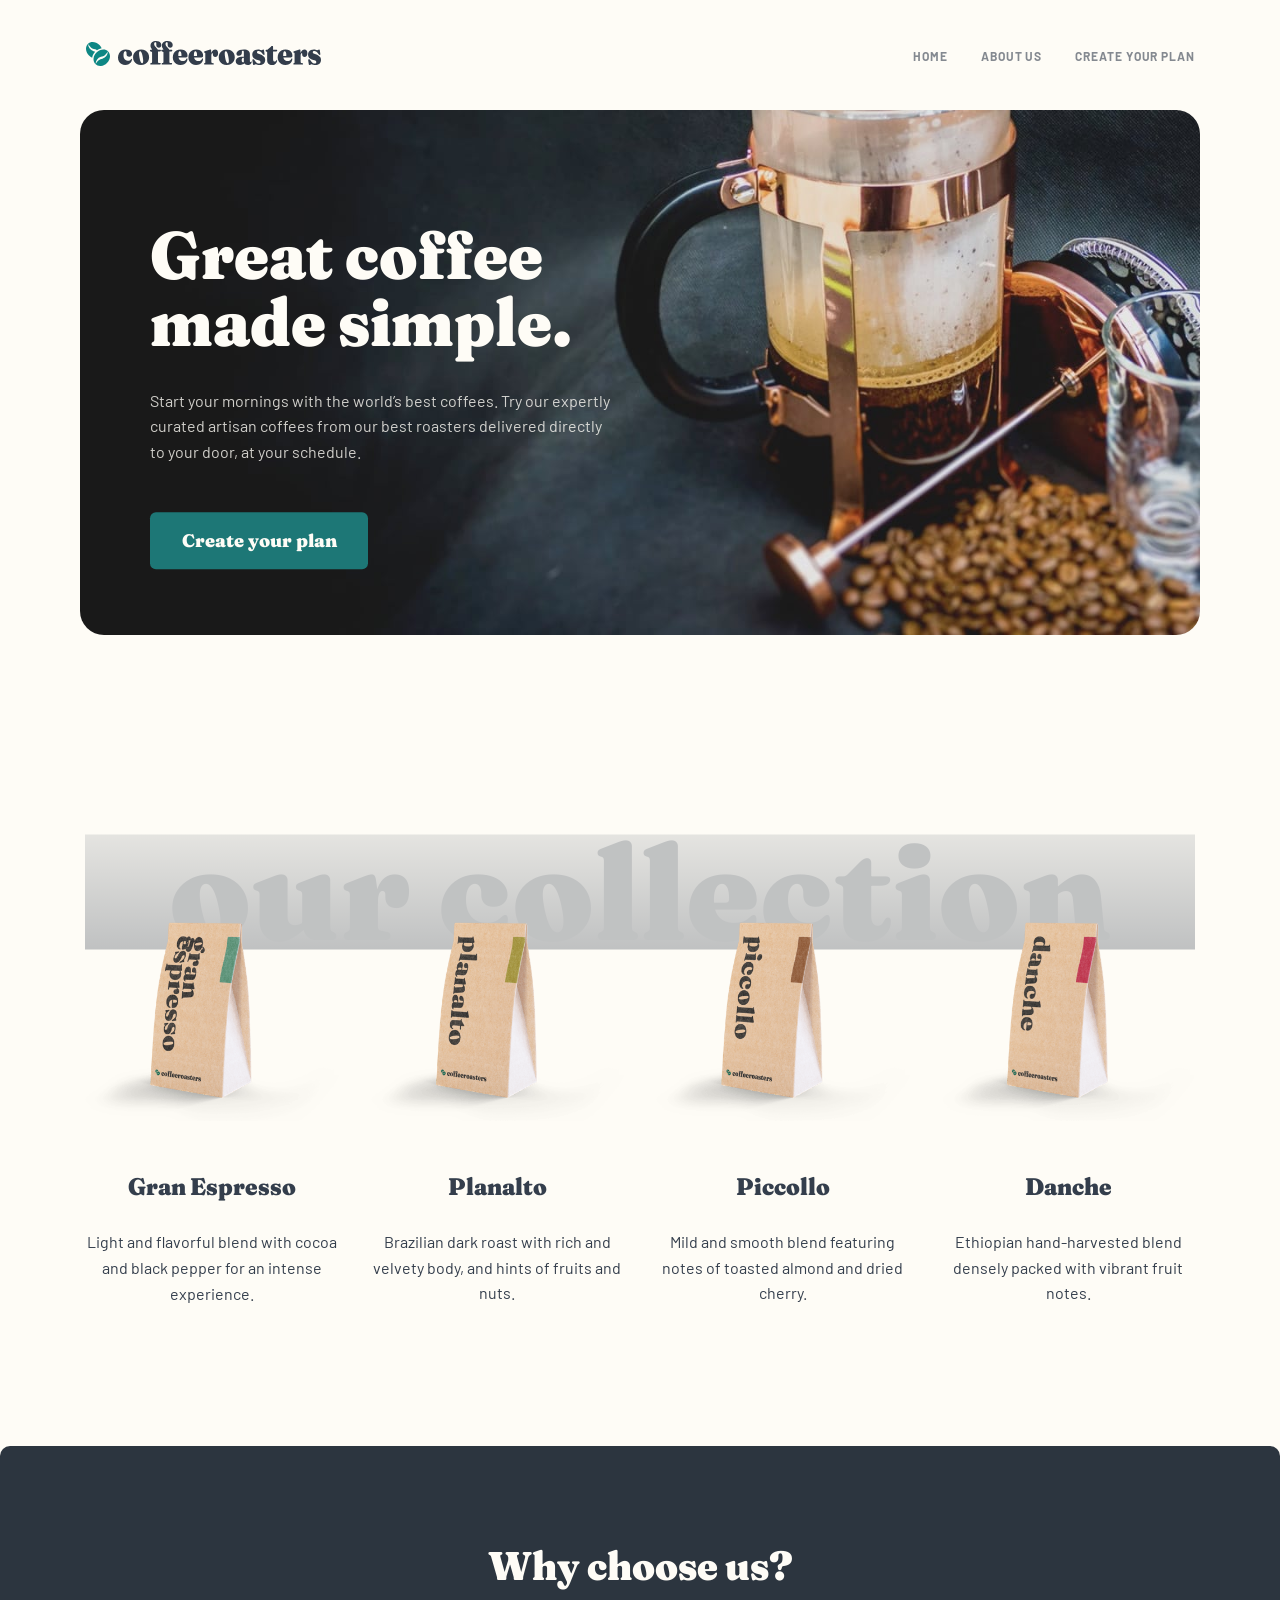
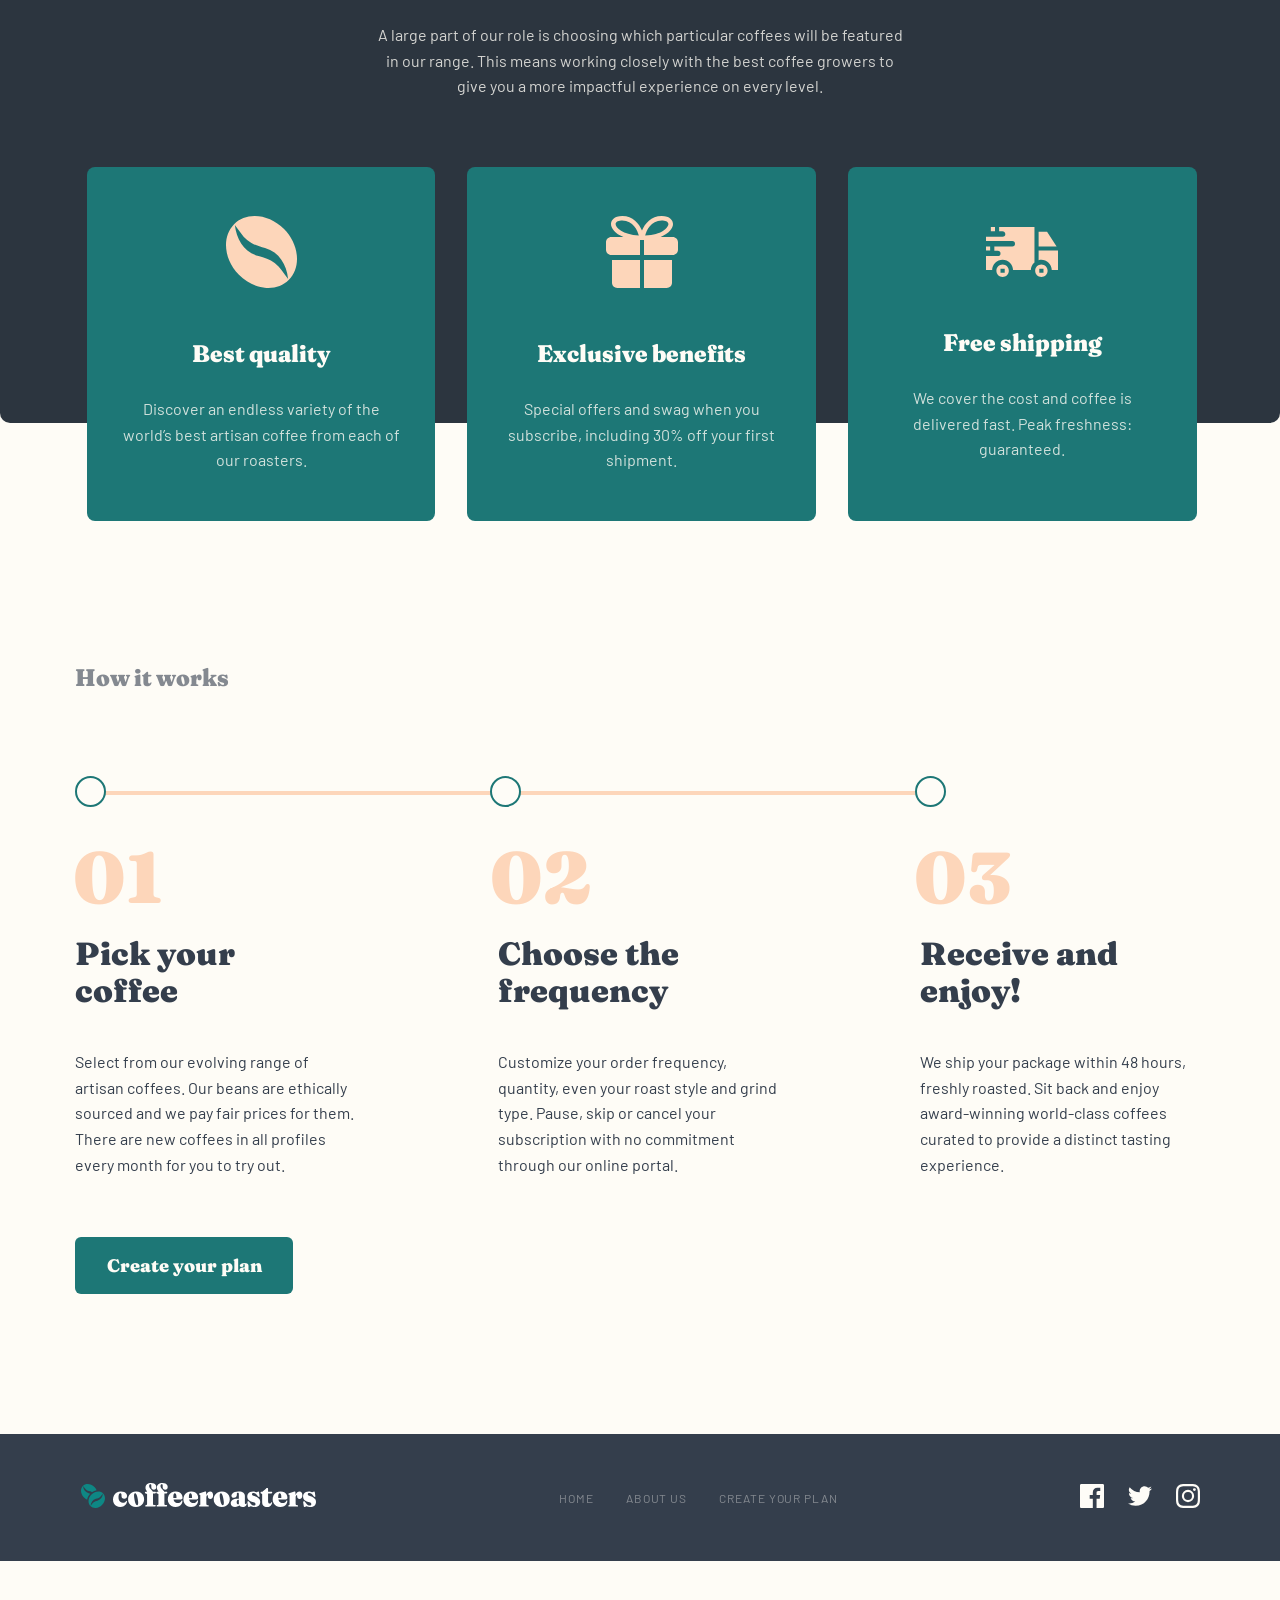
<file: index.html>
<!doctype html>
<html lang="en">
  <head>
    <meta charset="UTF-8" />
    <meta name="viewport" content="width=device-width, initial-scale=1.0" />

    <link
      rel="icon"
      type="image/png"
      sizes="32x32"
      href="./assets/favicon-32x32.png"
    />

    <title>Frontend Mentor | Coffeeroasters subscription site</title>
    <link rel="stylesheet" href="./css/normalize.css" />
    <link rel="stylesheet" href="./css/style.css" />
  </head>
  <body>
    <header class="header">
      <div class="header__logo">
        <a href="index.html">
          <img
            src="./assets/shared/desktop/logo.svg"
            alt="logo coffee roasters"
            class="logo"
        /></a>
      </div>
      <button
        class="menu__button open__button"
        aria-label="open Menu"
        aria-expanded="false"
        aria-controls="navbar"
      >
        <svg
          aria-hidden="true"
          width="16"
          height="15"
          xmlns="http://www.w3.org/2000/svg"
        >
          <path
            d="M14.5 12a1.5 1.5 0 010 3h-13a1.5 1.5 0 010-3h13zm0-6a1.5 1.5 0 010 3h-13a1.5 1.5 0 010-3h13zm0-6a1.5 1.5 0 010 3h-13a1.5 1.5 0 010-3h13z"
            fill="#333D4B"
            fill-rule="evenodd"
          />
        </svg>
      </button>
      <button class="menu__button close__button" aria-label="close Menu">
        <svg
          aria-hidden="true"
          width="14"
          height="13"
          xmlns="http://www.w3.org/2000/svg"
        >
          <path
            d="M12.657.843a1.5 1.5 0 010 2.121L9.12 6.5l3.536 3.536a1.5 1.5 0 11-2.121 2.12L7 8.622l-3.536 3.536a1.5 1.5 0 11-2.12-2.121L4.877 6.5 1.343 2.964A1.5 1.5 0 113.464.844L7 4.377 10.536.843a1.5 1.5 0 012.12 0z"
            fill="#333D4B"
            fill-rule="evenodd"
          />
        </svg>
      </button>
      <nav id="navbar">
        <ul>
          <li><a href="#">Home</a></li>
          <li><a href="about.html">About us</a></li>
          <li><a href="plan.html">Create your plan</a></li>
        </ul>
      </nav>
    </header>
    <main class="main home">
      <section class="home__hero">
        <!-- Браузер сам выберет и загрузит только 1 изображение из списка -->
        <picture class="home__picture">
          <source
            media="(min-width: 1024px)"
            srcset="./assets/home/desktop/image-hero-coffeepress.jpg"
          />
          <source
            media="(min-width: 768px)"
            srcset="./assets/home/tablet/image-hero-coffeepress.jpg"
          />
          <!-- Для мобильных (по умолчанию) -->
          <img
            src="./assets/home/mobile/image-hero-coffeepress.jpg"
            alt="image hero coffeepress"
            class="hero__img"
          />
        </picture>
        <div class="home__hero-content">
          <h1>Great coffee made simple.</h1>
          <p>
            Start your mornings with the world’s best coffees. Try our expertly
            curated artisan coffees from our best roasters delivered directly to
            your door, at your schedule.
          </p>
          <a href="plan.html" class="plan__link disabled">Create your plan</a>
        </div>
      </section>
      <section class="home__collection container">
        <h2>Our collection</h2>
        <ul class="collection__list">
          <li>
            <img
              src="./assets/home/desktop/image-gran-espresso.png"
              alt="image gran espresso"
            />
            <div class="collection__content">
              <h4>Gran Espresso</h4>
              <p>
                Light and flavorful blend with cocoa and black pepper for an
                intense experience.
              </p>
            </div>
          </li>
          <li>
            <img
              src="./assets/home/desktop/image-planalto.png"
              alt="image planalto"
            />
            <div class="collection__content">
              <h4>Planalto</h4>
              <p>
                Brazilian dark roast with rich and velvety body, and hints of
                fruits and nuts.
              </p>
            </div>
          </li>
          <li>
            <img
              src="./assets/home/desktop/image-piccollo.png"
              alt="image piccollo"
            />
            <div class="collection__content">
              <h4>Piccollo</h4>
              <p>
                Mild and smooth blend featuring notes of toasted almond and
                dried cherry.
              </p>
            </div>
          </li>
          <li>
            <img
              src="./assets/home/desktop/image-danche.png"
              alt="image danche"
            />
            <div class="collection__content">
              <h4>Danche</h4>
              <p>
                Ethiopian hand-harvested blend densely packed with vibrant fruit
                notes.
              </p>
            </div>
          </li>
        </ul>
      </section>
      <section class="home__choose">
        <h3>Why choose us?</h3>
        <p>
          A large part of our role is choosing which particular coffees will be
          featured in our range. This means working closely with the best coffee
          growers to give you a more impactful experience on every level.
        </p>
        <div class="choose__content container">
          <div class="choose__content-info">
            <img
              src="./assets/home/desktop/icon-coffee-bean.svg"
              alt="icon coffee bean"
            />
            <div class="choose__content-properties">
              <h5>Best quality</h5>
              <p>
                Discover an endless variety of the world’s best artisan coffee
                from each of our roasters.
              </p>
            </div>
          </div>
          <div class="choose__content-info">
            <img src="./assets/home/desktop/icon-gift.svg" alt="icon gift" />
            <div class="choose__content-properties">
              <h5>Exclusive benefits</h5>
              <p>
                Special offers and swag when you subscribe, including 30% off
                your first shipment.
              </p>
            </div>
          </div>
          <div class="choose__content-info">
            <img src="./assets/home/desktop/icon-truck.svg" alt="icon truck" />
            <div class="choose__content-properties">
              <h5>Free shipping</h5>
              <p>
                We cover the cost and coffee is delivered fast. Peak freshness:
                guaranteed.
              </p>
            </div>
          </div>
        </div>
      </section>
      <section class="home__works container">
        <h5>How it works</h5>
        <div><span></span><span></span><span></span></div>
        <ul>
          <li>
            <h4>Pick your coffee</h4>
            <p>
              Select from our evolving range of artisan coffees. Our beans are
              ethically sourced and we pay fair prices for them. There are new
              coffees in all profiles every month for you to try out.
            </p>
          </li>
          <li>
            <h4>Choose the frequency</h4>
            <p>
              Customize your order frequency, quantity, even your roast style
              and grind type. Pause, skip or cancel your subscription with no
              commitment through our online portal.
            </p>
          </li>
          <li>
            <h4>Receive and enjoy!</h4>
            <p>
              We ship your package within 48 hours, freshly roasted. Sit back
              and enjoy award-winning world-class coffees curated to provide a
              distinct tasting experience.
            </p>
          </li>
        </ul>
        <a href="plan.html" class="plan__link">Create your plan</a>
      </section>
    </main>
    <footer class="footer">
      <a href="#" class="footer__logo"><svg width="237" height="27" xmlns="http://www.w3.org/2000/svg"><g fill-rule="nonzero" fill="none"><path d="M40.237 24.95c1.304 0 2.444-.237 3.422-.71.978-.474 1.755-1.124 2.331-1.95.576-.827.907-1.78.994-2.86.011-.199-.019-.345-.09-.438a.374.374 0 00-.268-.157.623.623 0 00-.27.066c-.092.044-.22.143-.382.297-.294.562-.712.962-1.255 1.199-.544.237-1.217.355-2.021.355-.804 0-1.521-.21-2.152-.628-.63-.419-1.127-1.047-1.491-1.884-.364-.838-.546-1.874-.546-3.108 0-.86.079-1.581.236-2.165.158-.584.38-1.022.669-1.314.287-.292.61-.438.97-.438.358 0 .635.138.83.413.196.276.294.683.294 1.223v1.058c0 .893.23 1.595.693 2.108.461.512 1.138.768 2.029.768.87 0 1.556-.25 2.062-.752.505-.501.757-1.193.757-2.074 0-.838-.241-1.595-.725-2.273-.483-.678-1.184-1.215-2.102-1.612-.919-.396-2.046-.595-3.382-.595-1.565 0-2.934.35-4.108 1.05a7.38 7.38 0 00-2.746 2.86C33.33 14.594 33 15.963 33 17.495c0 1.587.315 2.934.945 4.041a6.4 6.4 0 002.584 2.537c1.092.584 2.328.876 3.708.876zm15.728-.033c1.619 0 3.04-.336 4.262-1.008 1.222-.672 2.179-1.584 2.869-2.735.69-1.152 1.034-2.455 1.034-3.91 0-1.531-.33-2.881-.994-4.05a7.107 7.107 0 00-2.77-2.743c-1.185-.661-2.57-.992-4.157-.992-1.597 0-3.01.342-4.237 1.025-1.228.683-2.19 1.606-2.885 2.769-.696 1.162-1.043 2.47-1.043 3.925 0 1.521.331 2.86.994 4.017a7.067 7.067 0 002.779 2.719c1.19.656 2.572.983 4.148.983zm1.239-1.719c-.337.066-.666-.082-.987-.446-.32-.364-.624-.975-.912-1.835-.288-.86-.563-1.989-.823-3.388-.25-1.4-.392-2.551-.424-3.455-.033-.903.032-1.586.195-2.05.163-.462.413-.732.75-.81.337-.065.666.084.986.447.32.364.628.975.921 1.835.294.86.57 1.989.831 3.388.261 1.4.405 2.554.432 3.463.027.91-.043 1.595-.212 2.058-.168.463-.42.727-.757.793zm17.781 1.422c.511 0 .766-.254.766-.76 0-.22-.06-.394-.179-.521-.12-.127-.304-.207-.554-.24l-1.402-.215a.589.589 0 01-.448-.297c-.092-.166-.138-.402-.138-.711V11.579h1.157c.608 0 1.054-.105 1.336-.315.283-.209.424-.479.424-.81 0-.22-.068-.382-.204-.487-.136-.105-.328-.157-.578-.157H72.75l-.015-.087a1.998 1.998 0 00-.264-.64l-.07-.108a8.286 8.286 0 00-.905-1.09 36.96 36.96 0 01-1.075-1.158 6.526 6.526 0 01-.905-1.297 3.138 3.138 0 01-.367-1.488c0-.518.104-.914.31-1.19.207-.275.51-.413.913-.413.315 0 .549.09.7.273.153.181.229.465.229.85v1.472c0 .837.239 1.51.717 2.016.478.507 1.108.76 1.89.76.707 0 1.286-.217 1.736-.652.451-.435.677-1.088.677-1.959 0-.738-.19-1.419-.57-2.041-.38-.623-.954-1.121-1.72-1.496S72.302 1 71.139 1c-1.804 0-3.195.433-4.173 1.298-.977.865-1.466 2.019-1.466 3.462 0 .606.081 1.116.244 1.53.163.412.348.768.554 1.065l.554.802c.123.178.199.363.23.556l.01.097h-1.43a.83.83 0 00-.508.145L65.1 10a.637.637 0 00-.203.488c0 .198.054.366.162.504.11.137.288.267.538.388l.946.314c.206.088.347.185.423.29a.643.643 0 01.115.388v9.554c0 .286-.05.507-.147.66a.73.73 0 01-.408.315l-.7.215a.978.978 0 00-.432.297.77.77 0 00-.139.48c0 .231.068.41.204.537.136.126.312.19.53.19h8.996zm11.377 0c.51 0 .766-.254.766-.76 0-.22-.06-.394-.18-.521-.119-.127-.304-.207-.554-.24l-1.401-.215a.589.589 0 01-.448-.297c-.093-.166-.139-.402-.139-.711V11.579h1.157c.609 0 1.054-.105 1.337-.315.282-.209.423-.479.423-.81 0-.22-.067-.382-.203-.487-.136-.105-.329-.157-.579-.157h-2.414l-.015-.087a1.998 1.998 0 00-.264-.64l-.07-.108a8.286 8.286 0 00-.904-1.09 36.96 36.96 0 01-1.076-1.158 6.526 6.526 0 01-.904-1.297 3.138 3.138 0 01-.367-1.488c0-.518.103-.914.31-1.19.206-.275.51-.413.912-.413.315 0 .55.09.701.273.152.181.228.465.228.85v1.472c0 .837.24 1.51.718 2.016.478.507 1.108.76 1.89.76.706 0 1.285-.217 1.736-.652.45-.435.676-1.088.676-1.959 0-.738-.19-1.419-.57-2.041-.38-.623-.954-1.121-1.72-1.496S83.678 1 82.515 1c-1.803 0-3.194.433-4.172 1.298-.978.865-1.467 2.019-1.467 3.462 0 .606.082 1.116.245 1.53.163.412.347.768.554 1.065l.554.802c.122.178.198.363.229.556l.011.097h-1.43a.83.83 0 00-.509.145l-.053.045a.637.637 0 00-.204.488c0 .198.054.366.163.504.109.137.288.267.538.388l.945.314c.207.088.348.185.424.29a.643.643 0 01.114.388v9.554c0 .286-.049.507-.147.66a.73.73 0 01-.407.315l-.701.215a.978.978 0 00-.432.297.77.77 0 00-.138.48c0 .231.067.41.203.537.136.126.313.19.53.19h8.997zm9.11.33c1.38 0 2.598-.27 3.652-.81 1.054-.54 1.874-1.258 2.46-2.157.588-.898.881-1.887.881-2.966 0-.21-.038-.359-.114-.447a.353.353 0 00-.277-.132.64.64 0 00-.27.074c-.102.05-.22.146-.35.29-.228.705-.676 1.256-1.344 1.653-.668.396-1.437.595-2.306.595-1.359 0-2.445-.466-3.26-1.397-.478-.546-.816-1.273-1.013-2.18l-.016-.076h7.45c.472 0 .841-.125 1.11-.374l.064-.064c.272-.292.407-.692.407-1.199 0-1.168-.274-2.228-.823-3.181-.548-.954-1.333-1.708-2.355-2.265-1.021-.556-2.238-.835-3.65-.835-1.663 0-3.087.33-4.271.992a6.684 6.684 0 00-2.714 2.769c-.624 1.184-.937 2.564-.937 4.14 0 1.499.323 2.818.97 3.959A6.821 6.821 0 0091.463 24c1.152.634 2.489.95 4.01.95zm-2.127-8.878a12.966 12.966 0 01-.024-.791c0-1.036.076-1.851.229-2.446.152-.595.347-1.017.586-1.265.24-.248.506-.372.799-.372.38 0 .736.325 1.068.976.33.65.497 1.73.497 3.24 0 .462-.207.693-.62.693h-2.533l-.002-.035zm17.71 8.878c1.38 0 2.596-.27 3.65-.81 1.054-.54 1.875-1.258 2.461-2.157.587-.898.88-1.887.88-2.966 0-.21-.038-.359-.114-.447a.353.353 0 00-.277-.132.64.64 0 00-.269.074c-.103.05-.22.146-.35.29-.228.705-.676 1.256-1.345 1.653-.668.396-1.437.595-2.306.595-1.358 0-2.445-.466-3.26-1.397-.477-.546-.815-1.273-1.013-2.18l-.016-.076h7.451c.471 0 .841-.125 1.109-.374l.065-.064c.271-.292.407-.692.407-1.199 0-1.168-.274-2.228-.823-3.181-.549-.954-1.334-1.708-2.355-2.265-1.022-.556-2.239-.835-3.651-.835-1.663 0-3.086.33-4.27.992a6.684 6.684 0 00-2.714 2.769c-.625 1.184-.937 2.564-.937 4.14 0 1.499.323 2.818.97 3.959A6.821 6.821 0 00107.044 24c1.152.634 2.488.95 4.01.95zm-2.129-8.878a12.966 12.966 0 01-.023-.791c0-1.036.076-1.851.228-2.446.152-.595.348-1.017.587-1.265s.505-.372.798-.372c.38 0 .737.325 1.068.976.331.65.497 1.73.497 3.24 0 .462-.206.693-.62.693h-2.533l-.002-.035zm19.079 8.548c.26 0 .46-.069.595-.207a.732.732 0 00.204-.537.82.82 0 00-.147-.488c-.098-.137-.26-.223-.489-.256l-1.222-.248a.647.647 0 01-.457-.339c-.098-.181-.146-.427-.146-.735v-5.818c0-.65.038-1.185.114-1.604.076-.418.187-.73.334-.933.146-.204.318-.306.513-.306.196 0 .337.071.424.215.087.143.136.341.147.595l.016.66c.022.75.225 1.329.611 1.736.386.408.98.612 1.785.612.826 0 1.5-.298 2.02-.893.522-.595.783-1.526.783-2.793 0-1.278-.25-2.231-.75-2.86-.5-.628-1.217-.942-2.151-.942-.771 0-1.483.24-2.135.72-.652.479-1.176 1.211-1.573 2.198a6.529 6.529 0 00-.182.515l-.028.094-.124-2.568c-.029-.304-.082-.525-.158-.663l-.03-.048c-.092-.132-.23-.198-.415-.198-.13 0-.288.022-.473.066a4.95 4.95 0 00-.684.231l-4.63 1.34c-.26.098-.445.217-.553.355a.74.74 0 00-.163.47.64.64 0 00.106.38c.07.1.182.194.334.282l.424.05a.618.618 0 01.301.272c.06.116.09.306.09.57v8.397c0 .33-.027.568-.082.71a.552.552 0 01-.293.315l-.375.149c-.141.099-.253.206-.334.322a.743.743 0 00-.122.438c0 .231.068.413.203.545.136.133.324.199.563.199h8.149zm13.626.297c1.619 0 3.04-.336 4.262-1.008 1.222-.672 2.178-1.584 2.868-2.735.69-1.152 1.035-2.455 1.035-3.91 0-1.531-.331-2.881-.994-4.05a7.107 7.107 0 00-2.77-2.743c-1.185-.661-2.57-.992-4.157-.992-1.597 0-3.01.342-4.238 1.025-1.227.683-2.189 1.606-2.884 2.769-.696 1.162-1.043 2.47-1.043 3.925 0 1.521.33 2.86.994 4.017a7.067 7.067 0 002.779 2.719c1.19.656 2.572.983 4.148.983zm1.238-1.719c-.336.066-.665-.082-.986-.446-.32-.364-.624-.975-.912-1.835-.288-.86-.563-1.989-.824-3.388-.25-1.4-.39-2.551-.423-3.455-.033-.903.032-1.586.195-2.05.163-.462.413-.732.75-.81.337-.065.666.084.986.447.32.364.628.975.921 1.835.293.86.57 1.989.831 3.388.261 1.4.405 2.554.432 3.463.027.91-.043 1.595-.212 2.058-.168.463-.42.727-.758.793zm19.852 1.752c.913 0 1.663-.168 2.25-.504.586-.336 1.023-.735 1.311-1.198.288-.463.432-.887.432-1.273a.751.751 0 00-.106-.413.324.324 0 00-.285-.165.32.32 0 00-.147.033.325.325 0 00-.114.099c-.054.198-.138.336-.252.413a.643.643 0 01-.367.116c-.185 0-.323-.064-.416-.19-.092-.127-.138-.295-.138-.504v-7.306c0-1.455-.492-2.581-1.475-3.38-.984-.8-2.524-1.199-4.62-1.199-1.63 0-2.992.204-4.084.612-1.092.408-1.912.928-2.46 1.562-.55.634-.824 1.28-.824 1.942 0 .705.204 1.242.611 1.612.408.369.997.553 1.769.553.945 0 1.69-.256 2.233-.768.543-.513.815-1.177.815-1.992v-1.256c0-.309.095-.548.285-.72.19-.17.426-.255.709-.255.304 0 .546.113.725.338.18.226.27.532.27.918l-.001 4.818-.087-.019a5.455 5.455 0 00-.91-.087l-.176-.001c-2.337 0-4.078.396-5.224 1.19-1.146.793-1.72 1.9-1.72 3.322 0 1.08.394 1.967 1.182 2.661.788.694 1.834 1.041 3.137 1.041.978 0 1.891-.2 2.739-.603.635-.302 1.152-.698 1.55-1.188l.022-.03.024.075c.125.357.354.677.688.96l.103.084c.603.468 1.454.702 2.551.702zm-4.563-2.578c-.435 0-.786-.18-1.052-.537-.266-.358-.4-.907-.4-1.645 0-.771.129-1.355.384-1.752s.595-.595 1.019-.595c.25 0 .467.025.652.074l.08.025v4.242l-.052.03c-.174.09-.353.142-.538.155l-.093.003zM174.212 25c1.934 0 3.417-.446 4.45-1.339 1.032-.892 1.548-2.11 1.548-3.653 0-.936-.174-1.757-.522-2.463-.348-.705-.956-1.33-1.825-1.876-.87-.545-2.092-1.06-3.668-1.545-.586-.187-1.04-.377-1.36-.57-.321-.193-.541-.4-.66-.62-.12-.22-.18-.457-.18-.71 0-.376.136-.679.408-.91.271-.231.673-.347 1.206-.347.739 0 1.437.248 2.094.744.657.496 1.383 1.344 2.176 2.545.206.254.413.438.62.554.206.116.401.151.586.107a.574.574 0 00.424-.454c.054-.237.043-.576-.033-1.017l-.424-3.041c-.043-.32-.125-.545-.244-.678a.607.607 0 00-.473-.198c-.174 0-.39.06-.652.182-.26.121-.519.245-.774.372-.255.126-.448.19-.578.19-.12 0-.297-.066-.53-.199-.234-.132-.562-.264-.986-.396-.424-.133-.973-.199-1.646-.199-1.12 0-2.127.204-3.024.612-.896.408-1.603.989-2.119 1.744-.516.755-.774 1.655-.774 2.702 0 .926.193 1.736.579 2.43.386.694.975 1.29 1.768 1.785.793.496 1.793.898 3 1.207.781.209 1.382.421 1.8.636.418.215.706.45.864.703.158.253.236.534.236.842 0 .408-.136.744-.407 1.009-.272.264-.685.396-1.239.396a3.417 3.417 0 01-1.491-.338c-.473-.226-.96-.615-1.459-1.166-.5-.55-1.06-1.305-1.679-2.264-.184-.254-.394-.43-.627-.53a.84.84 0 00-.71.017c-.227.089-.374.276-.44.562-.064.287-.048.64.05 1.058l.505 3.29c.076.33.185.55.326.66.141.11.293.166.456.166.185 0 .41-.06.677-.182l.798-.363c.267-.122.481-.182.644-.182.163 0 .378.06.644.182a7.51 7.51 0 001.043.363c.43.121.97.182 1.622.182zm12.908-.05c.978 0 1.826-.19 2.543-.57a4.366 4.366 0 001.703-1.587c.418-.677.666-1.462.742-2.355.01-.253-.025-.421-.106-.504a.242.242 0 00-.286-.058c-.13.198-.266.397-.407.595-.141.198-.29.377-.448.537-.158.16-.334.29-.53.389-.195.099-.407.148-.636.148-.532 0-.937-.198-1.214-.595-.277-.396-.415-1.008-.415-1.834v-7.537h2.444c.555 0 .97-.096 1.244-.286l.06-.045c.272-.22.408-.485.408-.793 0-.22-.065-.383-.196-.488-.13-.105-.315-.157-.554-.157h-3.407V6.85c0-.294-.055-.518-.167-.672l-.044-.055c-.142-.154-.337-.231-.587-.231a1.21 1.21 0 00-.652.206 2.83 2.83 0 00-.652.603l-3.015 2.53c-.185.23-.332.385-.44.462a.541.541 0 01-.31.116h-.799a.861.861 0 00-.603.223.738.738 0 00-.244.57c0 .188.027.345.081.471.055.127.174.235.359.323l.766.248c.174.077.283.176.326.297.043.121.065.298.065.53v7.47c0 1.73.416 2.997 1.247 3.802.831.804 2.073 1.206 3.724 1.206zm13.218 0c1.38 0 2.597-.27 3.651-.81 1.054-.54 1.875-1.258 2.462-2.157.586-.898.88-1.887.88-2.966 0-.21-.038-.359-.114-.447a.353.353 0 00-.278-.132.64.64 0 00-.268.074c-.104.05-.22.146-.35.29-.23.705-.677 1.256-1.346 1.653-.668.396-1.437.595-2.306.595-1.358 0-2.445-.466-3.26-1.397-.477-.546-.815-1.273-1.013-2.18l-.016-.076h7.451c.472 0 .841-.125 1.109-.374l.065-.064c.271-.292.407-.692.407-1.199 0-1.168-.274-2.228-.823-3.181-.549-.954-1.334-1.708-2.355-2.265-1.022-.556-2.238-.835-3.651-.835-1.662 0-3.086.33-4.27.992a6.684 6.684 0 00-2.714 2.769c-.625 1.184-.937 2.564-.937 4.14 0 1.499.323 2.818.97 3.959A6.821 6.821 0 00196.329 24c1.152.634 2.488.95 4.01.95zm-2.128-8.878a12.966 12.966 0 01-.023-.791c0-1.036.076-1.851.228-2.446.152-.595.348-1.017.587-1.265.24-.248.505-.372.799-.372.38 0 .736.325 1.067.976.332.65.497 1.73.497 3.24 0 .462-.206.693-.619.693h-2.534l-.002-.035zm19.08 8.548c.26 0 .458-.069.594-.207a.732.732 0 00.204-.537.82.82 0 00-.147-.488c-.098-.137-.26-.223-.489-.256l-1.222-.248a.647.647 0 01-.457-.339c-.097-.181-.146-.427-.146-.735v-5.818c0-.65.038-1.185.114-1.604.076-.418.187-.73.334-.933.147-.204.318-.306.513-.306.196 0 .337.071.424.215.087.143.136.341.147.595l.016.66c.022.75.225 1.329.611 1.736.386.408.98.612 1.785.612.826 0 1.5-.298 2.021-.893.522-.595.782-1.526.782-2.793 0-1.278-.25-2.231-.75-2.86-.5-.628-1.216-.942-2.15-.942-.772 0-1.484.24-2.136.72-.652.479-1.176 1.211-1.573 2.198a6.529 6.529 0 00-.182.515l-.028.095-.124-2.569c-.029-.304-.081-.525-.158-.663l-.03-.048c-.092-.132-.23-.198-.415-.198-.13 0-.288.022-.473.066a4.95 4.95 0 00-.684.231l-4.629 1.34c-.26.098-.446.217-.554.355a.74.74 0 00-.163.47.64.64 0 00.106.38c.07.1.182.194.334.282l.424.05a.618.618 0 01.301.272c.06.116.09.306.09.57v8.397c0 .33-.027.568-.082.71a.552.552 0 01-.293.315l-.375.149c-.141.099-.253.206-.334.322a.743.743 0 00-.122.438c0 .231.068.413.203.545.136.133.324.199.563.199h8.15zm12.712.38c1.934 0 3.417-.446 4.45-1.339 1.032-.892 1.548-2.11 1.548-3.653 0-.936-.174-1.757-.522-2.463-.347-.705-.956-1.33-1.825-1.876-.87-.545-2.092-1.06-3.667-1.545-.587-.187-1.04-.377-1.361-.57-.32-.193-.54-.4-.66-.62-.12-.22-.18-.457-.18-.71 0-.376.136-.679.408-.91.272-.231.674-.347 1.206-.347.739 0 1.437.248 2.094.744.658.496 1.383 1.344 2.176 2.545.207.254.413.438.62.554.206.116.402.151.586.107a.574.574 0 00.424-.454c.054-.237.044-.576-.032-1.017l-.424-3.041c-.044-.32-.125-.545-.245-.678a.607.607 0 00-.472-.198c-.174 0-.392.06-.652.182-.261.121-.52.245-.774.372-.256.126-.449.19-.58.19-.119 0-.295-.066-.529-.199-.233-.132-.562-.264-.986-.396-.424-.133-.972-.199-1.646-.199-1.12 0-2.127.204-3.023.612-.897.408-1.603.989-2.12 1.744-.515.755-.773 1.655-.773 2.702 0 .926.192 1.736.578 2.43.386.694.975 1.29 1.769 1.785.793.496 1.792.898 2.999 1.207.782.209 1.382.421 1.8.636.419.215.707.45.864.703.158.253.237.534.237.842 0 .408-.136.744-.408 1.009-.271.264-.684.396-1.238.396a3.417 3.417 0 01-1.492-.338c-.472-.226-.959-.615-1.459-1.166-.5-.55-1.059-1.305-1.678-2.264-.185-.254-.394-.43-.628-.53a.84.84 0 00-.709.017c-.228.089-.375.276-.44.562-.065.287-.049.64.049 1.058l.505 3.29c.076.33.185.55.326.66.142.11.294.166.457.166.184 0 .41-.06.676-.182l.799-.363c.266-.122.48-.182.643-.182.163 0 .378.06.644.182a7.51 7.51 0 001.043.363c.43.121.97.182 1.622.182z" fill="#333D4B"/><path d="M23.123 11.378c2.89 2.89 2.387 8.1-1.126 11.613-1.688 1.687-3.813 2.74-5.987 2.965-.29.029-.576.044-.856.044-1.87 0-3.539-.656-4.769-1.886-1.416-1.414-2.07-3.412-1.839-5.625.224-2.173 1.277-4.299 2.964-5.986 3.515-3.512 8.724-4.019 11.613-1.125zm-.18.18c-.961 1.16-1.67 2.482-2.851 3.453-1.257 1.033-2.64 1.41-4.161 1.85-3.338.97-4.988 3.791-5.369 7.075 1.043-1.253 1.808-2.657 3.125-3.663 1.152-.88 2.398-1.227 3.754-1.598 3.411-.936 5.105-3.781 5.502-7.117zM14.49 5.003a10.573 10.573 0 012.165 3.151c-1.68.29-3.308.992-4.75 2.046a7.17 7.17 0 00-1.837-.84c-1.519-.44-2.903-.816-4.16-1.85-1.18-.971-1.889-2.296-2.852-3.454.396 3.336 2.091 6.182 5.502 7.118.576.157 1.128.32 1.666.511-1.626 1.713-2.696 3.8-3.07 5.97A10.607 10.607 0 014 15.491C.492 11.978-.014 6.768 2.877 3.878 5.766.986 10.975 1.49 14.489 5.003z" fill="#0E8784"/></g></svg></a>
      <nav>
        <ul>
          <li><a href="#">Home</a></li>
          <li><a href="about.html">About us</a></li>
          <li><a href="plan.html">Create your plan</a></li>
        </ul>
      </nav>
      <div class="footer__social">
        <button><svg xmlns="http://www.w3.org/2000/svg" width="24" height="24"><path fill="#FEFCF7" d="M22.675 0H1.325C.593 0 0 .593 0 1.325v21.351C0 23.407.593 24 1.325 24H12.82v-9.294H9.692v-3.622h3.128V8.413c0-3.1 1.893-4.788 4.659-4.788 1.325 0 2.463.099 2.795.143v3.24l-1.918.001c-1.504 0-1.795.715-1.795 1.763v2.313h3.587l-.467 3.622h-3.12V24h6.116c.73 0 1.323-.593 1.323-1.325V1.325C24 .593 23.407 0 22.675 0z"/></svg></button>
        <button><svg xmlns="http://www.w3.org/2000/svg" width="24" height="20"><path fill="#FEFCF7" d="M24 2.557a9.83 9.83 0 01-2.828.775A4.932 4.932 0 0023.337.608a9.864 9.864 0 01-3.127 1.195A4.916 4.916 0 0016.616.248c-3.179 0-5.515 2.966-4.797 6.045A13.978 13.978 0 011.671 1.149a4.93 4.93 0 001.523 6.574 4.903 4.903 0 01-2.229-.616c-.054 2.281 1.581 4.415 3.949 4.89a4.935 4.935 0 01-2.224.084 4.928 4.928 0 004.6 3.419A9.9 9.9 0 010 17.54a13.94 13.94 0 007.548 2.212c9.142 0 14.307-7.721 13.995-14.646A10.025 10.025 0 0024 2.557z"/></svg></button>
        <button><svg xmlns="http://www.w3.org/2000/svg" width="24" height="24"><path fill="#FEFCF7" d="M12 2.163c3.204 0 3.584.012 4.85.07 3.252.148 4.771 1.691 4.919 4.919.058 1.265.069 1.645.069 4.849 0 3.205-.012 3.584-.069 4.849-.149 3.225-1.664 4.771-4.919 4.919-1.266.058-1.644.07-4.85.07-3.204 0-3.584-.012-4.849-.07-3.26-.149-4.771-1.699-4.919-4.92-.058-1.265-.07-1.644-.07-4.849 0-3.204.013-3.583.07-4.849.149-3.227 1.664-4.771 4.919-4.919 1.266-.057 1.645-.069 4.849-.069zM12 0C8.741 0 8.333.014 7.053.072 2.695.272.273 2.69.073 7.052.014 8.333 0 8.741 0 12c0 3.259.014 3.668.072 4.948.2 4.358 2.618 6.78 6.98 6.98C8.333 23.986 8.741 24 12 24c3.259 0 3.668-.014 4.948-.072 4.354-.2 6.782-2.618 6.979-6.98.059-1.28.073-1.689.073-4.948 0-3.259-.014-3.667-.072-4.947-.196-4.354-2.617-6.78-6.979-6.98C15.668.014 15.259 0 12 0zm0 5.838a6.162 6.162 0 100 12.324 6.162 6.162 0 000-12.324zM12 16a4 4 0 110-8 4 4 0 010 8zm6.406-11.845a1.44 1.44 0 100 2.881 1.44 1.44 0 000-2.881z"/></svg></button>
      </div>
    </footer>
    <script src="app.js" defer></script>
  </body>
</html>
</file>
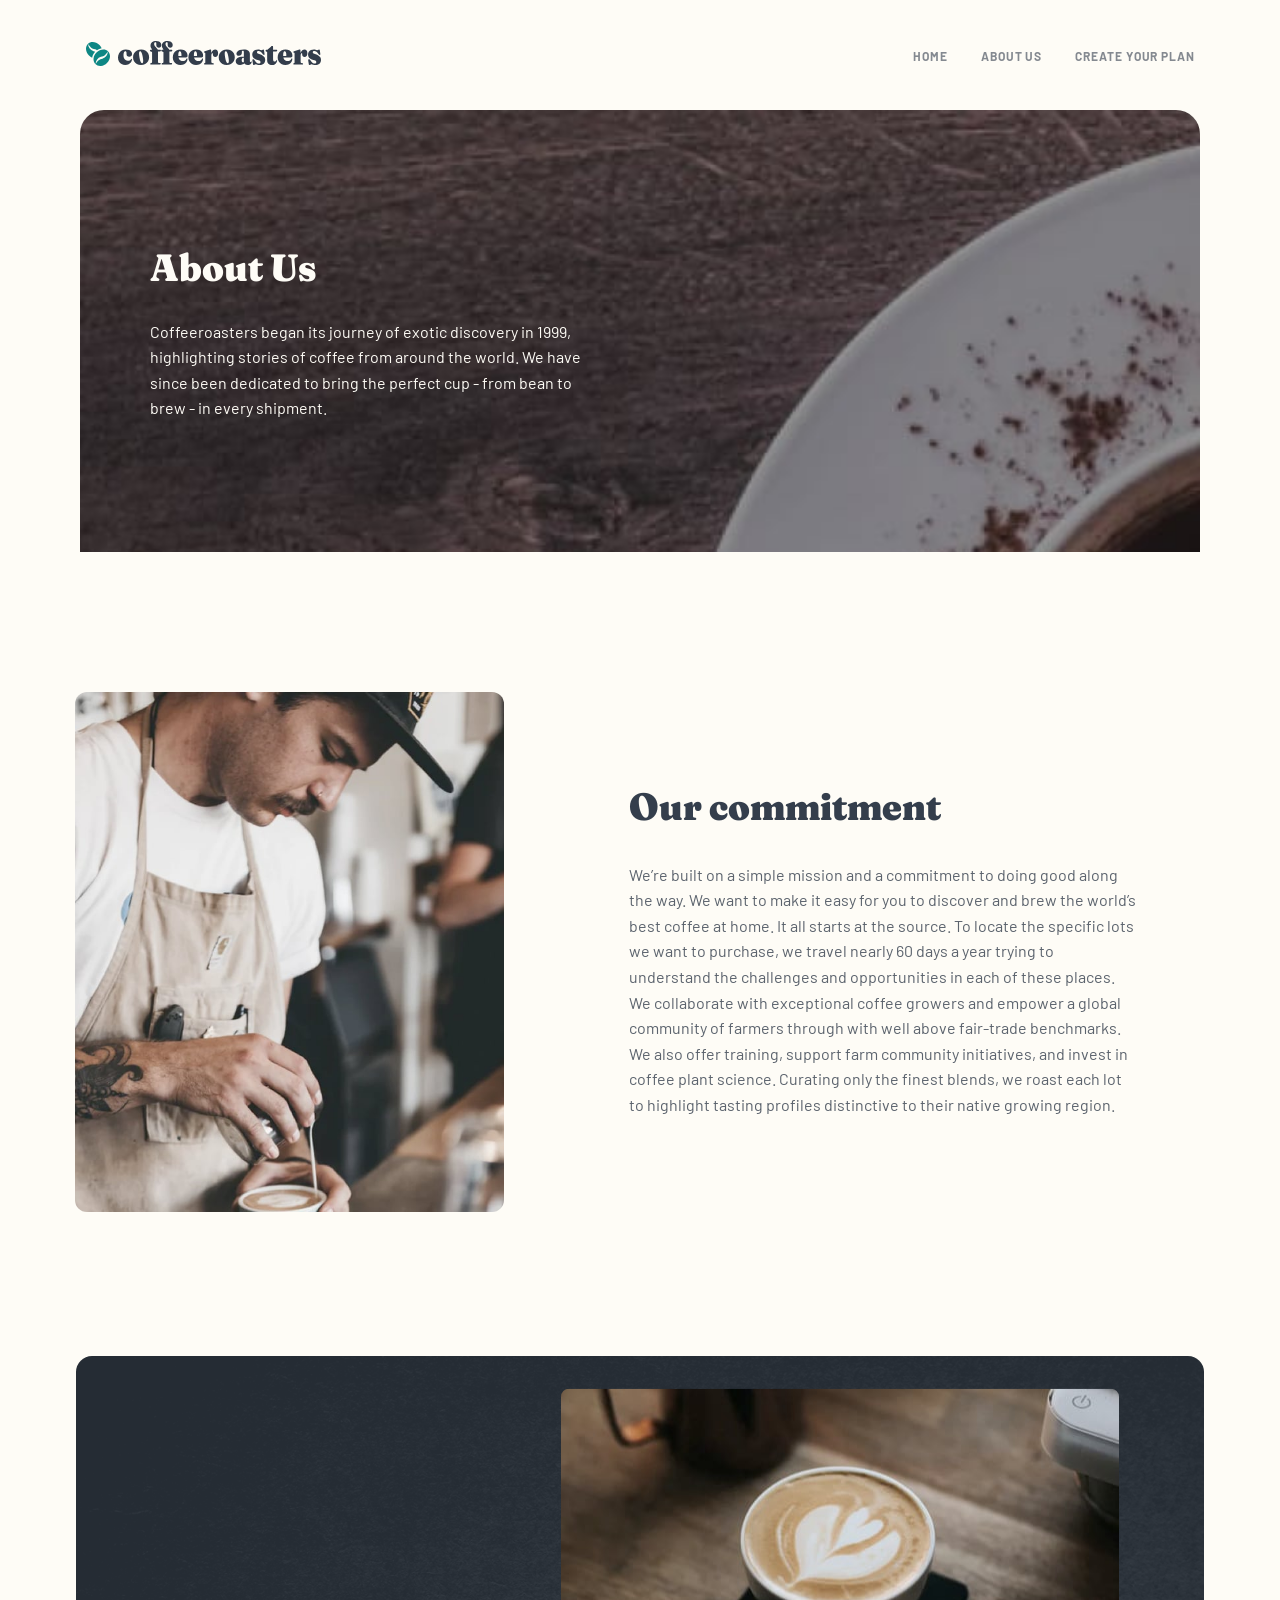
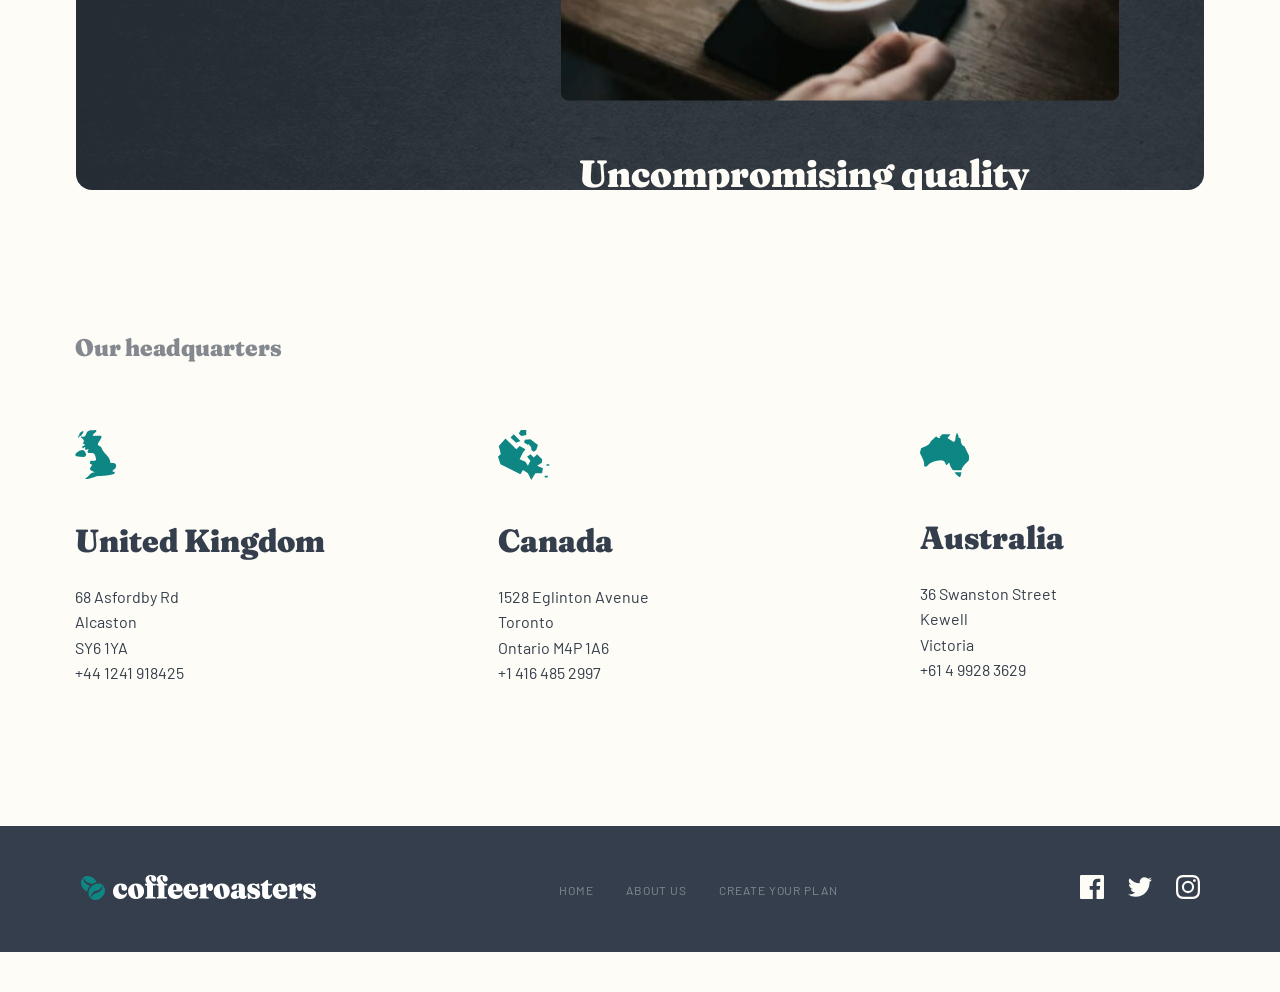
<file: about.html>
<!doctype html>
<html lang="en">
  <head>
    <meta charset="UTF-8" />
    <meta name="viewport" content="width=device-width, initial-scale=1.0" />

    <link
      rel="icon"
      type="image/png"
      sizes="32x32"
      href="./assets/favicon-32x32.png"
    />

    <title>Frontend Mentor | Coffeeroasters subscription site</title>
    <link rel="stylesheet" href="./css/normalize.css" />
    <link rel="stylesheet" href="./css/style.css" />
  </head>

  <body>
    <header class="header">
      <div class="header__logo">
        <a href="index.html">
          <img
            src="./assets/shared/desktop/logo.svg"
            alt="logo coffee roasters"
            class="logo"
        /></a>
      </div>
      <button
        class="menu__button open__button"
        aria-label="open Menu"
        aria-expanded="false"
        aria-controls="navbar"
      >
        <svg
          aria-hidden="true"
          width="16"
          height="15"
          xmlns="http://www.w3.org/2000/svg"
        >
          <path
            d="M14.5 12a1.5 1.5 0 010 3h-13a1.5 1.5 0 010-3h13zm0-6a1.5 1.5 0 010 3h-13a1.5 1.5 0 010-3h13zm0-6a1.5 1.5 0 010 3h-13a1.5 1.5 0 010-3h13z"
            fill="#333D4B"
            fill-rule="evenodd"
          />
        </svg>
      </button>
      <button class="menu__button close__button" aria-label="close Menu">
        <svg
          aria-hidden="true"
          width="14"
          height="13"
          xmlns="http://www.w3.org/2000/svg"
        >
          <path
            d="M12.657.843a1.5 1.5 0 010 2.121L9.12 6.5l3.536 3.536a1.5 1.5 0 11-2.121 2.12L7 8.622l-3.536 3.536a1.5 1.5 0 11-2.12-2.121L4.877 6.5 1.343 2.964A1.5 1.5 0 113.464.844L7 4.377 10.536.843a1.5 1.5 0 012.12 0z"
            fill="#333D4B"
            fill-rule="evenodd"
          />
        </svg>
      </button>
      <nav id="navbar">
        <ul>
          <li><a href="index.html">Home</a></li>
          <li><a href="#">About us</a></li>
          <li><a href="plan.html">Create your plan</a></li>
        </ul>
      </nav>
    </header>
    <main class="main">
      <section class="about__hero">
        <picture class="hero__picture">
          <source
            media="(min-width: 1024px)"
            srcset="./assets/about/desktop/image-hero-whitecup.jpg"
          />
          <source
            media="(min-width: 768px)"
            srcset="./assets/about/tablet/image-hero-whitecup.jpg"
          />
          <!-- Для мобильных (по умолчанию) -->
          <img
            src="./assets/about/mobile/image-hero-whitecup.jpg"
            alt="image about hero whitecup"
            class="hero__img"
          />
        </picture>
        <div class="about__hero-content">
          <h3>About us</h3>
          <p>
            Coffeeroasters began its journey of exotic discovery in 1999,
            highlighting stories of coffee from around the world. We have since
            been dedicated to bring the perfect cup - from bean to brew - in
            every shipment.
          </p>
        </div>
      </section>
      <section class="about__commitment container">
        <picture class="commitment__picture">
          <source
            media="(min-width: 1024px)"
            srcset="./assets/about/desktop/image-commitment.jpg"
          />
          <source
            media="(min-width: 768px)"
            srcset="./assets/about/tablet/image-commitment.jpg"
          />
          <!-- Для мобильных (по умолчанию) -->
          <img
            src="./assets/about/mobile/image-commitment.jpg"
            alt="image about commitment"
            class="commitment__img"
          />
        </picture>
        <div class="commitment__content">
          <h3>Our commitment</h3>
          <p>
            We’re built on a simple mission and a commitment to doing good along
            the way. We want to make it easy for you to discover and brew the
            world’s best coffee at home. It all starts at the source. To locate
            the specific lots we want to purchase, we travel nearly 60 days a
            year trying to understand the challenges and opportunities in each
            of these places. We collaborate with exceptional coffee growers and
            empower a global community of farmers through with well above
            fair-trade benchmarks. We also offer training, support farm
            community initiatives, and invest in coffee plant science. Curating
            only the finest blends, we roast each lot to highlight tasting
            profiles distinctive to their native growing region.
          </p>
        </div>
      </section>
      <section class="about__quality">
        <picture class="quality__coffee">
          <source
            media="(min-width: 1024px)"
            srcset="./assets/about/desktop/image-quality.jpg"
          />
          <source
            media="(min-width: 768px)"
            srcset="./assets/about/tablet/image-quality.jpg"
          />
          <!-- Для мобильных (по умолчанию) -->
          <img
            src="./assets/about/mobile/image-quality.jpg"
            alt="image about quality"
            class="quality__img"
          />
        </picture>
        <div class="quality__content">
          <h3>Uncompromising quality</h3>
          <p>
            Although we work with growers who pay close attention to all stages
            of harvest and processing, we employ, on our end, a rigorous quality
            control program to avoid over-roasting or baking the coffee dry.
            Every bag of coffee is tagged with a roast date and batch number.
            Our goal is to roast consistent, user-friendly coffee, so that
            brewing is easy and enjoyable.
          </p>
        </div>
      </section>
      <section class="about__headquarters container">
        <h5>Our headquarters</h5>
        <ul>
          <li>
            <img
              src="./assets/about/desktop/illustration-uk.svg"
              alt="icon illustration uk"
            />
            <h4>United Kingdom</h4>
            <span>68 Asfordby Rd</span>
            <span>Alcaston</span>
            <span>SY6 1YA</span>
            <span>+44 1241 918425</span>
          </li>
          <li>
            <img
              src="./assets/about/desktop/illustration-canada.svg"
              alt="icon illustration canada"
            />
            <h4>Canada</h4>
            <span>1528 Eglinton Avenue</span>
            <span>Toronto</span>
            <span>Ontario M4P 1A6</span>
            <span>+1 416 485 2997</span>
          </li>
          <li>
            <img
              src="./assets/about/desktop/illustration-australia.svg"
              alt="icon illustration australia"
            />
            <h4>Australia</h4>
            <span>36 Swanston Street</span>
            <span>Kewell</span>
            <span>Victoria</span>
            <span>+61 4 9928 3629</span>
          </li>
        </ul>
      </section>
    </main>
    <footer class="footer">
      <a href="#" class="footer__logo"
        ><svg width="237" height="27" xmlns="http://www.w3.org/2000/svg">
          <g fill-rule="nonzero" fill="none">
            <path
              d="M40.237 24.95c1.304 0 2.444-.237 3.422-.71.978-.474 1.755-1.124 2.331-1.95.576-.827.907-1.78.994-2.86.011-.199-.019-.345-.09-.438a.374.374 0 00-.268-.157.623.623 0 00-.27.066c-.092.044-.22.143-.382.297-.294.562-.712.962-1.255 1.199-.544.237-1.217.355-2.021.355-.804 0-1.521-.21-2.152-.628-.63-.419-1.127-1.047-1.491-1.884-.364-.838-.546-1.874-.546-3.108 0-.86.079-1.581.236-2.165.158-.584.38-1.022.669-1.314.287-.292.61-.438.97-.438.358 0 .635.138.83.413.196.276.294.683.294 1.223v1.058c0 .893.23 1.595.693 2.108.461.512 1.138.768 2.029.768.87 0 1.556-.25 2.062-.752.505-.501.757-1.193.757-2.074 0-.838-.241-1.595-.725-2.273-.483-.678-1.184-1.215-2.102-1.612-.919-.396-2.046-.595-3.382-.595-1.565 0-2.934.35-4.108 1.05a7.38 7.38 0 00-2.746 2.86C33.33 14.594 33 15.963 33 17.495c0 1.587.315 2.934.945 4.041a6.4 6.4 0 002.584 2.537c1.092.584 2.328.876 3.708.876zm15.728-.033c1.619 0 3.04-.336 4.262-1.008 1.222-.672 2.179-1.584 2.869-2.735.69-1.152 1.034-2.455 1.034-3.91 0-1.531-.33-2.881-.994-4.05a7.107 7.107 0 00-2.77-2.743c-1.185-.661-2.57-.992-4.157-.992-1.597 0-3.01.342-4.237 1.025-1.228.683-2.19 1.606-2.885 2.769-.696 1.162-1.043 2.47-1.043 3.925 0 1.521.331 2.86.994 4.017a7.067 7.067 0 002.779 2.719c1.19.656 2.572.983 4.148.983zm1.239-1.719c-.337.066-.666-.082-.987-.446-.32-.364-.624-.975-.912-1.835-.288-.86-.563-1.989-.823-3.388-.25-1.4-.392-2.551-.424-3.455-.033-.903.032-1.586.195-2.05.163-.462.413-.732.75-.81.337-.065.666.084.986.447.32.364.628.975.921 1.835.294.86.57 1.989.831 3.388.261 1.4.405 2.554.432 3.463.027.91-.043 1.595-.212 2.058-.168.463-.42.727-.757.793zm17.781 1.422c.511 0 .766-.254.766-.76 0-.22-.06-.394-.179-.521-.12-.127-.304-.207-.554-.24l-1.402-.215a.589.589 0 01-.448-.297c-.092-.166-.138-.402-.138-.711V11.579h1.157c.608 0 1.054-.105 1.336-.315.283-.209.424-.479.424-.81 0-.22-.068-.382-.204-.487-.136-.105-.328-.157-.578-.157H72.75l-.015-.087a1.998 1.998 0 00-.264-.64l-.07-.108a8.286 8.286 0 00-.905-1.09 36.96 36.96 0 01-1.075-1.158 6.526 6.526 0 01-.905-1.297 3.138 3.138 0 01-.367-1.488c0-.518.104-.914.31-1.19.207-.275.51-.413.913-.413.315 0 .549.09.7.273.153.181.229.465.229.85v1.472c0 .837.239 1.51.717 2.016.478.507 1.108.76 1.89.76.707 0 1.286-.217 1.736-.652.451-.435.677-1.088.677-1.959 0-.738-.19-1.419-.57-2.041-.38-.623-.954-1.121-1.72-1.496S72.302 1 71.139 1c-1.804 0-3.195.433-4.173 1.298-.977.865-1.466 2.019-1.466 3.462 0 .606.081 1.116.244 1.53.163.412.348.768.554 1.065l.554.802c.123.178.199.363.23.556l.01.097h-1.43a.83.83 0 00-.508.145L65.1 10a.637.637 0 00-.203.488c0 .198.054.366.162.504.11.137.288.267.538.388l.946.314c.206.088.347.185.423.29a.643.643 0 01.115.388v9.554c0 .286-.05.507-.147.66a.73.73 0 01-.408.315l-.7.215a.978.978 0 00-.432.297.77.77 0 00-.139.48c0 .231.068.41.204.537.136.126.312.19.53.19h8.996zm11.377 0c.51 0 .766-.254.766-.76 0-.22-.06-.394-.18-.521-.119-.127-.304-.207-.554-.24l-1.401-.215a.589.589 0 01-.448-.297c-.093-.166-.139-.402-.139-.711V11.579h1.157c.609 0 1.054-.105 1.337-.315.282-.209.423-.479.423-.81 0-.22-.067-.382-.203-.487-.136-.105-.329-.157-.579-.157h-2.414l-.015-.087a1.998 1.998 0 00-.264-.64l-.07-.108a8.286 8.286 0 00-.904-1.09 36.96 36.96 0 01-1.076-1.158 6.526 6.526 0 01-.904-1.297 3.138 3.138 0 01-.367-1.488c0-.518.103-.914.31-1.19.206-.275.51-.413.912-.413.315 0 .55.09.701.273.152.181.228.465.228.85v1.472c0 .837.24 1.51.718 2.016.478.507 1.108.76 1.89.76.706 0 1.285-.217 1.736-.652.45-.435.676-1.088.676-1.959 0-.738-.19-1.419-.57-2.041-.38-.623-.954-1.121-1.72-1.496S83.678 1 82.515 1c-1.803 0-3.194.433-4.172 1.298-.978.865-1.467 2.019-1.467 3.462 0 .606.082 1.116.245 1.53.163.412.347.768.554 1.065l.554.802c.122.178.198.363.229.556l.011.097h-1.43a.83.83 0 00-.509.145l-.053.045a.637.637 0 00-.204.488c0 .198.054.366.163.504.109.137.288.267.538.388l.945.314c.207.088.348.185.424.29a.643.643 0 01.114.388v9.554c0 .286-.049.507-.147.66a.73.73 0 01-.407.315l-.701.215a.978.978 0 00-.432.297.77.77 0 00-.138.48c0 .231.067.41.203.537.136.126.313.19.53.19h8.997zm9.11.33c1.38 0 2.598-.27 3.652-.81 1.054-.54 1.874-1.258 2.46-2.157.588-.898.881-1.887.881-2.966 0-.21-.038-.359-.114-.447a.353.353 0 00-.277-.132.64.64 0 00-.27.074c-.102.05-.22.146-.35.29-.228.705-.676 1.256-1.344 1.653-.668.396-1.437.595-2.306.595-1.359 0-2.445-.466-3.26-1.397-.478-.546-.816-1.273-1.013-2.18l-.016-.076h7.45c.472 0 .841-.125 1.11-.374l.064-.064c.272-.292.407-.692.407-1.199 0-1.168-.274-2.228-.823-3.181-.548-.954-1.333-1.708-2.355-2.265-1.021-.556-2.238-.835-3.65-.835-1.663 0-3.087.33-4.271.992a6.684 6.684 0 00-2.714 2.769c-.624 1.184-.937 2.564-.937 4.14 0 1.499.323 2.818.97 3.959A6.821 6.821 0 0091.463 24c1.152.634 2.489.95 4.01.95zm-2.127-8.878a12.966 12.966 0 01-.024-.791c0-1.036.076-1.851.229-2.446.152-.595.347-1.017.586-1.265.24-.248.506-.372.799-.372.38 0 .736.325 1.068.976.33.65.497 1.73.497 3.24 0 .462-.207.693-.62.693h-2.533l-.002-.035zm17.71 8.878c1.38 0 2.596-.27 3.65-.81 1.054-.54 1.875-1.258 2.461-2.157.587-.898.88-1.887.88-2.966 0-.21-.038-.359-.114-.447a.353.353 0 00-.277-.132.64.64 0 00-.269.074c-.103.05-.22.146-.35.29-.228.705-.676 1.256-1.345 1.653-.668.396-1.437.595-2.306.595-1.358 0-2.445-.466-3.26-1.397-.477-.546-.815-1.273-1.013-2.18l-.016-.076h7.451c.471 0 .841-.125 1.109-.374l.065-.064c.271-.292.407-.692.407-1.199 0-1.168-.274-2.228-.823-3.181-.549-.954-1.334-1.708-2.355-2.265-1.022-.556-2.239-.835-3.651-.835-1.663 0-3.086.33-4.27.992a6.684 6.684 0 00-2.714 2.769c-.625 1.184-.937 2.564-.937 4.14 0 1.499.323 2.818.97 3.959A6.821 6.821 0 00107.044 24c1.152.634 2.488.95 4.01.95zm-2.129-8.878a12.966 12.966 0 01-.023-.791c0-1.036.076-1.851.228-2.446.152-.595.348-1.017.587-1.265s.505-.372.798-.372c.38 0 .737.325 1.068.976.331.65.497 1.73.497 3.24 0 .462-.206.693-.62.693h-2.533l-.002-.035zm19.079 8.548c.26 0 .46-.069.595-.207a.732.732 0 00.204-.537.82.82 0 00-.147-.488c-.098-.137-.26-.223-.489-.256l-1.222-.248a.647.647 0 01-.457-.339c-.098-.181-.146-.427-.146-.735v-5.818c0-.65.038-1.185.114-1.604.076-.418.187-.73.334-.933.146-.204.318-.306.513-.306.196 0 .337.071.424.215.087.143.136.341.147.595l.016.66c.022.75.225 1.329.611 1.736.386.408.98.612 1.785.612.826 0 1.5-.298 2.02-.893.522-.595.783-1.526.783-2.793 0-1.278-.25-2.231-.75-2.86-.5-.628-1.217-.942-2.151-.942-.771 0-1.483.24-2.135.72-.652.479-1.176 1.211-1.573 2.198a6.529 6.529 0 00-.182.515l-.028.094-.124-2.568c-.029-.304-.082-.525-.158-.663l-.03-.048c-.092-.132-.23-.198-.415-.198-.13 0-.288.022-.473.066a4.95 4.95 0 00-.684.231l-4.63 1.34c-.26.098-.445.217-.553.355a.74.74 0 00-.163.47.64.64 0 00.106.38c.07.1.182.194.334.282l.424.05a.618.618 0 01.301.272c.06.116.09.306.09.57v8.397c0 .33-.027.568-.082.71a.552.552 0 01-.293.315l-.375.149c-.141.099-.253.206-.334.322a.743.743 0 00-.122.438c0 .231.068.413.203.545.136.133.324.199.563.199h8.149zm13.626.297c1.619 0 3.04-.336 4.262-1.008 1.222-.672 2.178-1.584 2.868-2.735.69-1.152 1.035-2.455 1.035-3.91 0-1.531-.331-2.881-.994-4.05a7.107 7.107 0 00-2.77-2.743c-1.185-.661-2.57-.992-4.157-.992-1.597 0-3.01.342-4.238 1.025-1.227.683-2.189 1.606-2.884 2.769-.696 1.162-1.043 2.47-1.043 3.925 0 1.521.33 2.86.994 4.017a7.067 7.067 0 002.779 2.719c1.19.656 2.572.983 4.148.983zm1.238-1.719c-.336.066-.665-.082-.986-.446-.32-.364-.624-.975-.912-1.835-.288-.86-.563-1.989-.824-3.388-.25-1.4-.39-2.551-.423-3.455-.033-.903.032-1.586.195-2.05.163-.462.413-.732.75-.81.337-.065.666.084.986.447.32.364.628.975.921 1.835.293.86.57 1.989.831 3.388.261 1.4.405 2.554.432 3.463.027.91-.043 1.595-.212 2.058-.168.463-.42.727-.758.793zm19.852 1.752c.913 0 1.663-.168 2.25-.504.586-.336 1.023-.735 1.311-1.198.288-.463.432-.887.432-1.273a.751.751 0 00-.106-.413.324.324 0 00-.285-.165.32.32 0 00-.147.033.325.325 0 00-.114.099c-.054.198-.138.336-.252.413a.643.643 0 01-.367.116c-.185 0-.323-.064-.416-.19-.092-.127-.138-.295-.138-.504v-7.306c0-1.455-.492-2.581-1.475-3.38-.984-.8-2.524-1.199-4.62-1.199-1.63 0-2.992.204-4.084.612-1.092.408-1.912.928-2.46 1.562-.55.634-.824 1.28-.824 1.942 0 .705.204 1.242.611 1.612.408.369.997.553 1.769.553.945 0 1.69-.256 2.233-.768.543-.513.815-1.177.815-1.992v-1.256c0-.309.095-.548.285-.72.19-.17.426-.255.709-.255.304 0 .546.113.725.338.18.226.27.532.27.918l-.001 4.818-.087-.019a5.455 5.455 0 00-.91-.087l-.176-.001c-2.337 0-4.078.396-5.224 1.19-1.146.793-1.72 1.9-1.72 3.322 0 1.08.394 1.967 1.182 2.661.788.694 1.834 1.041 3.137 1.041.978 0 1.891-.2 2.739-.603.635-.302 1.152-.698 1.55-1.188l.022-.03.024.075c.125.357.354.677.688.96l.103.084c.603.468 1.454.702 2.551.702zm-4.563-2.578c-.435 0-.786-.18-1.052-.537-.266-.358-.4-.907-.4-1.645 0-.771.129-1.355.384-1.752s.595-.595 1.019-.595c.25 0 .467.025.652.074l.08.025v4.242l-.052.03c-.174.09-.353.142-.538.155l-.093.003zM174.212 25c1.934 0 3.417-.446 4.45-1.339 1.032-.892 1.548-2.11 1.548-3.653 0-.936-.174-1.757-.522-2.463-.348-.705-.956-1.33-1.825-1.876-.87-.545-2.092-1.06-3.668-1.545-.586-.187-1.04-.377-1.36-.57-.321-.193-.541-.4-.66-.62-.12-.22-.18-.457-.18-.71 0-.376.136-.679.408-.91.271-.231.673-.347 1.206-.347.739 0 1.437.248 2.094.744.657.496 1.383 1.344 2.176 2.545.206.254.413.438.62.554.206.116.401.151.586.107a.574.574 0 00.424-.454c.054-.237.043-.576-.033-1.017l-.424-3.041c-.043-.32-.125-.545-.244-.678a.607.607 0 00-.473-.198c-.174 0-.39.06-.652.182-.26.121-.519.245-.774.372-.255.126-.448.19-.578.19-.12 0-.297-.066-.53-.199-.234-.132-.562-.264-.986-.396-.424-.133-.973-.199-1.646-.199-1.12 0-2.127.204-3.024.612-.896.408-1.603.989-2.119 1.744-.516.755-.774 1.655-.774 2.702 0 .926.193 1.736.579 2.43.386.694.975 1.29 1.768 1.785.793.496 1.793.898 3 1.207.781.209 1.382.421 1.8.636.418.215.706.45.864.703.158.253.236.534.236.842 0 .408-.136.744-.407 1.009-.272.264-.685.396-1.239.396a3.417 3.417 0 01-1.491-.338c-.473-.226-.96-.615-1.459-1.166-.5-.55-1.06-1.305-1.679-2.264-.184-.254-.394-.43-.627-.53a.84.84 0 00-.71.017c-.227.089-.374.276-.44.562-.064.287-.048.64.05 1.058l.505 3.29c.076.33.185.55.326.66.141.11.293.166.456.166.185 0 .41-.06.677-.182l.798-.363c.267-.122.481-.182.644-.182.163 0 .378.06.644.182a7.51 7.51 0 001.043.363c.43.121.97.182 1.622.182zm12.908-.05c.978 0 1.826-.19 2.543-.57a4.366 4.366 0 001.703-1.587c.418-.677.666-1.462.742-2.355.01-.253-.025-.421-.106-.504a.242.242 0 00-.286-.058c-.13.198-.266.397-.407.595-.141.198-.29.377-.448.537-.158.16-.334.29-.53.389-.195.099-.407.148-.636.148-.532 0-.937-.198-1.214-.595-.277-.396-.415-1.008-.415-1.834v-7.537h2.444c.555 0 .97-.096 1.244-.286l.06-.045c.272-.22.408-.485.408-.793 0-.22-.065-.383-.196-.488-.13-.105-.315-.157-.554-.157h-3.407V6.85c0-.294-.055-.518-.167-.672l-.044-.055c-.142-.154-.337-.231-.587-.231a1.21 1.21 0 00-.652.206 2.83 2.83 0 00-.652.603l-3.015 2.53c-.185.23-.332.385-.44.462a.541.541 0 01-.31.116h-.799a.861.861 0 00-.603.223.738.738 0 00-.244.57c0 .188.027.345.081.471.055.127.174.235.359.323l.766.248c.174.077.283.176.326.297.043.121.065.298.065.53v7.47c0 1.73.416 2.997 1.247 3.802.831.804 2.073 1.206 3.724 1.206zm13.218 0c1.38 0 2.597-.27 3.651-.81 1.054-.54 1.875-1.258 2.462-2.157.586-.898.88-1.887.88-2.966 0-.21-.038-.359-.114-.447a.353.353 0 00-.278-.132.64.64 0 00-.268.074c-.104.05-.22.146-.35.29-.23.705-.677 1.256-1.346 1.653-.668.396-1.437.595-2.306.595-1.358 0-2.445-.466-3.26-1.397-.477-.546-.815-1.273-1.013-2.18l-.016-.076h7.451c.472 0 .841-.125 1.109-.374l.065-.064c.271-.292.407-.692.407-1.199 0-1.168-.274-2.228-.823-3.181-.549-.954-1.334-1.708-2.355-2.265-1.022-.556-2.238-.835-3.651-.835-1.662 0-3.086.33-4.27.992a6.684 6.684 0 00-2.714 2.769c-.625 1.184-.937 2.564-.937 4.14 0 1.499.323 2.818.97 3.959A6.821 6.821 0 00196.329 24c1.152.634 2.488.95 4.01.95zm-2.128-8.878a12.966 12.966 0 01-.023-.791c0-1.036.076-1.851.228-2.446.152-.595.348-1.017.587-1.265.24-.248.505-.372.799-.372.38 0 .736.325 1.067.976.332.65.497 1.73.497 3.24 0 .462-.206.693-.619.693h-2.534l-.002-.035zm19.08 8.548c.26 0 .458-.069.594-.207a.732.732 0 00.204-.537.82.82 0 00-.147-.488c-.098-.137-.26-.223-.489-.256l-1.222-.248a.647.647 0 01-.457-.339c-.097-.181-.146-.427-.146-.735v-5.818c0-.65.038-1.185.114-1.604.076-.418.187-.73.334-.933.147-.204.318-.306.513-.306.196 0 .337.071.424.215.087.143.136.341.147.595l.016.66c.022.75.225 1.329.611 1.736.386.408.98.612 1.785.612.826 0 1.5-.298 2.021-.893.522-.595.782-1.526.782-2.793 0-1.278-.25-2.231-.75-2.86-.5-.628-1.216-.942-2.15-.942-.772 0-1.484.24-2.136.72-.652.479-1.176 1.211-1.573 2.198a6.529 6.529 0 00-.182.515l-.028.095-.124-2.569c-.029-.304-.081-.525-.158-.663l-.03-.048c-.092-.132-.23-.198-.415-.198-.13 0-.288.022-.473.066a4.95 4.95 0 00-.684.231l-4.629 1.34c-.26.098-.446.217-.554.355a.74.74 0 00-.163.47.64.64 0 00.106.38c.07.1.182.194.334.282l.424.05a.618.618 0 01.301.272c.06.116.09.306.09.57v8.397c0 .33-.027.568-.082.71a.552.552 0 01-.293.315l-.375.149c-.141.099-.253.206-.334.322a.743.743 0 00-.122.438c0 .231.068.413.203.545.136.133.324.199.563.199h8.15zm12.712.38c1.934 0 3.417-.446 4.45-1.339 1.032-.892 1.548-2.11 1.548-3.653 0-.936-.174-1.757-.522-2.463-.347-.705-.956-1.33-1.825-1.876-.87-.545-2.092-1.06-3.667-1.545-.587-.187-1.04-.377-1.361-.57-.32-.193-.54-.4-.66-.62-.12-.22-.18-.457-.18-.71 0-.376.136-.679.408-.91.272-.231.674-.347 1.206-.347.739 0 1.437.248 2.094.744.658.496 1.383 1.344 2.176 2.545.207.254.413.438.62.554.206.116.402.151.586.107a.574.574 0 00.424-.454c.054-.237.044-.576-.032-1.017l-.424-3.041c-.044-.32-.125-.545-.245-.678a.607.607 0 00-.472-.198c-.174 0-.392.06-.652.182-.261.121-.52.245-.774.372-.256.126-.449.19-.58.19-.119 0-.295-.066-.529-.199-.233-.132-.562-.264-.986-.396-.424-.133-.972-.199-1.646-.199-1.12 0-2.127.204-3.023.612-.897.408-1.603.989-2.12 1.744-.515.755-.773 1.655-.773 2.702 0 .926.192 1.736.578 2.43.386.694.975 1.29 1.769 1.785.793.496 1.792.898 2.999 1.207.782.209 1.382.421 1.8.636.419.215.707.45.864.703.158.253.237.534.237.842 0 .408-.136.744-.408 1.009-.271.264-.684.396-1.238.396a3.417 3.417 0 01-1.492-.338c-.472-.226-.959-.615-1.459-1.166-.5-.55-1.059-1.305-1.678-2.264-.185-.254-.394-.43-.628-.53a.84.84 0 00-.709.017c-.228.089-.375.276-.44.562-.065.287-.049.64.049 1.058l.505 3.29c.076.33.185.55.326.66.142.11.294.166.457.166.184 0 .41-.06.676-.182l.799-.363c.266-.122.48-.182.643-.182.163 0 .378.06.644.182a7.51 7.51 0 001.043.363c.43.121.97.182 1.622.182z"
              fill="#333D4B"
            />
            <path
              d="M23.123 11.378c2.89 2.89 2.387 8.1-1.126 11.613-1.688 1.687-3.813 2.74-5.987 2.965-.29.029-.576.044-.856.044-1.87 0-3.539-.656-4.769-1.886-1.416-1.414-2.07-3.412-1.839-5.625.224-2.173 1.277-4.299 2.964-5.986 3.515-3.512 8.724-4.019 11.613-1.125zm-.18.18c-.961 1.16-1.67 2.482-2.851 3.453-1.257 1.033-2.64 1.41-4.161 1.85-3.338.97-4.988 3.791-5.369 7.075 1.043-1.253 1.808-2.657 3.125-3.663 1.152-.88 2.398-1.227 3.754-1.598 3.411-.936 5.105-3.781 5.502-7.117zM14.49 5.003a10.573 10.573 0 012.165 3.151c-1.68.29-3.308.992-4.75 2.046a7.17 7.17 0 00-1.837-.84c-1.519-.44-2.903-.816-4.16-1.85-1.18-.971-1.889-2.296-2.852-3.454.396 3.336 2.091 6.182 5.502 7.118.576.157 1.128.32 1.666.511-1.626 1.713-2.696 3.8-3.07 5.97A10.607 10.607 0 014 15.491C.492 11.978-.014 6.768 2.877 3.878 5.766.986 10.975 1.49 14.489 5.003z"
              fill="#0E8784"
            />
          </g></svg
      ></a>
      <nav>
        <ul>
          <li><a href="index.html">Home</a></li>
          <li><a href="#">About us</a></li>
          <li><a href="plan.html">Create your plan</a></li>
        </ul>
      </nav>
      <div class="footer__social">
        <button>
          <svg xmlns="http://www.w3.org/2000/svg" width="24" height="24">
            <path
              fill="#FEFCF7"
              d="M22.675 0H1.325C.593 0 0 .593 0 1.325v21.351C0 23.407.593 24 1.325 24H12.82v-9.294H9.692v-3.622h3.128V8.413c0-3.1 1.893-4.788 4.659-4.788 1.325 0 2.463.099 2.795.143v3.24l-1.918.001c-1.504 0-1.795.715-1.795 1.763v2.313h3.587l-.467 3.622h-3.12V24h6.116c.73 0 1.323-.593 1.323-1.325V1.325C24 .593 23.407 0 22.675 0z"
            />
          </svg>
        </button>
        <button>
          <svg xmlns="http://www.w3.org/2000/svg" width="24" height="20">
            <path
              fill="#FEFCF7"
              d="M24 2.557a9.83 9.83 0 01-2.828.775A4.932 4.932 0 0023.337.608a9.864 9.864 0 01-3.127 1.195A4.916 4.916 0 0016.616.248c-3.179 0-5.515 2.966-4.797 6.045A13.978 13.978 0 011.671 1.149a4.93 4.93 0 001.523 6.574 4.903 4.903 0 01-2.229-.616c-.054 2.281 1.581 4.415 3.949 4.89a4.935 4.935 0 01-2.224.084 4.928 4.928 0 004.6 3.419A9.9 9.9 0 010 17.54a13.94 13.94 0 007.548 2.212c9.142 0 14.307-7.721 13.995-14.646A10.025 10.025 0 0024 2.557z"
            />
          </svg>
        </button>
        <button>
          <svg xmlns="http://www.w3.org/2000/svg" width="24" height="24">
            <path
              fill="#FEFCF7"
              d="M12 2.163c3.204 0 3.584.012 4.85.07 3.252.148 4.771 1.691 4.919 4.919.058 1.265.069 1.645.069 4.849 0 3.205-.012 3.584-.069 4.849-.149 3.225-1.664 4.771-4.919 4.919-1.266.058-1.644.07-4.85.07-3.204 0-3.584-.012-4.849-.07-3.26-.149-4.771-1.699-4.919-4.92-.058-1.265-.07-1.644-.07-4.849 0-3.204.013-3.583.07-4.849.149-3.227 1.664-4.771 4.919-4.919 1.266-.057 1.645-.069 4.849-.069zM12 0C8.741 0 8.333.014 7.053.072 2.695.272.273 2.69.073 7.052.014 8.333 0 8.741 0 12c0 3.259.014 3.668.072 4.948.2 4.358 2.618 6.78 6.98 6.98C8.333 23.986 8.741 24 12 24c3.259 0 3.668-.014 4.948-.072 4.354-.2 6.782-2.618 6.979-6.98.059-1.28.073-1.689.073-4.948 0-3.259-.014-3.667-.072-4.947-.196-4.354-2.617-6.78-6.979-6.98C15.668.014 15.259 0 12 0zm0 5.838a6.162 6.162 0 100 12.324 6.162 6.162 0 000-12.324zM12 16a4 4 0 110-8 4 4 0 010 8zm6.406-11.845a1.44 1.44 0 100 2.881 1.44 1.44 0 000-2.881z"
            />
          </svg>
        </button>
      </div>
    </footer>
    <script src="app.js" defer></script>
  </body>
</html>

<!-- Нижний блок position: relative; Задать ему top и bottom? -->
</file>
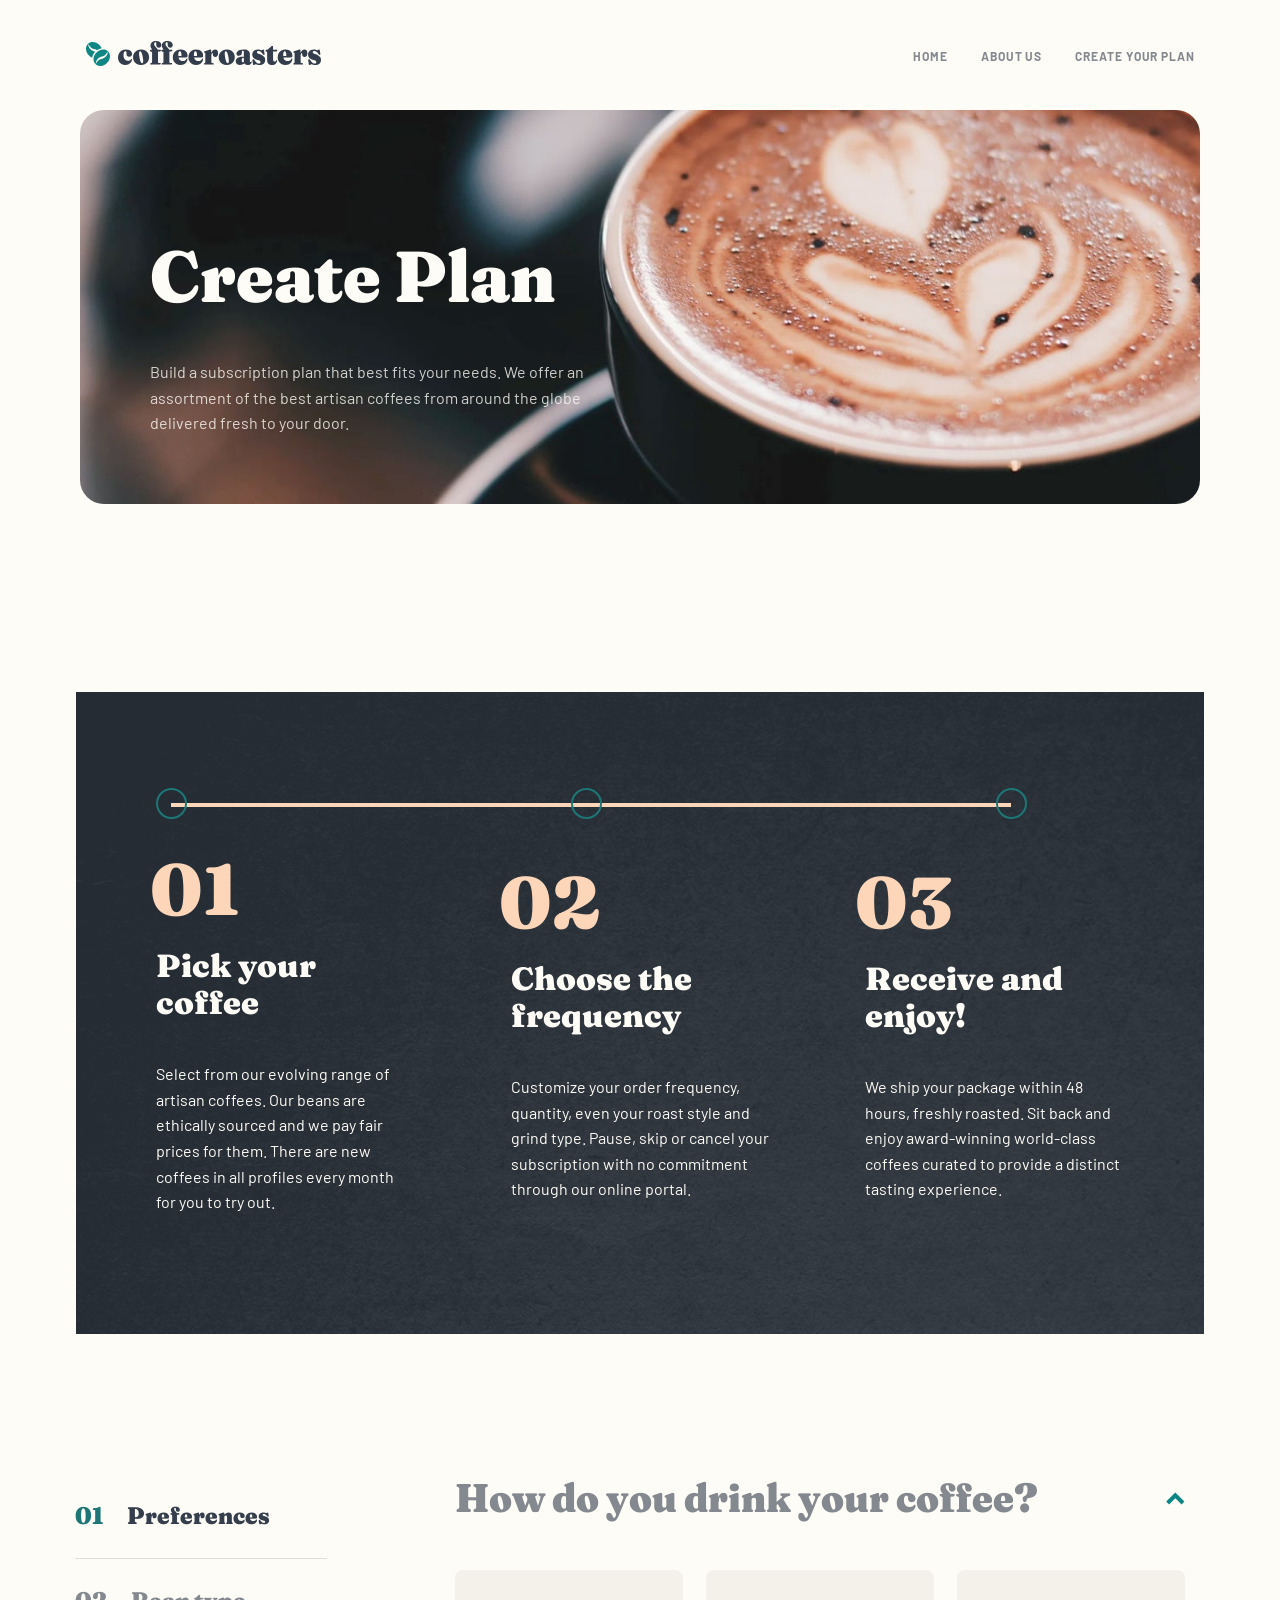
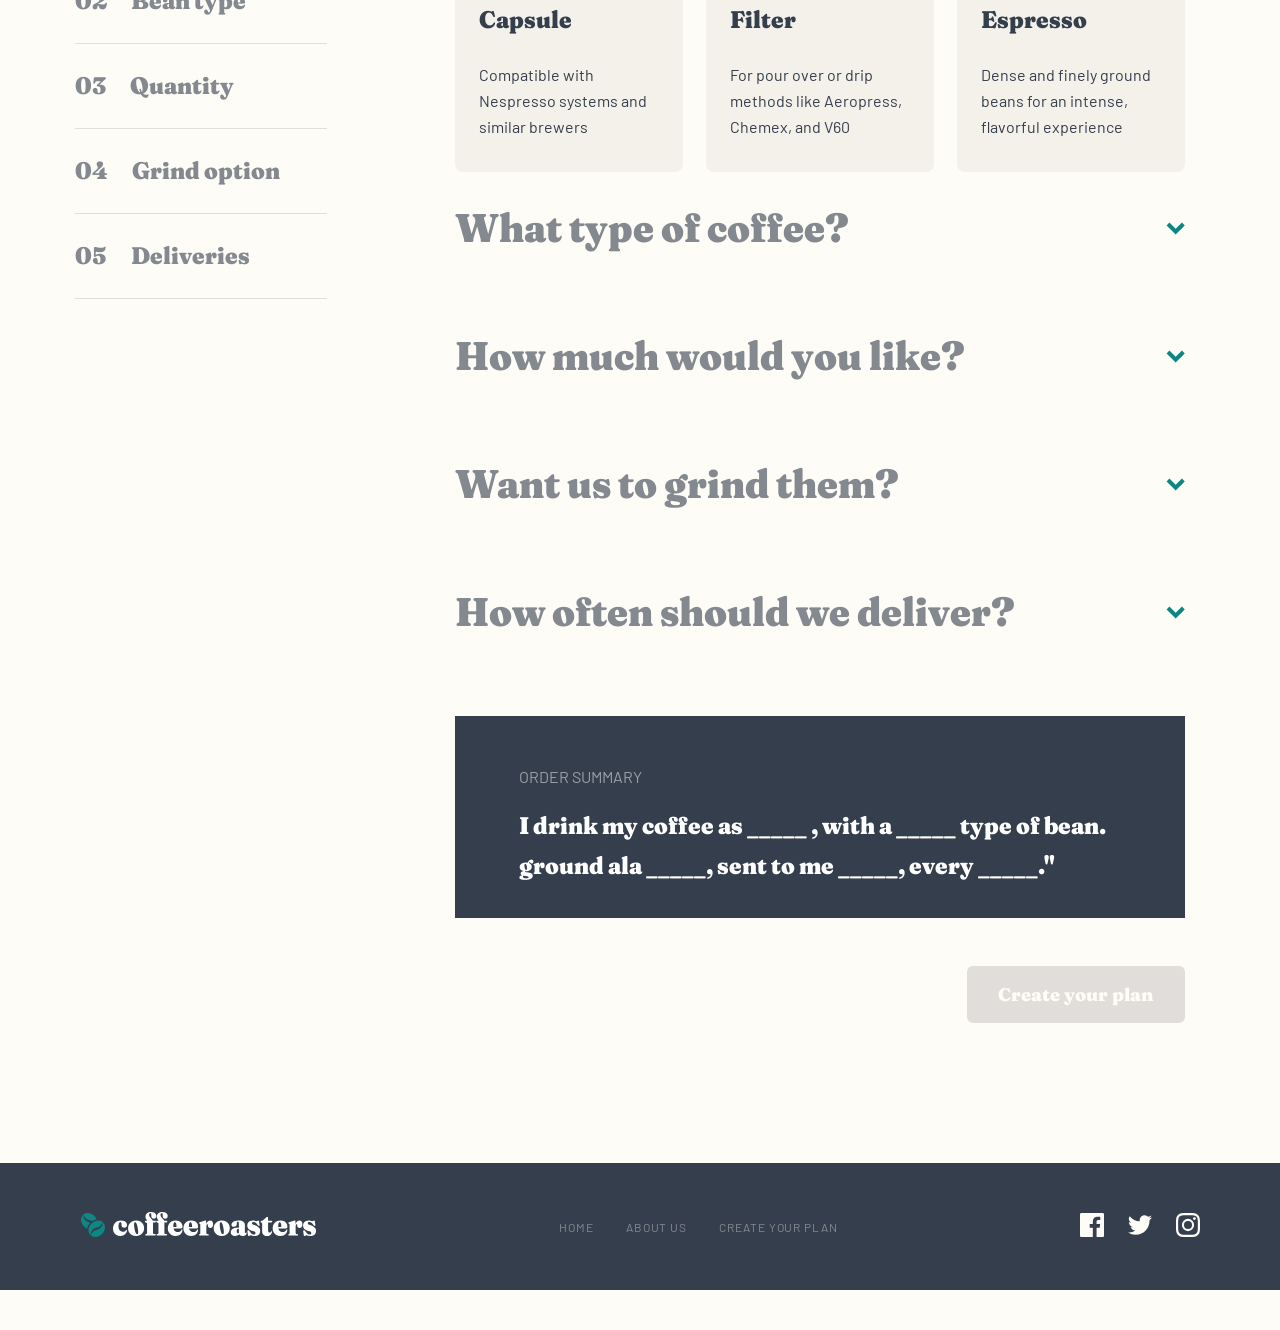
<file: plan.html>
<!doctype html>
<html lang="en">
  <head>
    <meta charset="UTF-8" />
    <meta name="viewport" content="width=device-width, initial-scale=1.0" />

    <link
      rel="icon"
      type="image/png"
      sizes="32x32"
      href="./assets/favicon-32x32.png"
    />

    <title>Frontend Mentor | Coffeeroasters subscription site</title>
    <link rel="stylesheet" href="./css/normalize.css" />
    <link rel="stylesheet" href="./css/style.css" />
  </head>

  <body>
    <header class="header">
      <div class="header__logo">
        <a href="index.html">
          <img
            src="./assets/shared/desktop/logo.svg"
            alt="logo coffee roasters"
            class="logo"
        /></a>
      </div>
      <button
        class="menu__button open__button"
        aria-label="open Menu"
        aria-expanded="false"
        aria-controls="navbar"
      >
        <svg
          aria-hidden="true"
          width="16"
          height="15"
          xmlns="http://www.w3.org/2000/svg"
        >
          <path
            d="M14.5 12a1.5 1.5 0 010 3h-13a1.5 1.5 0 010-3h13zm0-6a1.5 1.5 0 010 3h-13a1.5 1.5 0 010-3h13zm0-6a1.5 1.5 0 010 3h-13a1.5 1.5 0 010-3h13z"
            fill="#333D4B"
            fill-rule="evenodd"
          />
        </svg>
      </button>
      <button class="menu__button close__button" aria-label="close Menu">
        <svg
          aria-hidden="true"
          width="14"
          height="13"
          xmlns="http://www.w3.org/2000/svg"
        >
          <path
            d="M12.657.843a1.5 1.5 0 010 2.121L9.12 6.5l3.536 3.536a1.5 1.5 0 11-2.121 2.12L7 8.622l-3.536 3.536a1.5 1.5 0 11-2.12-2.121L4.877 6.5 1.343 2.964A1.5 1.5 0 113.464.844L7 4.377 10.536.843a1.5 1.5 0 012.12 0z"
            fill="#333D4B"
            fill-rule="evenodd"
          />
        </svg>
      </button>
      <nav id="navbar">
        <ul>
          <li><a href="index.html">Home</a></li>
          <li><a href="about.html">About us</a></li>
          <li><a href="#">Create your plan</a></li>
        </ul>
      </nav>
    </header>
    <main class="main">
      <section class="plan__hero">
        <picture class="hero__picture">
          <source
            media="(min-width: 1024px)"
            srcset="./assets/plan/desktop/image-hero-blackcup.jpg"
          />
          <source
            media="(min-width: 768px)"
            srcset="./assets/plan/tablet/image-hero-blackcup.jpg"
          />
          <!-- Для мобильных (по умолчанию) -->
          <img
            src="./assets/plan/mobile/image-hero-blackcup.jpg"
            alt="image plan hero blackcup"
            class="hero__img"
          />
        </picture>
        <div class="plan__hero-content">
          <h3>Create plan</h3>
          <p>
            Build a subscription plan that best fits your needs. We offer an
            assortment of the best artisan coffees from around the globe
            delivered fresh to your door.
          </p>
        </div>
      </section>
      <section class="plan__works container">
        <div><span></span><span></span><span></span></div>
        <ul>
          <li>
            <h4>Pick your coffee</h4>
            <p>
              Select from our evolving range of artisan coffees. Our beans are
              ethically sourced and we pay fair prices for them. There are new
              coffees in all profiles every month for you to try out.
            </p>
          </li>
          <li>
            <h4>Choose the frequency</h4>
            <p>
              Customize your order frequency, quantity, even your roast style
              and grind type. Pause, skip or cancel your subscription with no
              commitment through our online portal.
            </p>
          </li>
          <li>
            <h4>Receive and enjoy!</h4>
            <p>
              We ship your package within 48 hours, freshly roasted. Sit back
              and enjoy award-winning world-class coffees curated to provide a
              distinct tasting experience.
            </p>
          </li>
        </ul>
      </section>
      <section class="plan__subscribe container">
        <nav>
          <ul>
            <li data-menu-id="1"><span>01</span>Preferences</li>
            <li data-menu-id="2"><span>02</span>Bean type</li>
            <li data-menu-id="3"><span>03</span>Quantity</li>
            <li data-menu-id="4"><span>04</span>Grind option</li>
            <li data-menu-id="5"><span>05</span>Deliveries</li>
          </ul>
        </nav>
        <div class="plan__subscribe-accordion">
          <div class="subscribe__accordion-item" data-accordion-id="1">
            <h3>
              <button
                type="button"
                class="accordion__tiger"
                aria-expanded="false"
              >
                <span>How do you drink your coffee?</span>
                <svg width="19" height="13" xmlns="http://www.w3.org/2000/svg">
                  <path
                    d="M15.949.586l2.828 2.828-9.096 9.096L.586 3.414 3.414.586l6.267 6.267z"
                    fill="#0E8784"
                    fill-rule="nonzero"
                  />
                </svg>
              </button>
            </h3>
            <div class="accordion__panel">
              <div class="accordion__panel-content" data-card-id="1">
                <h4>
                  <button type="button" class="card-toggle-btn">Capsule</button>
                </h4>
                <p>Compatible with Nespresso systems and similar brewers</p>
              </div>
              <div class="accordion__panel-content" data-card-id="2">
                <h4>
                  <button type="button" class="card-toggle-btn">Filter</button>
                </h4>
                <p>
                  For pour over or drip methods like Aeropress, Chemex, and V60
                </p>
              </div>
              <div class="accordion__panel-content" data-card-id="3">
                <h4>
                  <button type="button" class="card-toggle-btn">
                    Espresso
                  </button>
                </h4>
                <p>
                  Dense and finely ground beans for an intense, flavorful
                  experience
                </p>
              </div>
            </div>
          </div>
          <div class="subscribe__accordion-item" data-accordion-id="2">
            <h3>
              <button
                type="button"
                class="accordion__tiger"
                aria-expanded="false"
              >
                <span>What type of coffee?</span>
                <svg width="19" height="13" xmlns="http://www.w3.org/2000/svg">
                  <path
                    d="M15.949.586l2.828 2.828-9.096 9.096L.586 3.414 3.414.586l6.267 6.267z"
                    fill="#0E8784"
                    fill-rule="nonzero"
                  />
                </svg>
              </button>
            </h3>
            <div class="accordion__panel">
              <div class="accordion__panel-content" data-card-id="4">
                <h4>
                  <button type="button" class="card-toggle-btn">
                    Single origin
                  </button>
                </h4>
                <p>
                  Distinct, high quality coffee from a specific family-owned
                  farm
                </p>
              </div>
              <div class="accordion__panel-content" data-card-id="5">
                <h4>
                  <button type="button" class="card-toggle-btn">Decaf</button>
                </h4>
                <p>
                  Just like regular coffee, except the caffeine has been removed
                </p>
              </div>
              <div class="accordion__panel-content" data-card-id="6">
                <h4>
                  <button type="button" class="card-toggle-btn">Blended</button>
                </h4>
                <p>
                  Combination of two or three dark roasted beans of organic
                  coffees
                </p>
              </div>
            </div>
          </div>
          <div class="subscribe__accordion-item" data-accordion-id="3">
            <h3>
              <button
                type="button"
                class="accordion__tiger"
                aria-expanded="false"
              >
                <span>How much would you like?</span>
                <svg width="19" height="13" xmlns="http://www.w3.org/2000/svg">
                  <path
                    d="M15.949.586l2.828 2.828-9.096 9.096L.586 3.414 3.414.586l6.267 6.267z"
                    fill="#0E8784"
                    fill-rule="nonzero"
                  />
                </svg>
              </button>
            </h3>
            <div class="accordion__panel">
              <div class="accordion__panel-content" data-card-id="7">
                <h4>
                  <button type="button" class="card-toggle-btn">250g</button>
                </h4>
                <p>
                  Perfect for the solo drinker. Yields about 12 delicious cups.
                </p>
              </div>
              <div class="accordion__panel-content" data-card-id="8">
                <h4>
                  <button type="button" class="card-toggle-btn">500g</button>
                </h4>
                <p>
                  Perfect option for a couple. Yields about 40 delectable cups.
                </p>
              </div>
              <div class="accordion__panel-content" data-card-id="9">
                <h4>
                  <button type="button" class="card-toggle-btn">1000g</button>
                </h4>
                <p>
                  Perfect for offices and events. Yields about 90 delightful
                  cups.
                </p>
              </div>
            </div>
          </div>
          <div class="subscribe__accordion-item" data-accordion-id="4">
            <h3>
              <button
                type="button"
                class="accordion__tiger"
                aria-expanded="false"
              >
                <span>Want us to grind them?</span>
                <svg width="19" height="13" xmlns="http://www.w3.org/2000/svg">
                  <path
                    d="M15.949.586l2.828 2.828-9.096 9.096L.586 3.414 3.414.586l6.267 6.267z"
                    fill="#0E8784"
                    fill-rule="nonzero"
                  />
                </svg>
              </button>
            </h3>
            <div class="accordion__panel">
              <div class="accordion__panel-content" data-card-id="10">
                <h4>
                  <button type="button" class="card-toggle-btn">
                    Wholebean
                  </button>
                </h4>
                <p>Best choice if you cherish the full sensory experience</p>
              </div>
              <div class="accordion__panel-content" data-card-id="11">
                <h4>
                  <button type="button" class="card-toggle-btn">Filter</button>
                </h4>
                <p>
                  For drip or pour-over coffee methods such as V60 or Aeropress
                </p>
              </div>
              <div class="accordion__panel-content" data-card-id="12">
                <h4>
                  <button type="button" class="card-toggle-btn">
                    Cafetiére
                  </button>
                </h4>
                <p>
                  Course ground beans specially suited for french press coffee
                  cups.
                </p>
              </div>
            </div>
          </div>
          <div class="subscribe__accordion-item" data-accordion-id="5">
            <h3>
              <button
                type="button"
                class="accordion__tiger"
                aria-expanded="false"
              >
                <span>How often should we deliver?</span>
                <svg width="19" height="13" xmlns="http://www.w3.org/2000/svg">
                  <path
                    d="M15.949.586l2.828 2.828-9.096 9.096L.586 3.414 3.414.586l6.267 6.267z"
                    fill="#0E8784"
                    fill-rule="nonzero"
                  />
                </svg>
              </button>
            </h3>
            <div class="accordion__panel">
              <div class="accordion__panel-content" data-card-id="13">
                <h4>
                  <button type="button" class="card-toggle-btn">
                    Every week
                  </button>
                </h4>
                <p><span data-price-card="1">$14.00</span> per shipment. Includes free first-class shipping.</p>
              </div>
              <div class="accordion__panel-content" data-card-id="14">
                <h4>
                  <button type="button" class="card-toggle-btn">
                    Every 2 weeks
                  </button>
                </h4>
                <p><span data-price-card="2">$17.25</span> per shipment. Includes free priority shipping.</p>
              </div>
              <div class="accordion__panel-content" data-card-id="15">
                <h4>
                  <button type="button" class="card-toggle-btn">
                    Every month
                  </button>
                </h4>
                <p><span data-price-card="3">$22.50</span> per shipment. Includes free priority shipping.</p>
              </div>
            </div>
          </div>
          <div class="subscribe__accordion-summary">
            <p class="summary__title">Order Summary</p>
            <p class="summary__text">
              “I drink coffee _____, with a _____ type of bean. _____ ground ala
              _____, sent to me _____.”
            </p>
          </div>
          <a href="plan.html" class="plan__link disabled">Create your plan</a>
        </div>
      </section>

      <!-- Modal -->
      <!-- Order Summary

  “I drink coffee _____, with a _____ type of bean. _____ ground ala _____,
  sent to me _____.”

  Is this correct? You can proceed to checkout or go back to plan selection if something 
  is off. Subscription discount codes can also be redeemed at the checkout.

  $_____/month

  Checkout -->
      <!-- End modal -->
    </main>
    <footer class="footer">
      <a href="#" class="footer__logo"
        ><svg width="237" height="27" xmlns="http://www.w3.org/2000/svg">
          <g fill-rule="nonzero" fill="none">
            <path
              d="M40.237 24.95c1.304 0 2.444-.237 3.422-.71.978-.474 1.755-1.124 2.331-1.95.576-.827.907-1.78.994-2.86.011-.199-.019-.345-.09-.438a.374.374 0 00-.268-.157.623.623 0 00-.27.066c-.092.044-.22.143-.382.297-.294.562-.712.962-1.255 1.199-.544.237-1.217.355-2.021.355-.804 0-1.521-.21-2.152-.628-.63-.419-1.127-1.047-1.491-1.884-.364-.838-.546-1.874-.546-3.108 0-.86.079-1.581.236-2.165.158-.584.38-1.022.669-1.314.287-.292.61-.438.97-.438.358 0 .635.138.83.413.196.276.294.683.294 1.223v1.058c0 .893.23 1.595.693 2.108.461.512 1.138.768 2.029.768.87 0 1.556-.25 2.062-.752.505-.501.757-1.193.757-2.074 0-.838-.241-1.595-.725-2.273-.483-.678-1.184-1.215-2.102-1.612-.919-.396-2.046-.595-3.382-.595-1.565 0-2.934.35-4.108 1.05a7.38 7.38 0 00-2.746 2.86C33.33 14.594 33 15.963 33 17.495c0 1.587.315 2.934.945 4.041a6.4 6.4 0 002.584 2.537c1.092.584 2.328.876 3.708.876zm15.728-.033c1.619 0 3.04-.336 4.262-1.008 1.222-.672 2.179-1.584 2.869-2.735.69-1.152 1.034-2.455 1.034-3.91 0-1.531-.33-2.881-.994-4.05a7.107 7.107 0 00-2.77-2.743c-1.185-.661-2.57-.992-4.157-.992-1.597 0-3.01.342-4.237 1.025-1.228.683-2.19 1.606-2.885 2.769-.696 1.162-1.043 2.47-1.043 3.925 0 1.521.331 2.86.994 4.017a7.067 7.067 0 002.779 2.719c1.19.656 2.572.983 4.148.983zm1.239-1.719c-.337.066-.666-.082-.987-.446-.32-.364-.624-.975-.912-1.835-.288-.86-.563-1.989-.823-3.388-.25-1.4-.392-2.551-.424-3.455-.033-.903.032-1.586.195-2.05.163-.462.413-.732.75-.81.337-.065.666.084.986.447.32.364.628.975.921 1.835.294.86.57 1.989.831 3.388.261 1.4.405 2.554.432 3.463.027.91-.043 1.595-.212 2.058-.168.463-.42.727-.757.793zm17.781 1.422c.511 0 .766-.254.766-.76 0-.22-.06-.394-.179-.521-.12-.127-.304-.207-.554-.24l-1.402-.215a.589.589 0 01-.448-.297c-.092-.166-.138-.402-.138-.711V11.579h1.157c.608 0 1.054-.105 1.336-.315.283-.209.424-.479.424-.81 0-.22-.068-.382-.204-.487-.136-.105-.328-.157-.578-.157H72.75l-.015-.087a1.998 1.998 0 00-.264-.64l-.07-.108a8.286 8.286 0 00-.905-1.09 36.96 36.96 0 01-1.075-1.158 6.526 6.526 0 01-.905-1.297 3.138 3.138 0 01-.367-1.488c0-.518.104-.914.31-1.19.207-.275.51-.413.913-.413.315 0 .549.09.7.273.153.181.229.465.229.85v1.472c0 .837.239 1.51.717 2.016.478.507 1.108.76 1.89.76.707 0 1.286-.217 1.736-.652.451-.435.677-1.088.677-1.959 0-.738-.19-1.419-.57-2.041-.38-.623-.954-1.121-1.72-1.496S72.302 1 71.139 1c-1.804 0-3.195.433-4.173 1.298-.977.865-1.466 2.019-1.466 3.462 0 .606.081 1.116.244 1.53.163.412.348.768.554 1.065l.554.802c.123.178.199.363.23.556l.01.097h-1.43a.83.83 0 00-.508.145L65.1 10a.637.637 0 00-.203.488c0 .198.054.366.162.504.11.137.288.267.538.388l.946.314c.206.088.347.185.423.29a.643.643 0 01.115.388v9.554c0 .286-.05.507-.147.66a.73.73 0 01-.408.315l-.7.215a.978.978 0 00-.432.297.77.77 0 00-.139.48c0 .231.068.41.204.537.136.126.312.19.53.19h8.996zm11.377 0c.51 0 .766-.254.766-.76 0-.22-.06-.394-.18-.521-.119-.127-.304-.207-.554-.24l-1.401-.215a.589.589 0 01-.448-.297c-.093-.166-.139-.402-.139-.711V11.579h1.157c.609 0 1.054-.105 1.337-.315.282-.209.423-.479.423-.81 0-.22-.067-.382-.203-.487-.136-.105-.329-.157-.579-.157h-2.414l-.015-.087a1.998 1.998 0 00-.264-.64l-.07-.108a8.286 8.286 0 00-.904-1.09 36.96 36.96 0 01-1.076-1.158 6.526 6.526 0 01-.904-1.297 3.138 3.138 0 01-.367-1.488c0-.518.103-.914.31-1.19.206-.275.51-.413.912-.413.315 0 .55.09.701.273.152.181.228.465.228.85v1.472c0 .837.24 1.51.718 2.016.478.507 1.108.76 1.89.76.706 0 1.285-.217 1.736-.652.45-.435.676-1.088.676-1.959 0-.738-.19-1.419-.57-2.041-.38-.623-.954-1.121-1.72-1.496S83.678 1 82.515 1c-1.803 0-3.194.433-4.172 1.298-.978.865-1.467 2.019-1.467 3.462 0 .606.082 1.116.245 1.53.163.412.347.768.554 1.065l.554.802c.122.178.198.363.229.556l.011.097h-1.43a.83.83 0 00-.509.145l-.053.045a.637.637 0 00-.204.488c0 .198.054.366.163.504.109.137.288.267.538.388l.945.314c.207.088.348.185.424.29a.643.643 0 01.114.388v9.554c0 .286-.049.507-.147.66a.73.73 0 01-.407.315l-.701.215a.978.978 0 00-.432.297.77.77 0 00-.138.48c0 .231.067.41.203.537.136.126.313.19.53.19h8.997zm9.11.33c1.38 0 2.598-.27 3.652-.81 1.054-.54 1.874-1.258 2.46-2.157.588-.898.881-1.887.881-2.966 0-.21-.038-.359-.114-.447a.353.353 0 00-.277-.132.64.64 0 00-.27.074c-.102.05-.22.146-.35.29-.228.705-.676 1.256-1.344 1.653-.668.396-1.437.595-2.306.595-1.359 0-2.445-.466-3.26-1.397-.478-.546-.816-1.273-1.013-2.18l-.016-.076h7.45c.472 0 .841-.125 1.11-.374l.064-.064c.272-.292.407-.692.407-1.199 0-1.168-.274-2.228-.823-3.181-.548-.954-1.333-1.708-2.355-2.265-1.021-.556-2.238-.835-3.65-.835-1.663 0-3.087.33-4.271.992a6.684 6.684 0 00-2.714 2.769c-.624 1.184-.937 2.564-.937 4.14 0 1.499.323 2.818.97 3.959A6.821 6.821 0 0091.463 24c1.152.634 2.489.95 4.01.95zm-2.127-8.878a12.966 12.966 0 01-.024-.791c0-1.036.076-1.851.229-2.446.152-.595.347-1.017.586-1.265.24-.248.506-.372.799-.372.38 0 .736.325 1.068.976.33.65.497 1.73.497 3.24 0 .462-.207.693-.62.693h-2.533l-.002-.035zm17.71 8.878c1.38 0 2.596-.27 3.65-.81 1.054-.54 1.875-1.258 2.461-2.157.587-.898.88-1.887.88-2.966 0-.21-.038-.359-.114-.447a.353.353 0 00-.277-.132.64.64 0 00-.269.074c-.103.05-.22.146-.35.29-.228.705-.676 1.256-1.345 1.653-.668.396-1.437.595-2.306.595-1.358 0-2.445-.466-3.26-1.397-.477-.546-.815-1.273-1.013-2.18l-.016-.076h7.451c.471 0 .841-.125 1.109-.374l.065-.064c.271-.292.407-.692.407-1.199 0-1.168-.274-2.228-.823-3.181-.549-.954-1.334-1.708-2.355-2.265-1.022-.556-2.239-.835-3.651-.835-1.663 0-3.086.33-4.27.992a6.684 6.684 0 00-2.714 2.769c-.625 1.184-.937 2.564-.937 4.14 0 1.499.323 2.818.97 3.959A6.821 6.821 0 00107.044 24c1.152.634 2.488.95 4.01.95zm-2.129-8.878a12.966 12.966 0 01-.023-.791c0-1.036.076-1.851.228-2.446.152-.595.348-1.017.587-1.265s.505-.372.798-.372c.38 0 .737.325 1.068.976.331.65.497 1.73.497 3.24 0 .462-.206.693-.62.693h-2.533l-.002-.035zm19.079 8.548c.26 0 .46-.069.595-.207a.732.732 0 00.204-.537.82.82 0 00-.147-.488c-.098-.137-.26-.223-.489-.256l-1.222-.248a.647.647 0 01-.457-.339c-.098-.181-.146-.427-.146-.735v-5.818c0-.65.038-1.185.114-1.604.076-.418.187-.73.334-.933.146-.204.318-.306.513-.306.196 0 .337.071.424.215.087.143.136.341.147.595l.016.66c.022.75.225 1.329.611 1.736.386.408.98.612 1.785.612.826 0 1.5-.298 2.02-.893.522-.595.783-1.526.783-2.793 0-1.278-.25-2.231-.75-2.86-.5-.628-1.217-.942-2.151-.942-.771 0-1.483.24-2.135.72-.652.479-1.176 1.211-1.573 2.198a6.529 6.529 0 00-.182.515l-.028.094-.124-2.568c-.029-.304-.082-.525-.158-.663l-.03-.048c-.092-.132-.23-.198-.415-.198-.13 0-.288.022-.473.066a4.95 4.95 0 00-.684.231l-4.63 1.34c-.26.098-.445.217-.553.355a.74.74 0 00-.163.47.64.64 0 00.106.38c.07.1.182.194.334.282l.424.05a.618.618 0 01.301.272c.06.116.09.306.09.57v8.397c0 .33-.027.568-.082.71a.552.552 0 01-.293.315l-.375.149c-.141.099-.253.206-.334.322a.743.743 0 00-.122.438c0 .231.068.413.203.545.136.133.324.199.563.199h8.149zm13.626.297c1.619 0 3.04-.336 4.262-1.008 1.222-.672 2.178-1.584 2.868-2.735.69-1.152 1.035-2.455 1.035-3.91 0-1.531-.331-2.881-.994-4.05a7.107 7.107 0 00-2.77-2.743c-1.185-.661-2.57-.992-4.157-.992-1.597 0-3.01.342-4.238 1.025-1.227.683-2.189 1.606-2.884 2.769-.696 1.162-1.043 2.47-1.043 3.925 0 1.521.33 2.86.994 4.017a7.067 7.067 0 002.779 2.719c1.19.656 2.572.983 4.148.983zm1.238-1.719c-.336.066-.665-.082-.986-.446-.32-.364-.624-.975-.912-1.835-.288-.86-.563-1.989-.824-3.388-.25-1.4-.39-2.551-.423-3.455-.033-.903.032-1.586.195-2.05.163-.462.413-.732.75-.81.337-.065.666.084.986.447.32.364.628.975.921 1.835.293.86.57 1.989.831 3.388.261 1.4.405 2.554.432 3.463.027.91-.043 1.595-.212 2.058-.168.463-.42.727-.758.793zm19.852 1.752c.913 0 1.663-.168 2.25-.504.586-.336 1.023-.735 1.311-1.198.288-.463.432-.887.432-1.273a.751.751 0 00-.106-.413.324.324 0 00-.285-.165.32.32 0 00-.147.033.325.325 0 00-.114.099c-.054.198-.138.336-.252.413a.643.643 0 01-.367.116c-.185 0-.323-.064-.416-.19-.092-.127-.138-.295-.138-.504v-7.306c0-1.455-.492-2.581-1.475-3.38-.984-.8-2.524-1.199-4.62-1.199-1.63 0-2.992.204-4.084.612-1.092.408-1.912.928-2.46 1.562-.55.634-.824 1.28-.824 1.942 0 .705.204 1.242.611 1.612.408.369.997.553 1.769.553.945 0 1.69-.256 2.233-.768.543-.513.815-1.177.815-1.992v-1.256c0-.309.095-.548.285-.72.19-.17.426-.255.709-.255.304 0 .546.113.725.338.18.226.27.532.27.918l-.001 4.818-.087-.019a5.455 5.455 0 00-.91-.087l-.176-.001c-2.337 0-4.078.396-5.224 1.19-1.146.793-1.72 1.9-1.72 3.322 0 1.08.394 1.967 1.182 2.661.788.694 1.834 1.041 3.137 1.041.978 0 1.891-.2 2.739-.603.635-.302 1.152-.698 1.55-1.188l.022-.03.024.075c.125.357.354.677.688.96l.103.084c.603.468 1.454.702 2.551.702zm-4.563-2.578c-.435 0-.786-.18-1.052-.537-.266-.358-.4-.907-.4-1.645 0-.771.129-1.355.384-1.752s.595-.595 1.019-.595c.25 0 .467.025.652.074l.08.025v4.242l-.052.03c-.174.09-.353.142-.538.155l-.093.003zM174.212 25c1.934 0 3.417-.446 4.45-1.339 1.032-.892 1.548-2.11 1.548-3.653 0-.936-.174-1.757-.522-2.463-.348-.705-.956-1.33-1.825-1.876-.87-.545-2.092-1.06-3.668-1.545-.586-.187-1.04-.377-1.36-.57-.321-.193-.541-.4-.66-.62-.12-.22-.18-.457-.18-.71 0-.376.136-.679.408-.91.271-.231.673-.347 1.206-.347.739 0 1.437.248 2.094.744.657.496 1.383 1.344 2.176 2.545.206.254.413.438.62.554.206.116.401.151.586.107a.574.574 0 00.424-.454c.054-.237.043-.576-.033-1.017l-.424-3.041c-.043-.32-.125-.545-.244-.678a.607.607 0 00-.473-.198c-.174 0-.39.06-.652.182-.26.121-.519.245-.774.372-.255.126-.448.19-.578.19-.12 0-.297-.066-.53-.199-.234-.132-.562-.264-.986-.396-.424-.133-.973-.199-1.646-.199-1.12 0-2.127.204-3.024.612-.896.408-1.603.989-2.119 1.744-.516.755-.774 1.655-.774 2.702 0 .926.193 1.736.579 2.43.386.694.975 1.29 1.768 1.785.793.496 1.793.898 3 1.207.781.209 1.382.421 1.8.636.418.215.706.45.864.703.158.253.236.534.236.842 0 .408-.136.744-.407 1.009-.272.264-.685.396-1.239.396a3.417 3.417 0 01-1.491-.338c-.473-.226-.96-.615-1.459-1.166-.5-.55-1.06-1.305-1.679-2.264-.184-.254-.394-.43-.627-.53a.84.84 0 00-.71.017c-.227.089-.374.276-.44.562-.064.287-.048.64.05 1.058l.505 3.29c.076.33.185.55.326.66.141.11.293.166.456.166.185 0 .41-.06.677-.182l.798-.363c.267-.122.481-.182.644-.182.163 0 .378.06.644.182a7.51 7.51 0 001.043.363c.43.121.97.182 1.622.182zm12.908-.05c.978 0 1.826-.19 2.543-.57a4.366 4.366 0 001.703-1.587c.418-.677.666-1.462.742-2.355.01-.253-.025-.421-.106-.504a.242.242 0 00-.286-.058c-.13.198-.266.397-.407.595-.141.198-.29.377-.448.537-.158.16-.334.29-.53.389-.195.099-.407.148-.636.148-.532 0-.937-.198-1.214-.595-.277-.396-.415-1.008-.415-1.834v-7.537h2.444c.555 0 .97-.096 1.244-.286l.06-.045c.272-.22.408-.485.408-.793 0-.22-.065-.383-.196-.488-.13-.105-.315-.157-.554-.157h-3.407V6.85c0-.294-.055-.518-.167-.672l-.044-.055c-.142-.154-.337-.231-.587-.231a1.21 1.21 0 00-.652.206 2.83 2.83 0 00-.652.603l-3.015 2.53c-.185.23-.332.385-.44.462a.541.541 0 01-.31.116h-.799a.861.861 0 00-.603.223.738.738 0 00-.244.57c0 .188.027.345.081.471.055.127.174.235.359.323l.766.248c.174.077.283.176.326.297.043.121.065.298.065.53v7.47c0 1.73.416 2.997 1.247 3.802.831.804 2.073 1.206 3.724 1.206zm13.218 0c1.38 0 2.597-.27 3.651-.81 1.054-.54 1.875-1.258 2.462-2.157.586-.898.88-1.887.88-2.966 0-.21-.038-.359-.114-.447a.353.353 0 00-.278-.132.64.64 0 00-.268.074c-.104.05-.22.146-.35.29-.23.705-.677 1.256-1.346 1.653-.668.396-1.437.595-2.306.595-1.358 0-2.445-.466-3.26-1.397-.477-.546-.815-1.273-1.013-2.18l-.016-.076h7.451c.472 0 .841-.125 1.109-.374l.065-.064c.271-.292.407-.692.407-1.199 0-1.168-.274-2.228-.823-3.181-.549-.954-1.334-1.708-2.355-2.265-1.022-.556-2.238-.835-3.651-.835-1.662 0-3.086.33-4.27.992a6.684 6.684 0 00-2.714 2.769c-.625 1.184-.937 2.564-.937 4.14 0 1.499.323 2.818.97 3.959A6.821 6.821 0 00196.329 24c1.152.634 2.488.95 4.01.95zm-2.128-8.878a12.966 12.966 0 01-.023-.791c0-1.036.076-1.851.228-2.446.152-.595.348-1.017.587-1.265.24-.248.505-.372.799-.372.38 0 .736.325 1.067.976.332.65.497 1.73.497 3.24 0 .462-.206.693-.619.693h-2.534l-.002-.035zm19.08 8.548c.26 0 .458-.069.594-.207a.732.732 0 00.204-.537.82.82 0 00-.147-.488c-.098-.137-.26-.223-.489-.256l-1.222-.248a.647.647 0 01-.457-.339c-.097-.181-.146-.427-.146-.735v-5.818c0-.65.038-1.185.114-1.604.076-.418.187-.73.334-.933.147-.204.318-.306.513-.306.196 0 .337.071.424.215.087.143.136.341.147.595l.016.66c.022.75.225 1.329.611 1.736.386.408.98.612 1.785.612.826 0 1.5-.298 2.021-.893.522-.595.782-1.526.782-2.793 0-1.278-.25-2.231-.75-2.86-.5-.628-1.216-.942-2.15-.942-.772 0-1.484.24-2.136.72-.652.479-1.176 1.211-1.573 2.198a6.529 6.529 0 00-.182.515l-.028.095-.124-2.569c-.029-.304-.081-.525-.158-.663l-.03-.048c-.092-.132-.23-.198-.415-.198-.13 0-.288.022-.473.066a4.95 4.95 0 00-.684.231l-4.629 1.34c-.26.098-.446.217-.554.355a.74.74 0 00-.163.47.64.64 0 00.106.38c.07.1.182.194.334.282l.424.05a.618.618 0 01.301.272c.06.116.09.306.09.57v8.397c0 .33-.027.568-.082.71a.552.552 0 01-.293.315l-.375.149c-.141.099-.253.206-.334.322a.743.743 0 00-.122.438c0 .231.068.413.203.545.136.133.324.199.563.199h8.15zm12.712.38c1.934 0 3.417-.446 4.45-1.339 1.032-.892 1.548-2.11 1.548-3.653 0-.936-.174-1.757-.522-2.463-.347-.705-.956-1.33-1.825-1.876-.87-.545-2.092-1.06-3.667-1.545-.587-.187-1.04-.377-1.361-.57-.32-.193-.54-.4-.66-.62-.12-.22-.18-.457-.18-.71 0-.376.136-.679.408-.91.272-.231.674-.347 1.206-.347.739 0 1.437.248 2.094.744.658.496 1.383 1.344 2.176 2.545.207.254.413.438.62.554.206.116.402.151.586.107a.574.574 0 00.424-.454c.054-.237.044-.576-.032-1.017l-.424-3.041c-.044-.32-.125-.545-.245-.678a.607.607 0 00-.472-.198c-.174 0-.392.06-.652.182-.261.121-.52.245-.774.372-.256.126-.449.19-.58.19-.119 0-.295-.066-.529-.199-.233-.132-.562-.264-.986-.396-.424-.133-.972-.199-1.646-.199-1.12 0-2.127.204-3.023.612-.897.408-1.603.989-2.12 1.744-.515.755-.773 1.655-.773 2.702 0 .926.192 1.736.578 2.43.386.694.975 1.29 1.769 1.785.793.496 1.792.898 2.999 1.207.782.209 1.382.421 1.8.636.419.215.707.45.864.703.158.253.237.534.237.842 0 .408-.136.744-.408 1.009-.271.264-.684.396-1.238.396a3.417 3.417 0 01-1.492-.338c-.472-.226-.959-.615-1.459-1.166-.5-.55-1.059-1.305-1.678-2.264-.185-.254-.394-.43-.628-.53a.84.84 0 00-.709.017c-.228.089-.375.276-.44.562-.065.287-.049.64.049 1.058l.505 3.29c.076.33.185.55.326.66.142.11.294.166.457.166.184 0 .41-.06.676-.182l.799-.363c.266-.122.48-.182.643-.182.163 0 .378.06.644.182a7.51 7.51 0 001.043.363c.43.121.97.182 1.622.182z"
              fill="#333D4B"
            />
            <path
              d="M23.123 11.378c2.89 2.89 2.387 8.1-1.126 11.613-1.688 1.687-3.813 2.74-5.987 2.965-.29.029-.576.044-.856.044-1.87 0-3.539-.656-4.769-1.886-1.416-1.414-2.07-3.412-1.839-5.625.224-2.173 1.277-4.299 2.964-5.986 3.515-3.512 8.724-4.019 11.613-1.125zm-.18.18c-.961 1.16-1.67 2.482-2.851 3.453-1.257 1.033-2.64 1.41-4.161 1.85-3.338.97-4.988 3.791-5.369 7.075 1.043-1.253 1.808-2.657 3.125-3.663 1.152-.88 2.398-1.227 3.754-1.598 3.411-.936 5.105-3.781 5.502-7.117zM14.49 5.003a10.573 10.573 0 012.165 3.151c-1.68.29-3.308.992-4.75 2.046a7.17 7.17 0 00-1.837-.84c-1.519-.44-2.903-.816-4.16-1.85-1.18-.971-1.889-2.296-2.852-3.454.396 3.336 2.091 6.182 5.502 7.118.576.157 1.128.32 1.666.511-1.626 1.713-2.696 3.8-3.07 5.97A10.607 10.607 0 014 15.491C.492 11.978-.014 6.768 2.877 3.878 5.766.986 10.975 1.49 14.489 5.003z"
              fill="#0E8784"
            />
          </g></svg
      ></a>
      <nav>
        <ul>
          <li><a href="index.html">Home</a></li>
          <li><a href="about.html">About us</a></li>
          <li><a href="#">Create your plan</a></li>
        </ul>
      </nav>
      <div class="footer__social">
        <button>
          <svg xmlns="http://www.w3.org/2000/svg" width="24" height="24">
            <path
              fill="#FEFCF7"
              d="M22.675 0H1.325C.593 0 0 .593 0 1.325v21.351C0 23.407.593 24 1.325 24H12.82v-9.294H9.692v-3.622h3.128V8.413c0-3.1 1.893-4.788 4.659-4.788 1.325 0 2.463.099 2.795.143v3.24l-1.918.001c-1.504 0-1.795.715-1.795 1.763v2.313h3.587l-.467 3.622h-3.12V24h6.116c.73 0 1.323-.593 1.323-1.325V1.325C24 .593 23.407 0 22.675 0z"
            />
          </svg>
        </button>
        <button>
          <svg xmlns="http://www.w3.org/2000/svg" width="24" height="20">
            <path
              fill="#FEFCF7"
              d="M24 2.557a9.83 9.83 0 01-2.828.775A4.932 4.932 0 0023.337.608a9.864 9.864 0 01-3.127 1.195A4.916 4.916 0 0016.616.248c-3.179 0-5.515 2.966-4.797 6.045A13.978 13.978 0 011.671 1.149a4.93 4.93 0 001.523 6.574 4.903 4.903 0 01-2.229-.616c-.054 2.281 1.581 4.415 3.949 4.89a4.935 4.935 0 01-2.224.084 4.928 4.928 0 004.6 3.419A9.9 9.9 0 010 17.54a13.94 13.94 0 007.548 2.212c9.142 0 14.307-7.721 13.995-14.646A10.025 10.025 0 0024 2.557z"
            />
          </svg>
        </button>
        <button>
          <svg xmlns="http://www.w3.org/2000/svg" width="24" height="24">
            <path
              fill="#FEFCF7"
              d="M12 2.163c3.204 0 3.584.012 4.85.07 3.252.148 4.771 1.691 4.919 4.919.058 1.265.069 1.645.069 4.849 0 3.205-.012 3.584-.069 4.849-.149 3.225-1.664 4.771-4.919 4.919-1.266.058-1.644.07-4.85.07-3.204 0-3.584-.012-4.849-.07-3.26-.149-4.771-1.699-4.919-4.92-.058-1.265-.07-1.644-.07-4.849 0-3.204.013-3.583.07-4.849.149-3.227 1.664-4.771 4.919-4.919 1.266-.057 1.645-.069 4.849-.069zM12 0C8.741 0 8.333.014 7.053.072 2.695.272.273 2.69.073 7.052.014 8.333 0 8.741 0 12c0 3.259.014 3.668.072 4.948.2 4.358 2.618 6.78 6.98 6.98C8.333 23.986 8.741 24 12 24c3.259 0 3.668-.014 4.948-.072 4.354-.2 6.782-2.618 6.979-6.98.059-1.28.073-1.689.073-4.948 0-3.259-.014-3.667-.072-4.947-.196-4.354-2.617-6.78-6.979-6.98C15.668.014 15.259 0 12 0zm0 5.838a6.162 6.162 0 100 12.324 6.162 6.162 0 000-12.324zM12 16a4 4 0 110-8 4 4 0 010 8zm6.406-11.845a1.44 1.44 0 100 2.881 1.44 1.44 0 000-2.881z"
            />
          </svg>
        </button>
      </div>
    </footer>
    <script src="app.js" defer></script>
  </body>
</html>
</file>
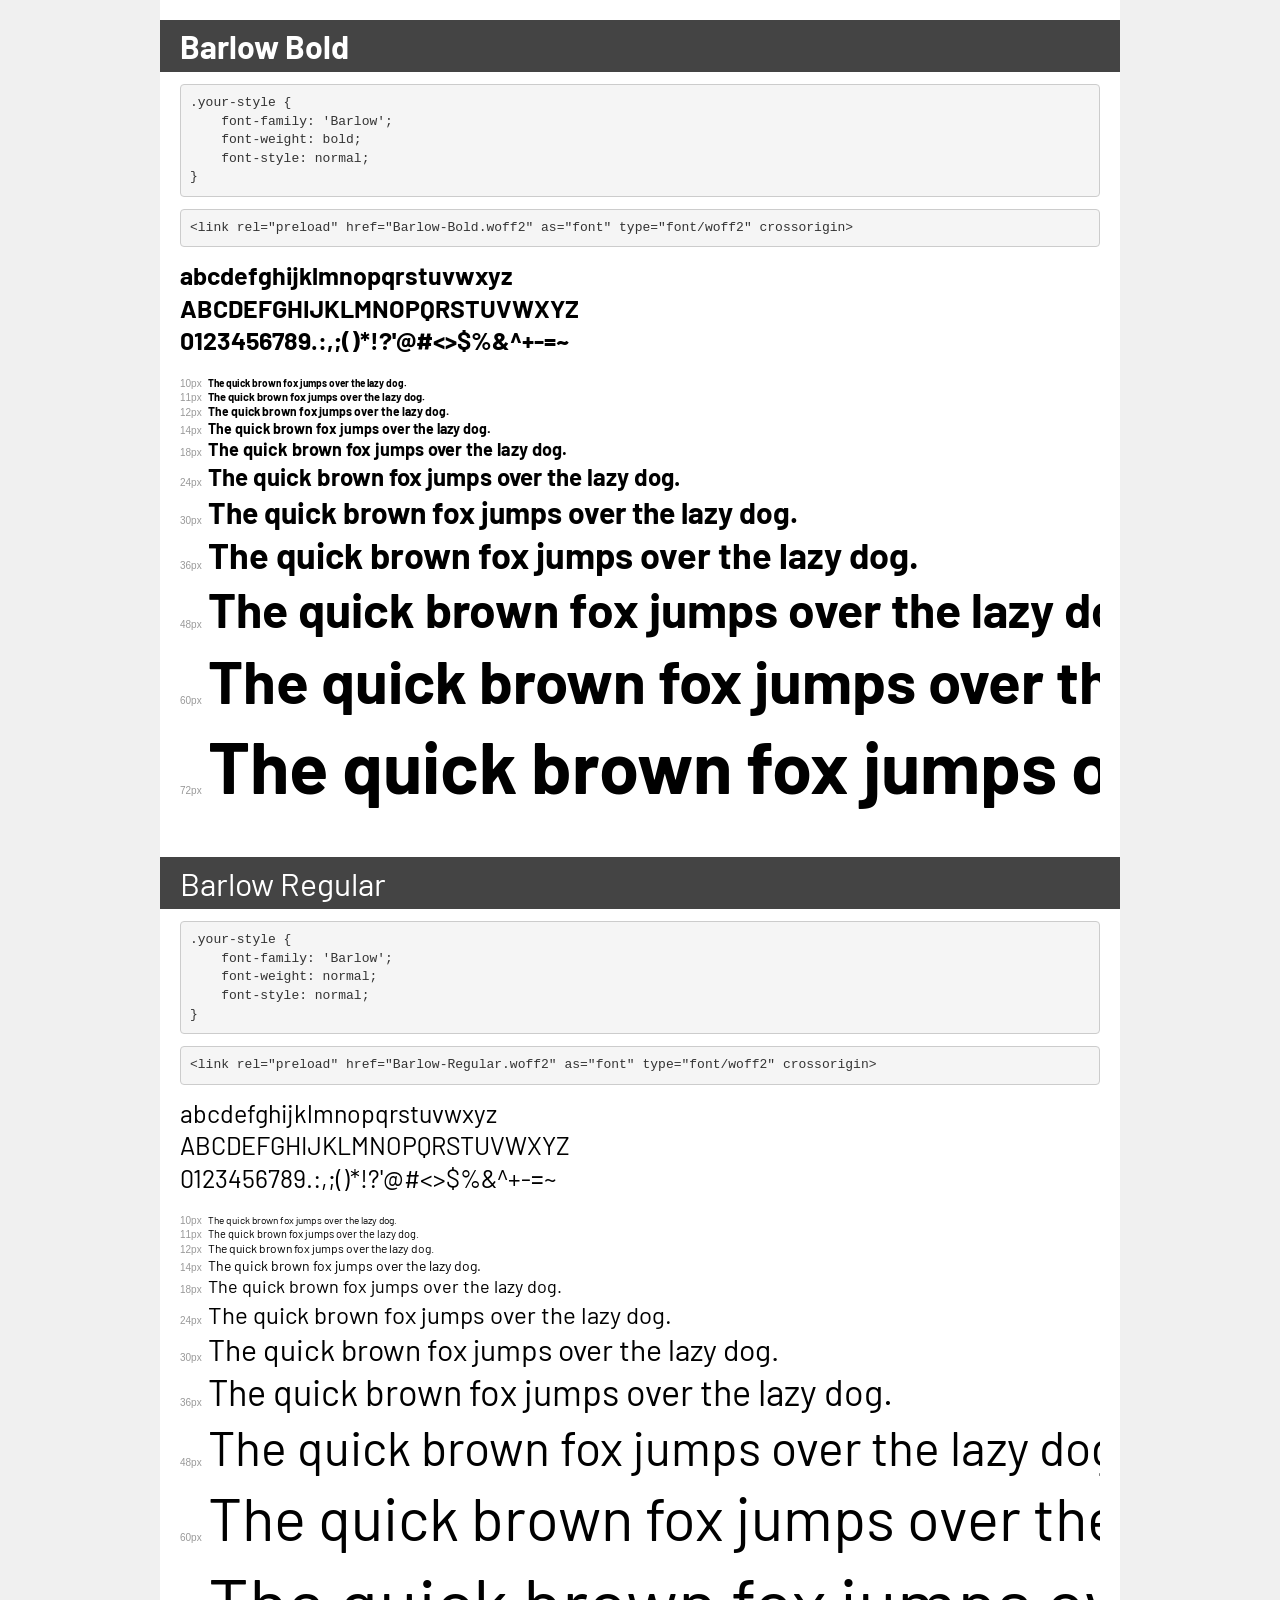
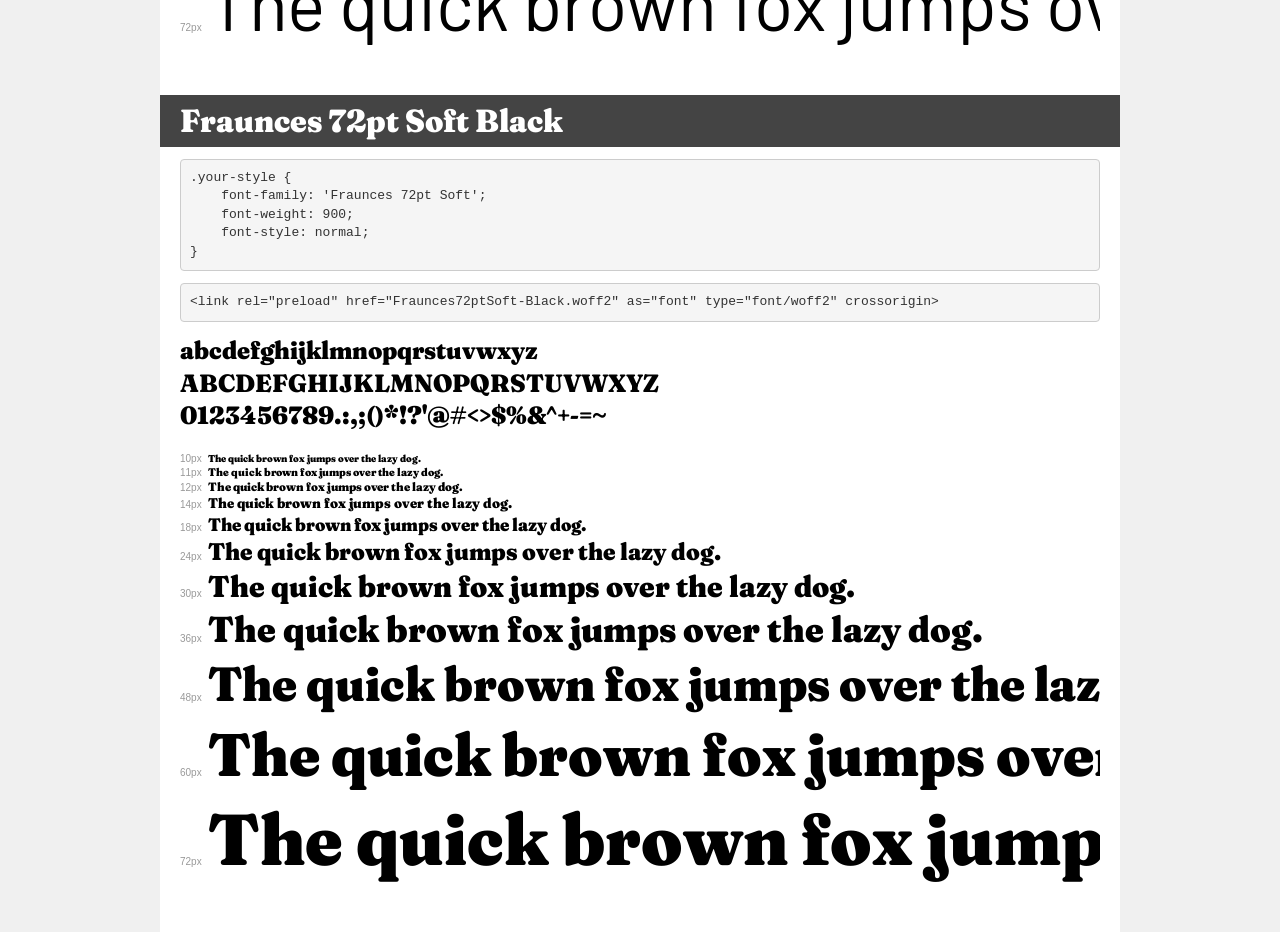
<file: assets/fonts/demo.html>
<!DOCTYPE html>
<html lang="en">
<head>
    <meta charset="utf-8">
    <meta http-equiv="X-UA-Compatible" content="IE=edge">
    <meta name="viewport" content="width=device-width, initial-scale=1">
    <meta name="robots" content="noindex, noarchive">
    <meta name="format-detection" content="telephone=no">
    <title>Transfonter demo</title>
    <link href="stylesheet.css" rel="stylesheet">
    <style>
        /*
        http://meyerweb.com/eric/tools/css/reset/
        v2.0 | 20110126
        License: none (public domain)
        */
        html, body, div, span, applet, object, iframe,
        h1, h2, h3, h4, h5, h6, p, blockquote, pre,
        a, abbr, acronym, address, big, cite, code,
        del, dfn, em, img, ins, kbd, q, s, samp,
        small, strike, strong, sub, sup, tt, var,
        b, u, i, center,
        dl, dt, dd, ol, ul, li,
        fieldset, form, label, legend,
        table, caption, tbody, tfoot, thead, tr, th, td,
        article, aside, canvas, details, embed,
        figure, figcaption, footer, header, hgroup,
        menu, nav, output, ruby, section, summary,
        time, mark, audio, video {
            margin: 0;
            padding: 0;
            border: 0;
            font-size: 100%;
            font: inherit;
            vertical-align: baseline;
        }
        /* HTML5 display-role reset for older browsers */
        article, aside, details, figcaption, figure,
        footer, header, hgroup, menu, nav, section {
            display: block;
        }
        body {
            line-height: 1;
        }
        ol, ul {
            list-style: none;
        }
        blockquote, q {
            quotes: none;
        }
        blockquote:before, blockquote:after,
        q:before, q:after {
            content: '';
            content: none;
        }
        table {
            border-collapse: collapse;
            border-spacing: 0;
        }
        /* demo styles */
        body {
            background: #f0f0f0;
            color: #000;
        }
        .page {
            background: #fff;
            width: 920px;
            margin: 0 auto;
            padding: 20px 20px 0 20px;
            overflow: hidden;
        }
        .font-container {
            overflow-x: auto;
            overflow-y: hidden;
            margin-bottom: 40px;
            line-height: 1.3;
            white-space: nowrap;
            padding-bottom: 5px;
        }
        h1 {
            position: relative;
            background: #444;
            font-size: 32px;
            color: #fff;
            padding: 10px 20px;
            margin: 0 -20px 12px -20px;
        }
        .letters {
            font-size: 25px;
            margin-bottom: 20px;
        }
        .s10:before {
            content: '10px';
        }
        .s11:before {
            content: '11px';
        }
        .s12:before {
            content: '12px';
        }
        .s14:before {
            content: '14px';
        }
        .s18:before {
            content: '18px';
        }
        .s24:before {
            content: '24px';
        }
        .s30:before {
            content: '30px';
        }
        .s36:before {
            content: '36px';
        }
        .s48:before {
            content: '48px';
        }
        .s60:before {
            content: '60px';
        }
        .s72:before {
            content: '72px';
        }
        .s10:before, .s11:before, .s12:before, .s14:before,
        .s18:before, .s24:before, .s30:before, .s36:before,
        .s48:before, .s60:before, .s72:before {
            font-family: Arial, sans-serif;
            font-size: 10px;
            font-weight: normal;
            font-style: normal;
            color: #999;
            padding-right: 6px;
        }
        pre {
            display: block;
            padding: 9px;
            margin: 0 0 12px;
            font-family: Monaco, Menlo, Consolas, "Courier New", monospace;
            font-size: 13px;
            line-height: 1.428571429;
            color: #333;
            font-weight: normal;
            font-style: normal;
            background-color: #f5f5f5;
            border: 1px solid #ccc;
            overflow-x: auto;
            border-radius: 4px;
        }
        /* responsive */
        @media (max-width: 959px) {
            .page {
                width: auto;
                margin: 0;
            }
        }
    </style>
</head>
<body>
<div class="page">
    <div class="demo">
        <h1 style="font-family: 'Barlow'; font-weight: bold; font-style: normal;">Barlow Bold</h1>
        <pre title="Usage">.your-style {
    font-family: 'Barlow';
    font-weight: bold;
    font-style: normal;
}</pre>
        <pre title="Preload (optional)">
&lt;link rel=&quot;preload&quot; href=&quot;Barlow-Bold.woff2&quot; as=&quot;font&quot; type=&quot;font/woff2&quot; crossorigin&gt;</pre>
        <div class="font-container" style="font-family: 'Barlow'; font-weight: bold; font-style: normal;">
            <p class="letters">
                abcdefghijklmnopqrstuvwxyz<br>
ABCDEFGHIJKLMNOPQRSTUVWXYZ<br>
                0123456789.:,;()*!?'@#&lt;&gt;$%&^+-=~
            </p>
            <p class="s10" style="font-size: 10px;">The quick brown fox jumps over the lazy dog.</p>
            <p class="s11" style="font-size: 11px;">The quick brown fox jumps over the lazy dog.</p>
            <p class="s12" style="font-size: 12px;">The quick brown fox jumps over the lazy dog.</p>
            <p class="s14" style="font-size: 14px;">The quick brown fox jumps over the lazy dog.</p>
            <p class="s18" style="font-size: 18px;">The quick brown fox jumps over the lazy dog.</p>
            <p class="s24" style="font-size: 24px;">The quick brown fox jumps over the lazy dog.</p>
            <p class="s30" style="font-size: 30px;">The quick brown fox jumps over the lazy dog.</p>
            <p class="s36" style="font-size: 36px;">The quick brown fox jumps over the lazy dog.</p>
            <p class="s48" style="font-size: 48px;">The quick brown fox jumps over the lazy dog.</p>
            <p class="s60" style="font-size: 60px;">The quick brown fox jumps over the lazy dog.</p>
            <p class="s72" style="font-size: 72px;">The quick brown fox jumps over the lazy dog.</p>
        </div>
    </div>

    <div class="demo">
        <h1 style="font-family: 'Barlow'; font-weight: normal; font-style: normal;">Barlow Regular</h1>
        <pre title="Usage">.your-style {
    font-family: 'Barlow';
    font-weight: normal;
    font-style: normal;
}</pre>
        <pre title="Preload (optional)">
&lt;link rel=&quot;preload&quot; href=&quot;Barlow-Regular.woff2&quot; as=&quot;font&quot; type=&quot;font/woff2&quot; crossorigin&gt;</pre>
        <div class="font-container" style="font-family: 'Barlow'; font-weight: normal; font-style: normal;">
            <p class="letters">
                abcdefghijklmnopqrstuvwxyz<br>
ABCDEFGHIJKLMNOPQRSTUVWXYZ<br>
                0123456789.:,;()*!?'@#&lt;&gt;$%&^+-=~
            </p>
            <p class="s10" style="font-size: 10px;">The quick brown fox jumps over the lazy dog.</p>
            <p class="s11" style="font-size: 11px;">The quick brown fox jumps over the lazy dog.</p>
            <p class="s12" style="font-size: 12px;">The quick brown fox jumps over the lazy dog.</p>
            <p class="s14" style="font-size: 14px;">The quick brown fox jumps over the lazy dog.</p>
            <p class="s18" style="font-size: 18px;">The quick brown fox jumps over the lazy dog.</p>
            <p class="s24" style="font-size: 24px;">The quick brown fox jumps over the lazy dog.</p>
            <p class="s30" style="font-size: 30px;">The quick brown fox jumps over the lazy dog.</p>
            <p class="s36" style="font-size: 36px;">The quick brown fox jumps over the lazy dog.</p>
            <p class="s48" style="font-size: 48px;">The quick brown fox jumps over the lazy dog.</p>
            <p class="s60" style="font-size: 60px;">The quick brown fox jumps over the lazy dog.</p>
            <p class="s72" style="font-size: 72px;">The quick brown fox jumps over the lazy dog.</p>
        </div>
    </div>

    <div class="demo">
        <h1 style="font-family: 'Fraunces 72pt Soft'; font-weight: 900; font-style: normal;">Fraunces 72pt Soft Black</h1>
        <pre title="Usage">.your-style {
    font-family: 'Fraunces 72pt Soft';
    font-weight: 900;
    font-style: normal;
}</pre>
        <pre title="Preload (optional)">
&lt;link rel=&quot;preload&quot; href=&quot;Fraunces72ptSoft-Black.woff2&quot; as=&quot;font&quot; type=&quot;font/woff2&quot; crossorigin&gt;</pre>
        <div class="font-container" style="font-family: 'Fraunces 72pt Soft'; font-weight: 900; font-style: normal;">
            <p class="letters">
                abcdefghijklmnopqrstuvwxyz<br>
ABCDEFGHIJKLMNOPQRSTUVWXYZ<br>
                0123456789.:,;()*!?'@#&lt;&gt;$%&^+-=~
            </p>
            <p class="s10" style="font-size: 10px;">The quick brown fox jumps over the lazy dog.</p>
            <p class="s11" style="font-size: 11px;">The quick brown fox jumps over the lazy dog.</p>
            <p class="s12" style="font-size: 12px;">The quick brown fox jumps over the lazy dog.</p>
            <p class="s14" style="font-size: 14px;">The quick brown fox jumps over the lazy dog.</p>
            <p class="s18" style="font-size: 18px;">The quick brown fox jumps over the lazy dog.</p>
            <p class="s24" style="font-size: 24px;">The quick brown fox jumps over the lazy dog.</p>
            <p class="s30" style="font-size: 30px;">The quick brown fox jumps over the lazy dog.</p>
            <p class="s36" style="font-size: 36px;">The quick brown fox jumps over the lazy dog.</p>
            <p class="s48" style="font-size: 48px;">The quick brown fox jumps over the lazy dog.</p>
            <p class="s60" style="font-size: 60px;">The quick brown fox jumps over the lazy dog.</p>
            <p class="s72" style="font-size: 72px;">The quick brown fox jumps over the lazy dog.</p>
        </div>
    </div>

</div>
</body>
</html>
</file>
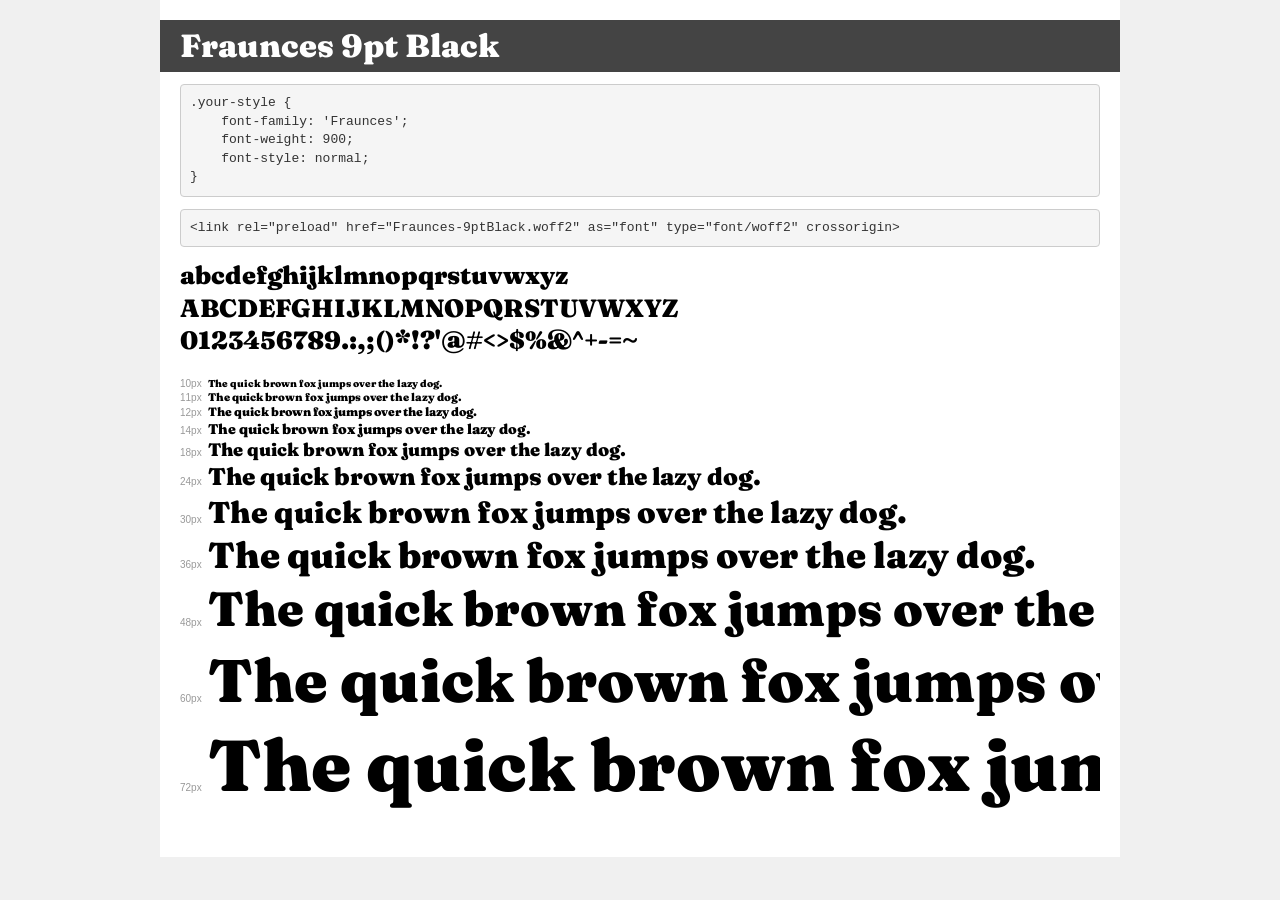
<file: assets/fonts/Fraunces9-Balck/demo.html>
<!DOCTYPE html>
<html lang="en">
<head>
    <meta charset="utf-8">
    <meta http-equiv="X-UA-Compatible" content="IE=edge">
    <meta name="viewport" content="width=device-width, initial-scale=1">
    <meta name="robots" content="noindex, noarchive">
    <meta name="format-detection" content="telephone=no">
    <title>Transfonter demo</title>
    <link href="stylesheet.css" rel="stylesheet">
    <style>
        /*
        http://meyerweb.com/eric/tools/css/reset/
        v2.0 | 20110126
        License: none (public domain)
        */
        html, body, div, span, applet, object, iframe,
        h1, h2, h3, h4, h5, h6, p, blockquote, pre,
        a, abbr, acronym, address, big, cite, code,
        del, dfn, em, img, ins, kbd, q, s, samp,
        small, strike, strong, sub, sup, tt, var,
        b, u, i, center,
        dl, dt, dd, ol, ul, li,
        fieldset, form, label, legend,
        table, caption, tbody, tfoot, thead, tr, th, td,
        article, aside, canvas, details, embed,
        figure, figcaption, footer, header, hgroup,
        menu, nav, output, ruby, section, summary,
        time, mark, audio, video {
            margin: 0;
            padding: 0;
            border: 0;
            font-size: 100%;
            font: inherit;
            vertical-align: baseline;
        }
        /* HTML5 display-role reset for older browsers */
        article, aside, details, figcaption, figure,
        footer, header, hgroup, menu, nav, section {
            display: block;
        }
        body {
            line-height: 1;
        }
        ol, ul {
            list-style: none;
        }
        blockquote, q {
            quotes: none;
        }
        blockquote:before, blockquote:after,
        q:before, q:after {
            content: '';
            content: none;
        }
        table {
            border-collapse: collapse;
            border-spacing: 0;
        }
        /* demo styles */
        body {
            background: #f0f0f0;
            color: #000;
        }
        .page {
            background: #fff;
            width: 920px;
            margin: 0 auto;
            padding: 20px 20px 0 20px;
            overflow: hidden;
        }
        .font-container {
            overflow-x: auto;
            overflow-y: hidden;
            margin-bottom: 40px;
            line-height: 1.3;
            white-space: nowrap;
            padding-bottom: 5px;
        }
        h1 {
            position: relative;
            background: #444;
            font-size: 32px;
            color: #fff;
            padding: 10px 20px;
            margin: 0 -20px 12px -20px;
        }
        .letters {
            font-size: 25px;
            margin-bottom: 20px;
        }
        .s10:before {
            content: '10px';
        }
        .s11:before {
            content: '11px';
        }
        .s12:before {
            content: '12px';
        }
        .s14:before {
            content: '14px';
        }
        .s18:before {
            content: '18px';
        }
        .s24:before {
            content: '24px';
        }
        .s30:before {
            content: '30px';
        }
        .s36:before {
            content: '36px';
        }
        .s48:before {
            content: '48px';
        }
        .s60:before {
            content: '60px';
        }
        .s72:before {
            content: '72px';
        }
        .s10:before, .s11:before, .s12:before, .s14:before,
        .s18:before, .s24:before, .s30:before, .s36:before,
        .s48:before, .s60:before, .s72:before {
            font-family: Arial, sans-serif;
            font-size: 10px;
            font-weight: normal;
            font-style: normal;
            color: #999;
            padding-right: 6px;
        }
        pre {
            display: block;
            padding: 9px;
            margin: 0 0 12px;
            font-family: Monaco, Menlo, Consolas, "Courier New", monospace;
            font-size: 13px;
            line-height: 1.428571429;
            color: #333;
            font-weight: normal;
            font-style: normal;
            background-color: #f5f5f5;
            border: 1px solid #ccc;
            overflow-x: auto;
            border-radius: 4px;
        }
        /* responsive */
        @media (max-width: 959px) {
            .page {
                width: auto;
                margin: 0;
            }
        }
    </style>
</head>
<body>
<div class="page">
    <div class="demo">
        <h1 style="font-family: 'Fraunces'; font-weight: 900; font-style: normal;">Fraunces 9pt Black</h1>
        <pre title="Usage">.your-style {
    font-family: 'Fraunces';
    font-weight: 900;
    font-style: normal;
}</pre>
        <pre title="Preload (optional)">
&lt;link rel=&quot;preload&quot; href=&quot;Fraunces-9ptBlack.woff2&quot; as=&quot;font&quot; type=&quot;font/woff2&quot; crossorigin&gt;</pre>
        <div class="font-container" style="font-family: 'Fraunces'; font-weight: 900; font-style: normal;">
            <p class="letters">
                abcdefghijklmnopqrstuvwxyz<br>
ABCDEFGHIJKLMNOPQRSTUVWXYZ<br>
                0123456789.:,;()*!?'@#&lt;&gt;$%&^+-=~
            </p>
            <p class="s10" style="font-size: 10px;">The quick brown fox jumps over the lazy dog.</p>
            <p class="s11" style="font-size: 11px;">The quick brown fox jumps over the lazy dog.</p>
            <p class="s12" style="font-size: 12px;">The quick brown fox jumps over the lazy dog.</p>
            <p class="s14" style="font-size: 14px;">The quick brown fox jumps over the lazy dog.</p>
            <p class="s18" style="font-size: 18px;">The quick brown fox jumps over the lazy dog.</p>
            <p class="s24" style="font-size: 24px;">The quick brown fox jumps over the lazy dog.</p>
            <p class="s30" style="font-size: 30px;">The quick brown fox jumps over the lazy dog.</p>
            <p class="s36" style="font-size: 36px;">The quick brown fox jumps over the lazy dog.</p>
            <p class="s48" style="font-size: 48px;">The quick brown fox jumps over the lazy dog.</p>
            <p class="s60" style="font-size: 60px;">The quick brown fox jumps over the lazy dog.</p>
            <p class="s72" style="font-size: 72px;">The quick brown fox jumps over the lazy dog.</p>
        </div>
    </div>

</div>
</body>
</html>
</file>
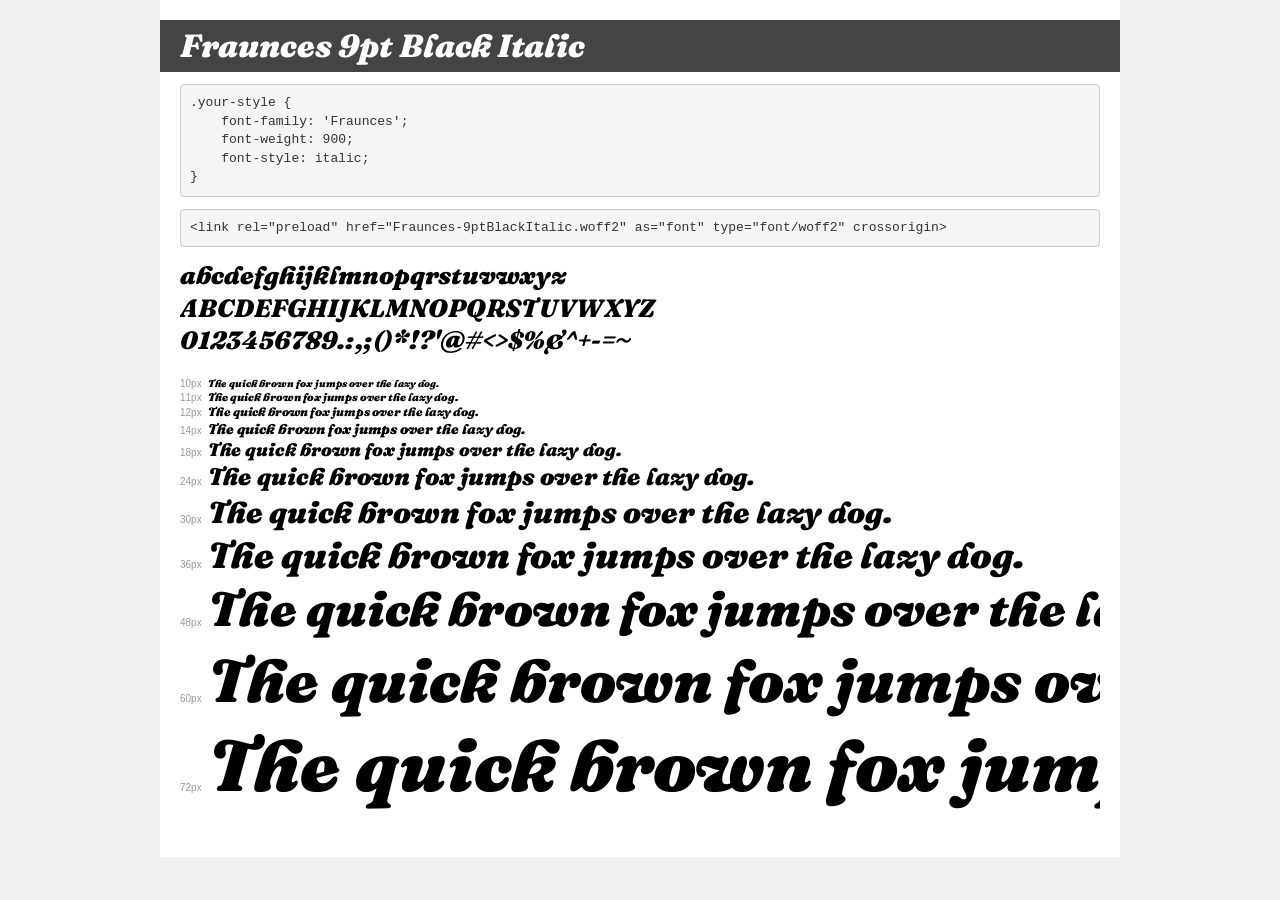
<file: assets/fonts/Fraunces9-Italic/demo.html>
<!DOCTYPE html>
<html lang="en">
<head>
    <meta charset="utf-8">
    <meta http-equiv="X-UA-Compatible" content="IE=edge">
    <meta name="viewport" content="width=device-width, initial-scale=1">
    <meta name="robots" content="noindex, noarchive">
    <meta name="format-detection" content="telephone=no">
    <title>Transfonter demo</title>
    <link href="stylesheet.css" rel="stylesheet">
    <style>
        /*
        http://meyerweb.com/eric/tools/css/reset/
        v2.0 | 20110126
        License: none (public domain)
        */
        html, body, div, span, applet, object, iframe,
        h1, h2, h3, h4, h5, h6, p, blockquote, pre,
        a, abbr, acronym, address, big, cite, code,
        del, dfn, em, img, ins, kbd, q, s, samp,
        small, strike, strong, sub, sup, tt, var,
        b, u, i, center,
        dl, dt, dd, ol, ul, li,
        fieldset, form, label, legend,
        table, caption, tbody, tfoot, thead, tr, th, td,
        article, aside, canvas, details, embed,
        figure, figcaption, footer, header, hgroup,
        menu, nav, output, ruby, section, summary,
        time, mark, audio, video {
            margin: 0;
            padding: 0;
            border: 0;
            font-size: 100%;
            font: inherit;
            vertical-align: baseline;
        }
        /* HTML5 display-role reset for older browsers */
        article, aside, details, figcaption, figure,
        footer, header, hgroup, menu, nav, section {
            display: block;
        }
        body {
            line-height: 1;
        }
        ol, ul {
            list-style: none;
        }
        blockquote, q {
            quotes: none;
        }
        blockquote:before, blockquote:after,
        q:before, q:after {
            content: '';
            content: none;
        }
        table {
            border-collapse: collapse;
            border-spacing: 0;
        }
        /* demo styles */
        body {
            background: #f0f0f0;
            color: #000;
        }
        .page {
            background: #fff;
            width: 920px;
            margin: 0 auto;
            padding: 20px 20px 0 20px;
            overflow: hidden;
        }
        .font-container {
            overflow-x: auto;
            overflow-y: hidden;
            margin-bottom: 40px;
            line-height: 1.3;
            white-space: nowrap;
            padding-bottom: 5px;
        }
        h1 {
            position: relative;
            background: #444;
            font-size: 32px;
            color: #fff;
            padding: 10px 20px;
            margin: 0 -20px 12px -20px;
        }
        .letters {
            font-size: 25px;
            margin-bottom: 20px;
        }
        .s10:before {
            content: '10px';
        }
        .s11:before {
            content: '11px';
        }
        .s12:before {
            content: '12px';
        }
        .s14:before {
            content: '14px';
        }
        .s18:before {
            content: '18px';
        }
        .s24:before {
            content: '24px';
        }
        .s30:before {
            content: '30px';
        }
        .s36:before {
            content: '36px';
        }
        .s48:before {
            content: '48px';
        }
        .s60:before {
            content: '60px';
        }
        .s72:before {
            content: '72px';
        }
        .s10:before, .s11:before, .s12:before, .s14:before,
        .s18:before, .s24:before, .s30:before, .s36:before,
        .s48:before, .s60:before, .s72:before {
            font-family: Arial, sans-serif;
            font-size: 10px;
            font-weight: normal;
            font-style: normal;
            color: #999;
            padding-right: 6px;
        }
        pre {
            display: block;
            padding: 9px;
            margin: 0 0 12px;
            font-family: Monaco, Menlo, Consolas, "Courier New", monospace;
            font-size: 13px;
            line-height: 1.428571429;
            color: #333;
            font-weight: normal;
            font-style: normal;
            background-color: #f5f5f5;
            border: 1px solid #ccc;
            overflow-x: auto;
            border-radius: 4px;
        }
        /* responsive */
        @media (max-width: 959px) {
            .page {
                width: auto;
                margin: 0;
            }
        }
    </style>
</head>
<body>
<div class="page">
    <div class="demo">
        <h1 style="font-family: 'Fraunces'; font-weight: 900; font-style: italic;">Fraunces 9pt Black Italic</h1>
        <pre title="Usage">.your-style {
    font-family: 'Fraunces';
    font-weight: 900;
    font-style: italic;
}</pre>
        <pre title="Preload (optional)">
&lt;link rel=&quot;preload&quot; href=&quot;Fraunces-9ptBlackItalic.woff2&quot; as=&quot;font&quot; type=&quot;font/woff2&quot; crossorigin&gt;</pre>
        <div class="font-container" style="font-family: 'Fraunces'; font-weight: 900; font-style: italic;">
            <p class="letters">
                abcdefghijklmnopqrstuvwxyz<br>
ABCDEFGHIJKLMNOPQRSTUVWXYZ<br>
                0123456789.:,;()*!?'@#&lt;&gt;$%&^+-=~
            </p>
            <p class="s10" style="font-size: 10px;">The quick brown fox jumps over the lazy dog.</p>
            <p class="s11" style="font-size: 11px;">The quick brown fox jumps over the lazy dog.</p>
            <p class="s12" style="font-size: 12px;">The quick brown fox jumps over the lazy dog.</p>
            <p class="s14" style="font-size: 14px;">The quick brown fox jumps over the lazy dog.</p>
            <p class="s18" style="font-size: 18px;">The quick brown fox jumps over the lazy dog.</p>
            <p class="s24" style="font-size: 24px;">The quick brown fox jumps over the lazy dog.</p>
            <p class="s30" style="font-size: 30px;">The quick brown fox jumps over the lazy dog.</p>
            <p class="s36" style="font-size: 36px;">The quick brown fox jumps over the lazy dog.</p>
            <p class="s48" style="font-size: 48px;">The quick brown fox jumps over the lazy dog.</p>
            <p class="s60" style="font-size: 60px;">The quick brown fox jumps over the lazy dog.</p>
            <p class="s72" style="font-size: 72px;">The quick brown fox jumps over the lazy dog.</p>
        </div>
    </div>

</div>
</body>
</html>
</file>
<file: css/style.css>
:root {
  --neutral-900: hsl(215, 19%, 25%);
  --neutral-500: hsl(215, 5%, 54%);
  --neutral-200: hsl(26, 11%, 87%);
  --neutral-100: hsl(40, 29%, 94%);
  --neutral-50: hsl(43, 78%, 98%);
  --neutral-0: hsl(0, 0%, 100%);
  --teal-600: hsl(179, 61%, 29%);
  --teal-300: hsl(178, 55%, 61%);
  --orange-200: hsl(25, 94%, 86%);
}
@font-face {
  font-family: "Barlow";
  src: url("../assets/fonts/Barlow-Bold.woff2") format("woff2");
  font-weight: bold;
  font-style: normal;
  font-display: swap;
}

@font-face {
  font-family: "Barlow";
  src: url("../assets/fonts/Barlow-Regular.woff2") format("woff2");
  font-weight: normal;
  font-style: normal;
  font-display: swap;
}

@font-face {
  font-family: "Fraunces 72pt Soft";
  src: url("../assets/fonts/Fraunces72ptSoft-Black.woff2") format("woff2");
  font-weight: 900;
  font-style: normal;
  font-display: swap;
}
@font-face {
  font-family: "Fraunces 9pt";
  src: url("../assets/fonts/Fraunces9-Balck/Fraunces-9ptBlack.woff2")
    format("woff2");
  font-weight: 900;
  font-style: normal;
  font-display: swap;
}
@font-face {
  font-family: "Fraunces";
  src: url("../assets/fonts/Fraunces9-Italic/Fraunces-9ptBlackItalic.woff2")
    format("woff2");
  font-weight: 900;
  font-style: italic;
  font-display: swap;
}
html {
  box-sizing: border-box;
}

*,
*::after,
*::before {
  box-sizing: border-box;
}
body {
  max-width: 1440px;
  width: 100%;
  margin: 0;
  padding: 0;
  font-family: "Barlow";
  font-size: 1rem;
  background-color: var(--neutral-50);
}
img {
  max-width: 100%;
  height: auto;
}

h1,
h2,
h3,
h4,
h5,
p {
  margin: 0;
}
ul {
  margin: 0;
  padding: 0;
  list-style: none;
}
button {
  border: 0 none transparent;
  background-color: transparent;
  cursor: pointer;
  padding: 0;
}
.container {
  max-width: 1150px;
  margin-inline: auto;
  padding-inline: 10px;
}
.plan__link {
  text-decoration: none;
  width: 218px;
  height: 57px;
  display: flex;
  flex-direction: row;
  align-items: center;
  justify-content: center;
  background: var(--teal-600);
  border-radius: 6px;
  font-family: "Fraunces 9pt";
  font-size: 18px;
  line-height: 140%;
  text-align: center;
  color: var(--neutral-50);
  cursor: pointer;
  transition: background 450ms ease-in-out;
  &:hover {
    background: var(--teal-300);
  }
  &:focus-within {
    outline-color: var(--teal-300);
    outline-offset: 4px;
  }
}
.header {
  display: flex;
  align-items: center;
  justify-content: space-between;
  padding: 40px 85px;
  .menu__button {
    display: none;
    &:hover,
    &:focus,
    &:active {
      outline-color: var(--neutral-50);
      outline-offset: 6px;
    }
  }
  nav {
    display: flex;
    align-items: center;
    column-gap: 33px;
    ul {
      display: flex;
      align-items: center;
      column-gap: 33px;
      li {
        a {
          font-weight: 700;
          font-size: 12px;
          line-height: 130%;
          letter-spacing: 0.923077px;
          text-transform: uppercase;
          text-decoration: none;
          color: var(--neutral-500);
          cursor: pointer;
          transition: color 450ms ease-in-out;
          outline: none;
          &:hover {
            color: var(--neutral-900);
          }
        }
        &:focus-within {
          outline-color: var(--neutral-50);
          outline-offset: 4px;
          /* background: var(--neutral-50); */
          box-shadow:
            0px 0px 0px 3px #fefcf7,
            0px 0px 0px 5px #0e8784;
          border-radius: 4px;
        }
      }
    }
  }
}
.main {
  .home__hero {
    width: clamp(21.438rem, calc(-4.898rem + 93.636vw), 79.375rem);
    height: clamp(31.625rem, calc(29.409rem + 7.879vw), 36.5rem);
    margin: 0 auto;
    position: relative;
    /* width: 100%; */
    overflow: hidden;
    margin-block-end: 140px;
    picture {
      .hero__img {
        width: 100%;
        height: auto;
        display: block;
        /* Помогает избежать искажения пропорций */
        object-fit: cover;
        border-radius: 24px;
      }
    }
    .home__hero-content {
      position: absolute;
      top: 50%;
      left: 6.3%;
      /* Центрирование по вертикали */
      transform: translateY(-50%);
      z-index: 2;
      /* Белый текст для контраста */
      color: var(--neutral-50);
      /* max-width: 493px; */
      max-width: clamp(18.438rem, calc(12.813rem + 20vw), 30.813rem);
      h1 {
        font-family: "Fraunces 72pt Soft";
        font-weight: 900;
        /* font-size: 72px; */
        font-size: clamp(2.5rem, calc(1.591rem + 3.232vw), 4.5rem);
        line-height: 100%;
        margin-block-end: 32px;
      }
      p {
        line-height: 160%;
        mix-blend-mode: normal;
        opacity: 0.8;
        margin-block-end: 48px;
      }
    }
  }
  .home__collection {
    position: relative;
    max-width: 1110px;
    /* Отступы сверху и снизу секции */
    padding: 100px 0;
    /* Светлый фон всей секции */
    background-color: var(--neutral-50);
    overflow: hidden;
    margin-block-end: 40px;
    h2 {
      font-family: "Fraunces 9pt";
      /* Позиционирование по центру на заднем плане */
      position: absolute;
      top: 12%;
      left: 50%;
      transform: translate(-50%, -50%);
      z-index: 1;
      text-align: center;
      margin: 0;
      width: 1110px;
      /* font-size: 150px; */
      font-size: clamp(2.5rem, calc(-0.625rem + 11.111vw), 9.375rem);
      line-height: 115px;
      color: var(--neutral-500);
      /* Эффект градиента внутри букв */
      background: linear-gradient(
        180deg,
        rgba(131, 136, 143, 0.4) 0%,
        #83888f 100%
      );
      /* -webkit-background-clip: text;
      -webkit-text-fill-color: transparent; */
      text-transform: lowercase;
      mix-blend-mode: normal;
      opacity: 0.5;
    }
    .collection__list {
      /* Выстраиваем пачки в ряд поверх текста */
      position: relative;
      z-index: 2;
      display: flex;
      align-items: center;
      justify-content: space-between;
      column-gap: 32px;
      li {
        width: 253.5px;
        img {
          display: block;
          margin-block-end: 48px;
        }
        .collection__content {
          h4 {
            font-family: "Fraunces 72pt Soft";
            font-style: normal;
            font-weight: 900;
            font-size: 24px;
            line-height: 150%;
            text-align: center;
            color: var(--neutral-900);
            margin-block-end: 24px;
          }
          p {
            font-weight: 400;
            font-size: 16px;
            line-height: 160%;
            text-align: center;
            color: var(--neutral-900);
          }
        }
      }
    }
  }
  .home__choose {
    width: 1280px;
    /* width: clamp(21.438rem, calc(-5.182rem + 94.646vw), 80rem); */
    height: 577px;
    background: hsl(213, 17%, 21%);
    border-radius: 10px;
    position: relative;
    padding: 96px 370px 0;
    margin: 0 auto 237px;
    h3 {
      font-family: "Fraunces 72pt Soft";
      font-weight: 900;
      font-size: 40px;
      line-height: 120%;
      text-align: center;
      color: var(--neutral-50);
      margin-block-end: 32px;
    }
    p {
      width: 540px;
      /* width: clamp(19.438rem, calc(12.932rem + 23.131vw), 33.75rem); */
      line-height: 160%;
      text-align: center;
      color: var(--neutral-50);
      mix-blend-mode: normal;
      opacity: 0.8;
    }
    .choose__content {
      display: flex;
      align-items: center;
      justify-content: space-between;
      column-gap: 32px;
      position: absolute;
      bottom: -17%;
      left: 6%;
      .choose__content-info {
        display: flex;
        flex-direction: column;
        align-items: center;
        justify-content: center;
        /* padding: 48px 32px; */
        width: 348.67px;
        height: 354px;
        background: var(--teal-600);
        border-radius: 8px;
        img {
          margin-block-end: 48px;
        }
        .choose__content-properties {
          color: var(--neutral-50);
          h5 {
            font-family: "Fraunces 72pt Soft";
            font-weight: 900;
            font-size: 24px;
            line-height: 150%;
            text-align: center;
            margin-block-end: 24px;
          }
          p {
            width: 284px;
            line-height: 160%;
            text-align: center;
          }
        }
      }
    }
  }
  .home__works {
    margin-block-end: 140px;
    h5 {
      font-family: "Fraunces 72pt Soft";
      font-size: 24px;
      line-height: 150%;
      color: var(--neutral-500);
      margin-block-end: 80px;
    }
    div {
      position: relative;
      padding-block-end: 80px;
      &::before {
        position: absolute;
        content: "";
        width: 810px;
        height: 1px;
        left: 30px;
        top: 15px;
        border: 2px solid var(--orange-200);
      }
      span {
        position: absolute;
        width: 31px;
        height: 31px;
        background: #fefcf7;
        border: 2px solid var(--teal-600);
        border-radius: 50%;
        &:nth-child(1) {
          top: 0;
          left: 0;
        }
        &:nth-child(2) {
          top: 0px;
          left: 415px;
        }
        &:nth-child(3) {
          top: 0px;
          left: 840px;
        }
      }
    }
    ul {
      padding-inline: 0;
      display: flex;
      align-items: center;
      justify-content: space-between;
      column-gap: 96px;
      margin-block: 0 140px;
      li {
        width: 285px;
        position: relative;
        top: 80px;
        counter-increment: numbers;
        &::before {
          position: absolute;
          content: counter(numbers, decimal-leading-zero);
          font-family: "Fraunces 9pt";
          font-size: 72px;
          line-height: 100%;
          color: var(--orange-200);
          transform: translateX(-50%);
          left: 15%;
          top: -95px;
        }
        h4 {
          max-width: 200px;
          width: 100%;
          font-family: "Fraunces 9pt";
          font-size: 32px;
          line-height: 114%;
          color: var(--neutral-900);
          margin-block-end: 40px;
          word-break: break-word;
        }
        p {
          /* width: 285px;
        height: 130px; */
          font-size: 16px;
          line-height: 160%;
          color: var(--neutral-900);
        }
      }
    }
  }
  .about__hero {
    /* width: 1270px; */
    width: clamp(21.438rem, calc(-4.898rem + 93.636vw), 79.375rem);
    /* height: 450px; */
    height: clamp(25rem, calc(23.58rem + 5.051vw), 28.125rem);
    margin: 0 auto;
    position: relative;
    overflow: hidden;
    margin-block-end: 140px;
    picture {
      .hero__img {
        width: 100%;
        height: auto;
        display: block;
        object-fit: cover;
        border-radius: 24px;
      }
    }
    .about__hero-content {
      position: absolute;
      top: 50%;
      left: 6.3%;
      transform: translateY(-50%);
      z-index: 2;
      color: var(--neutral-50);
      max-width: 445px;
      h3 {
        font-family: "Fraunces 72pt Soft";
        text-transform: capitalize;
        /* font-size: 40px; */
        font-size: clamp(1.75rem, calc(1.409rem + 1.212vw), 2.5rem);
        line-height: 140%;
        margin-block-end: 24px;
      }
      p {
        line-height: 160%;
      }
    }
  }
  .about__commitment {
    display: flex;
    align-items: center;
    column-gap: 125px;
    margin-block-end: 140px;
    picture {
      img {
        /* width: 445px; */
        width: clamp(21.438rem, calc(18.54rem + 10.303vw), 27.813rem);
        height: 520px;
        border-radius: 12px;
      }
    }
    .commitment__content {
      /* width: 540px; */
      width: clamp(21.438rem, calc(15.841rem + 19.899vw), 33.75rem);
      height: 340px;
      color: var(--neutral-900);
      h3 {
        font-family: "Fraunces 72pt Soft";
        font-size: clamp(1.75rem, calc(1.409rem + 1.212vw), 2.5rem);
        line-height: 120%;
        /* color: var(--neutral-900); */
        margin-block-end: 32px;
      }
      p {
        line-height: 160%;
        mix-blend-mode: normal;
        opacity: 0.8;
      }
    }
  }
  .about__quality {
    max-width: clamp(21.438rem, calc(-5.182rem + 94.646vw), 80rem);
    width: 100%;
    height: 434px;
    display: flex;
    align-items: center;
    justify-content: space-between;
    flex-direction: row-reverse;
    flex-wrap: wrap;
    margin: 0 auto 140px;
    padding: 80px 85px;
    background-image: url(../assets/about/desktop/bg-quality.png);
    background-repeat: no-repeat;
    background-size: cover;
    background-position: center;
    border-radius: 16px;
    picture {
      transform: translateY(-15%);
      .quality__img {
        border-radius: 8px;
      }
    }
    .quality__content {
      /* Запрешает тексту сжиматься */
      flex-shrink: 0;
      width: 540px;
      flex-basis: 540px;
      color: var(--neutral-50);
      h3 {
        width: 540px;
        font-family: "Fraunces 72pt Soft";
        font-size: clamp(1.75rem, calc(1.409rem + 1.212vw), 2.5rem);
        line-height: 120%;
        margin-block-end: 32px;
      }
      p {
        line-height: 160%;
        mix-blend-mode: normal;
        opacity: 0.8;
      }
    }
  }
  .about__headquarters {
    margin-block-end: 140px;
    h5 {
      font-family: "Fraunces 72pt Soft";
      font-size: 24px;
      line-height: 150%;
      color: var(--neutral-500);
      margin-block-end: 64px;
    }
    ul {
      padding-inline: 0;
      display: flex;
      align-items: center;
      justify-content: space-between;
      column-gap: 96px;
      li {
        width: 285px;
        img {
          margin-block-end: 40px;
        }
        h4 {
          font-family: "Fraunces 72pt Soft";
          font-size: 32px;
          line-height: 114%;
          color: var(--neutral-900);
          margin-block-end: 24px;
        }
        span {
          display: block;
          font-size: 16px;
          line-height: 160%;
          color: var(--neutral-900);
        }
      }
    }
  }
  .plan__hero {
    /* width: 1270px; */
    width: clamp(21.438rem, calc(-4.898rem + 93.636vw), 79.375rem);
    /* height: 450px; */
    height: clamp(25rem, calc(23.58rem + 5.051vw), 28.125rem);
    margin: 0 auto;
    position: relative;
    overflow: hidden;
    margin-block-end: 140px;
    picture {
      .hero__img {
        width: 100%;
        height: auto;
        display: block;
        object-fit: cover;
        border-radius: 24px;
      }
    }
    .plan__hero-content {
      position: absolute;
      top: 50%;
      left: 6.3%;
      transform: translateY(-50%);
      z-index: 2;
      color: var(--neutral-50);
      max-width: 445px;
      h3 {
        font-family: "Fraunces 72pt Soft";
        text-transform: capitalize;
        font-size: 72px;
        line-height: 140%;
        margin-block-end: 32px;
      }
      p {
        line-height: 160%;
        mix-blend-mode: normal;
        opacity: 0.8;
      }
    }
  }
  .plan__works {
    max-width: clamp(21.438rem, calc(-5.182rem + 94.646vw), 80rem);
    width: 100%;
    height: 642px;
    background-image: url(../assets/plan/desktop/bg-steps.png);
    background-repeat: no-repeat;
    background-size: cover;
    background-position: center;
    padding: 96px 80px;
    margin-block-end: 140px;
    div {
      position: relative;
      padding-block-end: 80px;
      &::before {
        position: absolute;
        content: "";
        width: 840px;
        height: 1px;
        left: 15px;
        top: 15px;
        border: 2px solid var(--orange-200);
      }
      span {
        position: absolute;
        width: 31px;
        height: 31px;
        background: transparent;
        border: 2px solid var(--teal-600);
        border-radius: 50%;
        &:nth-child(1) {
          top: 0;
          left: 0;
        }
        &:nth-child(2) {
          top: 0px;
          left: 415px;
        }
        &:nth-child(3) {
          top: 0px;
          left: 840px;
        }
      }
    }
    ul {
      padding-inline: 0;
      display: flex;
      align-items: center;
      justify-content: space-between;
      column-gap: 96px;
      margin-block: 0 140px;
      li {
        width: 285px;
        position: relative;
        top: 80px;
        counter-increment: numbers;
        &::before {
          position: absolute;
          content: counter(numbers, decimal-leading-zero);
          font-family: "Fraunces 9pt";
          font-size: 72px;
          line-height: 100%;
          color: var(--orange-200);
          transform: translateX(-50%);
          left: 15%;
          top: -95px;
        }
        h4 {
          max-width: 200px;
          width: 100%;
          font-family: "Fraunces 9pt";
          font-size: 32px;
          line-height: 114%;
          color: var(--neutral-50);
          margin-block-end: 40px;
          word-break: break-word;
        }
        p {
          /* width: 285px;
        height: 130px; */
          font-size: 16px;
          line-height: 160%;
          color: var(--neutral-50);
        }
      }
    }
  }
  .plan__subscribe {
    display: flex;
    align-items: start;
    column-gap: 128px;
    margin-block-end: 140px;
    nav {
      ul {
        li {
          font-family: "Fraunces 72pt Soft";
          font-style: normal;
          font-weight: 900;
          font-size: 24px;
          line-height: 150%;
          color: var(--neutral-500);
          /* color: var(--neutral-900); */
          display: flex;
          align-items: center;
          column-gap: 24px;
          padding-block: 24px;
          border-bottom: 1px solid rgba(131, 136, 143, 0.25);
          width: 251.81px;
          transition: color 450ms ease-in-out;
          cursor: pointer;
          &:hover {
            color: var(--neutral-900);
            opacity: 0.6;
          }
          &.pick {
            color: var(--neutral-900);
            span {
              color: var(--teal-600);
            }
          }
          span {
            font-family: "Fraunces 72pt Soft";
            font-size: 24px;
            line-height: 150%;
            color: var(--neutral-500);
          }
        }
      }
    }
    .plan__subscribe-accordion {
      display: flex;
      flex-direction: column;
      flex-wrap: nowrap;
      justify-content: flex-start;
      align-items: stretch;
      align-content: stretch;
      .subscribe__accordion-item {
        margin-block-end: 32px;
        .accordion__tiger {
          font-family: "Fraunces 72pt Soft";
          font-style: normal;
          font-weight: 900;
          font-size: 40px;
          line-height: 120%;
          width: 100%;
          color: var(--neutral-500);
          margin-block-end: 48px;
          display: flex;
          /* flex-flow: row wrap; */
          justify-content: space-between;
          align-items: center;
          .active & svg {
            rotate: 180deg;
          }
        }
        .accordion__panel {
          display: flex;
          align-items: center;
          column-gap: 23px;
          max-height: 0;
          visibility: hidden;
          .active & {
            /* отрегулируйте максимальное количество контента на вашей панели. */
            max-height: 730px;
            visibility: visible;
          }
          .accordion__panel-content {
            width: 228.06px;
            height: 202px;
            padding: 32px 24px;
            background: var(--neutral-100);
            color: var(--neutral-900);
            border-radius: 8px;
            position: relative;
            transition: background 450ms ease-in-out;
            &:hover {
              background-color: var(--orange-200);
            }
            &:focus,
            &:active {
              outline-color: var(--neutral-50);
              outline-offset: 6px;
            }
            &.active {
              background: var(--teal-600);
              color: var(--neutral-0);
            }
            .card-toggle-btn {
              /* Сбрасываем стандартные стили кнопки */
              background: none;
              border: none;
              padding: 0;
              font: inherit;
              color: inherit;
              cursor: pointer;
              font-family: "Fraunces 72pt Soft";
              font-size: 24px;
              line-height: 150%;
              margin-block-end: 24px;
              &::after {
                content: "";
                position: absolute;
                top: 0;
                right: 0;
                bottom: 0;
                left: 0;
                /* Кнопка перекроет весь блок для клика */
                z-index: 1;
              }
            }
            /* h4 {
            } */
            p {
              line-height: 160%;
            }
          }
        }
      }
      /* Дополнение в CSS для скрытия аккордеона помола */
      .subscribe__accordion-item.disabled-accordion {
        opacity: 0.3;
        /* Пользователь не сможет его открыть */
        pointer-events: none; 
      }
      .subscribe__accordion-summary {
        display: flex;
        flex-direction: column;
        align-items: flex-start;
        padding: 48px 64px;
        gap: 8px;
        isolation: isolate;
        width: 730px;
        height: 202px;
        background: var(--neutral-900);
        margin-block-end: 48px;
        .summary__title {
          line-height: 160%;
          text-transform: uppercase;
          color: var(--neutral-0);
          mix-blend-mode: normal;
          opacity: 0.5;
          margin-block-end: 8px;
        }
        .summary__text {
          font-family: "Fraunces 72pt Soft";
          font-size: 24px;
          line-height: 167%;
          color: var(--neutral-0);
        }
      }
      .plan__link {
        align-self: flex-end;
        &.disabled {
          pointer-events: none;
          cursor: not-allowed;
          background: var(--neutral-200);
        }
      }
    }
  }
}
.footer {
  max-width: 1280px;
  width: 100%;
  min-height: 120px;
  background: var(--neutral-900);
  display: flex;
  align-items: center;
  justify-content: space-between;
  margin: 0 auto 40px;
  padding: 48px 80px;
  .footer__logo {
    svg path:nth-child(1) {
      fill: var(--neutral-0);
    }
  }
  nav {
    ul {
      display: flex;
      align-items: center;
      justify-content: space-between;
      column-gap: 32px;
      li {
        a {
          text-decoration: none;
          font-size: 12px;
          line-height: 130%;
          letter-spacing: 0.923077px;
          text-transform: uppercase;
          color: var(--neutral-500);
          cursor: pointer;
          transition: color 450ms ease-in-out;
          &:hover {
            color: var(--neutral-0);
          }
        }
      }
    }
  }
  .footer__social {
    display: flex;
    align-items: center;
    column-gap: 24px;
    svg path {
      transition: fill 450ms ease-in-out;
      &:hover {
        fill: var(--orange-200);
      }
    }
  }
}

@media (width <= 768px) {
  .container {
    max-width: 724px;
  }
  .header {
    padding-inline: 32px;
  }
  .main {
    .home__hero {
      margin-block-end: 80px;
    }
    .home__collection {
      max-width: 704px;
      /* Уменьшаем отступы секции и добавляем боковые поля */
      padding: 60px 20px;
      margin-block-end: 20px;
      h2 {
        top: 6%;
      }
      .collection__list {
        flex-direction: column;
        gap: 24px 0;
        li {
          width: 704px;
          display: flex;
          align-items: center;
          justify-content: space-around;
          column-gap: 32px;
          img {
            width: 235.5px;
            margin-block-end: 0;
          }
          .collection__content {
            width: 300px;
            h4 {
              text-align: start;
            }
            p {
              text-align: start;
            }
          }
        }
      }
    }
    .home__choose {
      /* width: 704px; */
      width: clamp(21.438rem, calc(-10.491rem + 113.522vw), 44rem);
      padding: 64px 82px 0;
      margin-block-end: 403px;
      .choose__content {
        bottom: -50%;
        flex-direction: column;
        gap: 24px 0;
        .choose__content-info {
          /* width: 573px; */
          width: clamp(17.5rem, calc(-8.414rem + 92.138vw), 35.813rem);
          height: 188px;
          flex-direction: row;
          column-gap: 48px;
          padding: 40px 48px;
          img {
            margin: 0;
          }
          .choose__content-properties {
            h5 {
              text-align: start;
              margin-block-end: 20px;
            }
            p {
              /* width: 369px; */
              width: clamp(15rem, calc(3.591rem + 40.566vw), 23.063rem);
              text-align: start;
            }
          }
        }
      }
    }
    .home__works {
      margin-block-end: 80px;
      div {
        &::before {
          width: 500px;
        }
        span {
          &:nth-child(2) {
            left: 250px;
          }
          &:nth-child(3) {
            left: 520px;
          }
        }
      }
      ul {
        column-gap: 20px;
        margin-block-end: 64px;
        li {
          width: 221px;
          height: 406px;
          h4 {
            margin-block-start: 0;
          }
        }
      }
    }
    .about__hero {
      margin-block-end: 96px;
      .about__hero-content {
        max-width: clamp(18.938rem, calc(6.379rem + 44.654vw), 27.813rem);
      }
    }
    .about__commitment {
      column-gap: 48px;
      margin-block-end: 96px;
      picture {
        img {
          height: clamp(25rem, calc(14.387rem + 37.736vw), 32.5rem);
        }
      }
      .commitment__content {
        height: 444px;
      }
    }
    .about__quality {
      flex-wrap: nowrap;
      flex-direction: column;
      height: 399px;
      background-image: url("../assets/about/tablet/bg-quality.png");
      margin-block: 290px 96px;
      padding-inline: 0;
      picture {
        transform: translate(0, -75%);
      }
      .quality__content {
        flex-basis: 0;
        transform: translate(-15px, -180px);
        h3 {
          text-align: center;
          margin-block-end: 20px;
        }
        p {
          text-align: center;
        }
      }
    }
    .about__headquarters {
      margin-block-end: 96px;
      h5 {
        margin-block-end: 64px;
      }
      ul {
        column-gap: 67.5px;
        li {
          &:nth-child(1) {
            /* Запрещает тексту сжиматься,
            для того чтобы заголовок был в 1 строку */
            flex-shrink: 0;
            width: 267px;
          }
        }
      }
    }
    .plan__hero {
      margin-block-end: 80px;
      .plan__hero-content {
        max-width: clamp(18.938rem, calc(6.379rem + 44.654vw), 27.813rem);
        h3 {
          font-size: clamp(2.5rem, calc(1.591rem + 3.232vw), 4.5rem);
        }
      }
    }
    .plan__works {
      max-width: 704px;
      background-image: url("../assets/plan/tablet/bg-steps.png");
      padding: 64px 32px;
      margin-block-end: 80px;
      div {
        &::before {
          width: 520px;
        }
        span {
          &:nth-child(2) {
            left: 250px;
          }
          &:nth-child(3) {
            left: 520px;
          }
        }
      }
      ul {
        column-gap: 32px;
        margin-block-end: 64px;
        li {
          width: 192px;
          height: 401px;
          h4 {
            margin-block-start: 0;
          }
        }
      }
    }
    .plan__subscribe {
      flex-direction: column;
      gap: 64px 0;
      margin-block-end: 80px;
      nav {
        ul {
          li {
            padding-block: 20px;
          }
        }
      }
      .plan__subscribe-accordion {
        .subscribe__accordion-item {
          .accordion__tiger {
            font-size: clamp(1.75rem, calc(0.689rem + 3.774vw), 2.5rem);
            max-width: 704px;
            margin-block-end: 32px;
          }
          .accordion__panel {
            column-gap: 24px;
            .accordion__panel-content {
              width: 218.67px;
              height: 170px;
              padding: 20px;
              .card-toggle-btn {
                margin-block-end: 16px;
              }
            }
          }
        }
        .subscribe__accordion-summary {
          padding-block: 48px;
        }
      }
    }
  }
  .footer {
    padding: 40px 20px;
    nav {
      ul {
        column-gap: 20px;
      }
    }
    .footer__social {
      column-gap: 20px;
    }
  }
}

@media (width <= 450px) {
  .container {
    max-width: 363px;
  }
  .plan__link {
    margin: 0 auto;
  }
  .header {
    position: relative;
    padding: 24px 16px 32px;
    .open__button {
      display: block;
    }
    nav {
      width: 375px;
      height: 577px;
      visibility: hidden;
      position: absolute;
      z-index: 5;
      top: 50px;
      left: 8%;
      justify-content: center;
      align-items: start;
      background: linear-gradient(
        360deg,
        rgba(254, 252, 247, 0.504981) 0%,
        #fefcf7 55.94%
      );
      transform: matrix(1, 0, 0, 1, 0, 0);
      padding-block-start: 80px;
      ul {
        flex-direction: column;
        gap: 32px 0;
        li {
          a {
            font-family: "Fraunces 9pt";
            font-weight: 900;
            font-size: 24px;
            line-height: 32px;
            text-align: center;
            color: var(--neutral-900);
          }
        }
      }
    }
  }
  .menu__active nav {
    visibility: visible;
  }
  .menu__active .open__button {
    display: none;
  }
  .menu__active .close__button {
    display: block;
  }
  .main {
    .home__hero {
      margin-block-end: 80.2px;
      .main__hero-content {
        h1 {
          text-align: center;
        }
        p {
          text-align: center;
        }
      }
    }
    .home__collection {
      h2 {
        top: 2%;
      }
      .collection__list {
        row-gap: 32px;
        li {
          width: 343px;
          flex-direction: column;
          gap: 24px 0;
          .collection__content {
            width: 343px;
            h4 {
              text-align: center;
            }
            p {
              text-align: center;
            }
          }
        }
      }
    }
    .home__choose {
      /* width: 343px; */
      padding-inline: 16px;
      margin-block-end: 752px;
      p {
        width: 311px;
      }
      .choose__content {
        bottom: -113%;
        .choose__content-info {
          /* width: 280px; */
          height: 258.85px;
          flex-direction: column;
          gap: 24px 0;
          padding: 24px 20px;
          .choose__content-properties {
            h5 {
              text-align: center;
            }
            p {
              /* width: 240px; */
              text-align: center;
            }
          }
        }
      }
    }
    .home__works {
      h5 {
        text-align: center;
        margin-block-end: 64px;
      }
      div {
        display: none;
      }
      ul {
        flex-direction: column;
        gap: 40px 0;
        li {
          width: 343px;
          height: 296px;
          &::before {
            left: 50%;
          }
          h4 {
            max-width: inherit;
            text-align: center;
            margin-block-end: 24px;
          }
          p {
            text-align: center;
          }
        }
      }
    }
    .about__hero {
      margin-block-end: 80px;
      .about__hero-content {
        h3 {
          text-align: center;
        }
        p {
          text-align: center;
        }
      }
    }
    .about__commitment {
      flex-direction: column;
      gap: 48px 0;
      margin-block-end: 80px;
      .commitment__content {
        h3 {
          text-align: center;
          margin-block-end: 20px;
        }
        p {
          text-align: center;
        }
      }
    }
    .about__quality {
      height: 508px;
      margin-block: 180px 80px;
      background-image: url(../assets/about/mobile/bg-quality.png);
      picture {
        transform: translate(0, -66%);
        img {
          width: 280px;
          height: 156px;
        }
      }
      .quality__content {
        width: 303px;
        transform: translate(0, -88px);
        h3 {
          width: 303px;
          margin-block-end: 32px;
        }
      }
    }
    .about__headquarters {
      margin-block-end: 80px;
      h5 {
        margin-block-end: 64px;
        text-align: center;
      }
      ul {
        flex-direction: column;
        gap: 24px 0;
        li {
          width: 343px;
          img {
            display: block;
            margin: 0 auto 32px;
          }
          h4 {
            text-align: center;
          }
          span {
            text-align: center;
          }
        }
      }
    }
    .plan__hero {
      margin-block-end: 64px;
      .plan__hero-content {
        h3 {
          text-align: center;
          margin-block-end: 20px;
        }
        p {
          text-align: center;
        }
      }
    }
    .plan__works {
      max-width: 343px;
      height: 1055px;
      background-image: url("../assets/plan/mobile/bg-steps.png");
      padding: 48px 16px;
      margin-block-end: 64px;
      div {
        display: none;
      }
      ul {
        flex-direction: column;
        gap: 40px 0;
        li {
          width: 311px;
          height: 323px;
          &::before {
            left: 50%;
          }
          h4 {
            max-width: inherit;
            text-align: center;
            margin-block-end: 24px;
          }
          p {
            text-align: center;
          }
        }
      }
    }
    .plan__subscribe {
      max-width: 343px;
      .plan__subscribe-accordion {
        .subscribe__accordion-item {
          .accordion__tiger {
            max-width: 343px;
            text-align: left;
            span {
              width: 303px;
              text-wrap: balance;
            }
          }
          .accordion__panel {
            flex-direction: column;
            align-items: flex-start;
            gap: 16px 0;
            .active & {
              max-height: 464px;
            }
            .accordion__panel-content {
              width: 343px;
              height: 144px;
            }
          }
        }
        .subscribe__accordion-summary {
          width: 343px;
          height: 274px;
          padding-inline: 24px;
          margin-block-end: 32px;
        }
        .plan__link {
          align-self: center;
        }
      }
    }
  }
  .footer {
    flex-direction: column;
    row-gap: 24px;
    padding-inline: 43px;
    margin-block-end: 24px;
  }
}
</file>
<file: assets/fonts/stylesheet.css>
@font-face {
    font-family: 'Barlow';
    src: url('Barlow-Bold.woff2') format('woff2');
    font-weight: bold;
    font-style: normal;
    font-display: swap;
}

@font-face {
    font-family: 'Barlow';
    src: url('Barlow-Regular.woff2') format('woff2');
    font-weight: normal;
    font-style: normal;
    font-display: swap;
}

@font-face {
    font-family: 'Fraunces 72pt Soft';
    src: url('Fraunces72ptSoft-Black.woff2') format('woff2');
    font-weight: 900;
    font-style: normal;
    font-display: swap;
}
</file>
<file: assets/fonts/Fraunces9-Balck/stylesheet.css>
@font-face {
    font-family: 'Fraunces';
    src: url('Fraunces-9ptBlack.woff2') format('woff2');
    font-weight: 900;
    font-style: normal;
    font-display: swap;
}
</file>
<file: assets/fonts/Fraunces9-Italic/stylesheet.css>
@font-face {
    font-family: 'Fraunces';
    src: url('Fraunces-9ptBlackItalic.woff2') format('woff2');
    font-weight: 900;
    font-style: italic;
    font-display: swap;
}
</file>
